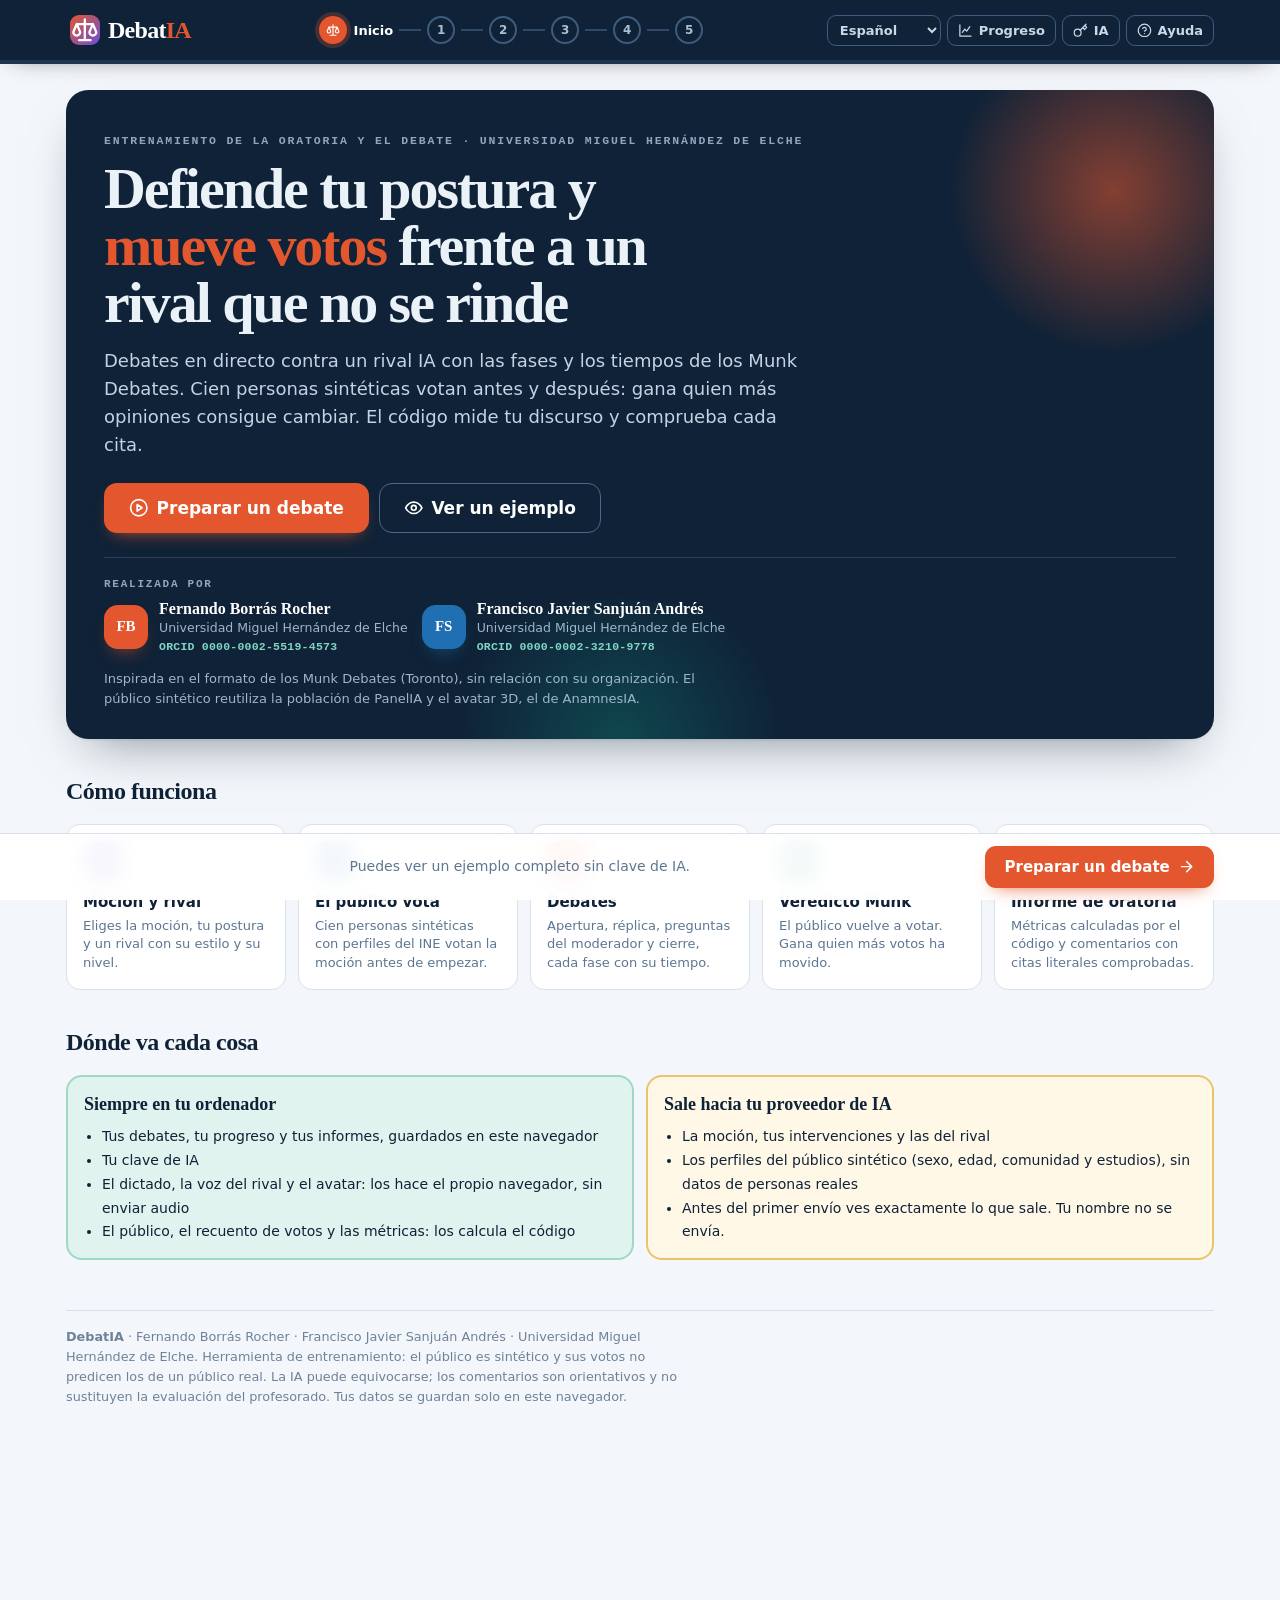
<file: index.html>
<!DOCTYPE html>
<html lang="es"><head><meta charset="utf-8"><meta name="viewport" content="width=device-width,initial-scale=1"><meta name="theme-color" content="#0F2237">
<meta http-equiv="Content-Security-Policy" content="default-src 'none'; script-src 'unsafe-inline'; style-src 'unsafe-inline' https://fonts.googleapis.com; font-src https://fonts.gstatic.com; img-src data: blob:; media-src blob: data:; connect-src https://api.openai.com https://generativelanguage.googleapis.com https://api.anthropic.com 'self' blob:; base-uri 'none'; form-action 'none'">
<meta name="author" content="Fernando Borrás Rocher; Francisco Javier Sanjuán Andrés">
<meta name="description" content="Debate en directo contra un rival IA sobre una moción, con fases y tiempos al estilo de los Munk Debates. Un panel de 100 personas sintéticas vota antes y después: gana quien más votos mueve. El código mide tu discurso y comprueba cada cita.">
<title>DebatIA · Entrenador de oratoria con debates al estilo Munk</title><link rel="preconnect" href="https://fonts.googleapis.com">
<link rel="preconnect" href="https://fonts.gstatic.com" crossorigin>
<link href="https://fonts.googleapis.com/css2?family=Bricolage+Grotesque:opsz,wght@12..96,500;12..96,700;12..96,800&family=Instrument+Sans:ital,wght@0,400;0,500;0,600;0,700;1,400&family=JetBrains+Mono:wght@400;600&display=swap" rel="stylesheet">

<style>
:root{
  --tinta:#0F2237; --acero:#2E4B6B; --acero-claro:#7C93AC; --gris:#5D7691;
  --papel:#F3F6FA; --blanco:#FFFFFF; --linea:#D8E0E9; --linea-2:#E8EEF4;
  --brasa:#E4572E; --brasa-osc:#C9441F; --brasa-suave:#FDEBE4;
  --forjado:#0E7C6B; --forjado-suave:#E0F3EE; --aviso:#8A3617;
  --c-ctx:#1F6FB2; --c-comp:#6B4FD8; --c-rda:#0E8C7A; --c-tema:#C98200; --c-eval:#E4572E; --c-final:#2E4B6B;
  --sombra:0 1px 0 rgba(15,34,55,.05), 0 14px 34px -22px rgba(15,34,55,.45);
  --sombra-alta:0 2px 0 rgba(15,34,55,.04), 0 22px 50px -24px rgba(15,34,55,.55);
  --r:14px;
  --display:"Bricolage Grotesque",Georgia,serif;
  --texto:"Instrument Sans",system-ui,-apple-system,"Segoe UI",sans-serif;
  --mono:"JetBrains Mono",ui-monospace,monospace;
}
*{box-sizing:border-box}
html,body{margin:0;padding:0}
body{background:var(--papel);color:var(--tinta);font-family:var(--texto);font-size:16px;line-height:1.55;-webkit-font-smoothing:antialiased;padding-bottom:84px}
a{color:var(--acero)}
:focus-visible{outline:3px solid var(--brasa);outline-offset:2px;border-radius:6px}
.hidden{display:none!important}
svg.i{width:1.15em;height:1.15em;vertical-align:-.2em;fill:none;stroke:currentColor;stroke-width:2;stroke-linecap:round;stroke-linejoin:round;flex:none}
code{font-family:var(--mono);font-size:.85em;background:var(--linea-2);padding:1px 5px;border-radius:5px}

/* Barra superior */
.topbar{position:sticky;top:0;z-index:40;background:var(--tinta);color:#EAF1F7;box-shadow:0 6px 24px -14px rgba(0,0,0,.6)}
.tb-in{max-width:1180px;margin:0 auto;padding:10px 16px;display:flex;align-items:center;gap:14px}
.logo{background:none;border:0;color:#fff;font-family:var(--display);font-weight:800;font-size:24px;letter-spacing:-.03em;cursor:pointer;padding:2px 4px;display:flex;align-items:center;gap:8px}
.logo em{font-style:normal;color:var(--brasa)}
.logo .anv{width:30px;height:30px;border-radius:9px;background:var(--brasa);display:grid;place-items:center;color:#fff}
.stepper{flex:1;display:flex;align-items:center;justify-content:center;min-width:0}
.sdot{display:flex;align-items:center;gap:7px;background:none;border:0;color:#8FA7BE;font:600 13px var(--texto);padding:6px;cursor:pointer;border-radius:10px;white-space:nowrap}
.sdot:disabled{cursor:not-allowed;opacity:.45}
.sdot .n{width:28px;height:28px;border-radius:50%;display:grid;place-items:center;border:2px solid #3E5C7D;font-size:12px;color:#A9C0D4;transition:all .2s}
.sdot .n svg{width:14px;height:14px}
.sdot[data-state="done"] .n{background:var(--forjado);border-color:var(--forjado);color:#fff}
.sdot[data-state="now"]{color:#fff}
.sdot[data-state="now"] .n{background:var(--brasa);border-color:var(--brasa);color:#fff;box-shadow:0 0 0 4px rgba(228,87,46,.25)}
.sdot:not(:disabled):hover{background:rgba(255,255,255,.06)}
.sline{flex:0 1 26px;height:2px;background:#2F4A68;min-width:6px}
.sline.on{background:var(--forjado)}
.tb-tools{display:flex;gap:6px}
.tb-btn{background:transparent;border:1px solid #3E5C7D;color:#C9D8E6;border-radius:9px;padding:6px 10px;font:600 13px var(--texto);cursor:pointer;display:flex;align-items:center;gap:6px}
.tb-btn:hover{border-color:var(--brasa);color:#fff}
.progress{height:4px;background:#1E3550}
.progress span{display:block;height:100%;width:0;background:linear-gradient(90deg,var(--brasa),#F59E0B);transition:width .4s}
@media(max-width:960px){.sdot .lbl{display:none}.sdot[data-state="now"] .lbl{display:inline}}
@media(max-width:720px){
  .tb-in{flex-wrap:wrap;gap:8px}
  .stepper{order:3;flex-basis:100%;justify-content:space-between}
  .sdot[data-state="now"] .lbl{display:none}
  .tb-btn .lbl{display:none}
}

/* Pantallas */
main{max-width:1180px;margin:0 auto;padding:26px 16px 40px}
.screen{display:none}
.screen.on{display:block}
@media(prefers-reduced-motion:no-preference){.screen.on{animation:rise .35s cubic-bezier(.2,.7,.3,1) both}@keyframes rise{from{opacity:0;transform:translateY(10px)}to{opacity:1;transform:none}}}
.sh{display:flex;gap:18px;align-items:flex-start;margin:4px 0 22px}
.sh-ico{width:64px;height:64px;border-radius:18px;background:var(--c,var(--brasa));color:#fff;display:grid;place-items:center;flex:none;box-shadow:0 12px 24px -14px var(--c,var(--brasa))}
.sh-ico svg{width:32px;height:32px}
.sh-step{font:600 12px var(--mono);letter-spacing:.12em;text-transform:uppercase;color:var(--acero-claro);margin:4px 0}
.sh h2{font-family:var(--display);font-weight:800;font-size:clamp(26px,3.6vw,38px);letter-spacing:-.025em;line-height:1.05;margin:0 0 6px}
.sh-lede{margin:0;color:var(--gris);font-size:16.5px;max-width:70ch}
@media(max-width:600px){.sh-ico{width:48px;height:48px;border-radius:14px}.sh-ico svg{width:24px;height:24px}}

.card{background:var(--blanco);border:1px solid var(--linea);border-radius:var(--r);box-shadow:var(--sombra);padding:20px;margin-bottom:18px}
.card h3{font-family:var(--display);font-weight:700;font-size:19px;letter-spacing:-.01em;margin:0 0 4px;display:flex;align-items:center;gap:9px}
.card h3 .num{width:26px;height:26px;border-radius:8px;background:var(--tinta);color:#fff;font:700 13px var(--mono);display:grid;place-items:center}
.card .sub{margin:0 0 14px;color:var(--gris);font-size:14px}
.grid2{display:grid;grid-template-columns:1fr 1fr;gap:14px}
.cols{display:grid;grid-template-columns:minmax(0,1.45fr) minmax(0,1fr);gap:20px;align-items:start}
.sticky{position:sticky;top:96px}
@media(max-width:900px){.cols{grid-template-columns:1fr}.sticky{position:static}}
@media(max-width:640px){.grid2{grid-template-columns:1fr}}

label,.lab{display:block;font-size:13.5px;font-weight:600;margin:0 0 6px;color:var(--acero)}
label small,.lab small{font-weight:500;color:var(--acero-claro)}
input[type=text],input[type=password],input[type=number],textarea,select{width:100%;padding:11px 13px;border:1.5px solid var(--linea);border-radius:10px;font-family:var(--texto);font-size:15px;color:var(--tinta);background:#fff;transition:border-color .15s,box-shadow .15s}
input:focus,textarea:focus,select:focus{outline:none;border-color:var(--acero-claro);box-shadow:0 0 0 4px rgba(124,147,172,.18)}
input.bad{border-color:var(--brasa);box-shadow:0 0 0 4px rgba(228,87,46,.15)}
textarea{resize:vertical;min-height:96px;line-height:1.5}
input::placeholder,textarea::placeholder{color:#9DB0C2}
.field{margin-bottom:16px}
.help{font-size:12.8px;color:var(--gris);margin:6px 0 0}
.help b{color:var(--acero)}

button{font-family:var(--texto);cursor:pointer}
.btn{display:inline-flex;align-items:center;gap:8px;border-radius:11px;font-weight:600;font-size:15px;border:1.5px solid transparent;padding:11px 18px;transition:transform .08s,background .15s,border-color .15s;text-decoration:none;line-height:1.2}
.btn:active{transform:translateY(1px)}
.btn-primary{background:var(--brasa);color:#fff;box-shadow:0 8px 18px -10px var(--brasa)}
.btn-primary:hover{background:var(--brasa-osc)}
.btn-big{font-size:17px;padding:14px 24px;border-radius:13px}
.btn-dark{background:var(--tinta);color:#fff}
.btn-dark:hover{background:#1c3656}
.btn-ghost{background:#fff;border-color:var(--linea);color:var(--acero)}
.btn-ghost:hover{border-color:var(--acero-claro);background:#F7FAFC}
.btn-ok{background:var(--forjado);color:#fff}
.btn-ok:hover{background:#0b6457}
.btn-word{background:#2B579A;color:#fff}
.btn-word:hover{background:#1e3f7a}
.btn-sm{padding:7px 12px;font-size:13.5px;border-radius:9px}
.btn:disabled{opacity:.55;cursor:not-allowed}
.actions{display:flex;gap:10px;flex-wrap:wrap;align-items:center}

.chips{display:flex;gap:8px;flex-wrap:wrap}
.chip{background:#fff;border:1.5px solid var(--linea);border-radius:999px;padding:7px 13px;font-size:13.5px;color:var(--acero);cursor:pointer;display:inline-flex;align-items:center;gap:6px;line-height:1.25;text-align:left}
.chip:hover{border-color:var(--brasa);color:var(--brasa)}
.chip[aria-pressed="true"]{background:var(--tinta);border-color:var(--tinta);color:#fff}
.chip.mini-ex{font-size:12.5px;padding:4px 10px;border-style:dashed}
.seg{display:flex;flex-wrap:wrap;gap:6px}
.seg button{border:1.5px solid var(--linea);background:#fff;border-radius:9px;padding:7px 11px;font-size:13.5px;font-weight:600;color:var(--acero)}
.seg button:hover{border-color:var(--acero-claro)}
.seg button[aria-pressed="true"]{background:var(--tinta);border-color:var(--tinta);color:#fff}

.meto{display:grid;grid-template-columns:repeat(auto-fill,minmax(180px,1fr));gap:8px}
.meto button{text-align:left;background:#fff;border:1.5px solid var(--linea);border-radius:12px;padding:10px 12px;color:var(--tinta)}
.meto button b{display:block;font-size:14px}
.meto button span{display:block;font-size:12.3px;color:var(--gris);line-height:1.35;margin-top:2px}
.meto button:hover{border-color:var(--acero-claro)}
.meto button[aria-pressed="true"]{border-color:var(--tinta);box-shadow:0 0 0 2px var(--tinta);background:var(--papel)}

.tip{display:flex;gap:12px;background:#FFF8E6;border:1px solid #F3DDA0;border-radius:12px;padding:13px 15px;font-size:14px;color:#6B4E00;margin-bottom:18px}
.tip svg{width:22px;height:22px;color:#C98200;flex:none;margin-top:1px}
.tip strong{color:#523B00}
.aviso{background:var(--brasa-suave);border:1px solid #F3C7B5;border-radius:12px;padding:13px 15px;font-size:14px;color:var(--aviso);margin-bottom:16px}
.okbox{background:var(--forjado-suave);border:1px solid #A9DCCF;border-radius:12px;padding:13px 15px;font-size:14px;color:#0B5A4E;margin-bottom:16px;display:flex;gap:12px;align-items:center;flex-wrap:wrap}

/* Inicio */
.hero{background:var(--tinta);color:#EAF1F7;border-radius:22px;padding:40px 36px;position:relative;overflow:hidden;margin-bottom:26px;box-shadow:var(--sombra-alta)}
.hero::before{content:"";position:absolute;right:-80px;top:-80px;width:360px;height:360px;border-radius:50%;background:radial-gradient(circle,rgba(228,87,46,.55),transparent 65%)}
.hero::after{content:"";position:absolute;left:30%;bottom:-140px;width:420px;height:280px;border-radius:50%;background:radial-gradient(circle,rgba(14,140,122,.35),transparent 65%)}
.hero>*{position:relative;z-index:1}
@media(max-width:600px){.hero{padding:28px 20px;border-radius:18px}}
.eyebrow{font:600 11.5px var(--mono);letter-spacing:.16em;text-transform:uppercase;color:#8FA7BE;margin:0 0 14px}
.hero h1{font-family:var(--display);font-weight:800;font-size:clamp(34px,5.4vw,58px);line-height:.98;letter-spacing:-.035em;margin:0 0 16px;max-width:17ch}
.hero h1 em{font-style:normal;color:var(--brasa)}
.hero p.lede{max-width:62ch;font-size:18px;color:#C3D3E2;margin:0 0 24px}
.hero .actions .btn-ghost{background:transparent;color:#fff;border-color:#4A6787}
.hero .actions .btn-ghost:hover{border-color:#fff}
.draft{margin-top:18px;background:rgba(255,255,255,.07);border:1px solid rgba(255,255,255,.18);border-radius:12px;padding:12px 14px;display:flex;gap:12px;align-items:center;flex-wrap:wrap;font-size:14.5px}
.sec-title{font-family:var(--display);font-weight:800;font-size:24px;letter-spacing:-.02em;margin:34px 0 6px}
.sec-sub{color:var(--gris);margin:0 0 16px}
.journey{display:grid;grid-template-columns:repeat(4,1fr);gap:12px}
.jstop{background:#fff;border:1px solid var(--linea);border-radius:14px;padding:16px;position:relative}
.jstop .ji{width:40px;height:40px;border-radius:12px;display:grid;place-items:center;color:#fff;background:var(--c);margin-bottom:10px}
.jstop .ji svg{width:20px;height:20px}
.jstop b{display:block;font-size:15px;margin-bottom:2px}
.jstop span{display:block;font-size:13px;color:var(--gris);line-height:1.45}
.jstop .jn{position:absolute;top:12px;right:14px;font:700 12px var(--mono);color:var(--acero-claro)}
@media(max-width:900px){.journey{grid-template-columns:1fr 1fr}}
@media(max-width:480px){.journey{grid-template-columns:1fr}}

.parts{display:grid;grid-template-columns:repeat(auto-fill,minmax(250px,1fr));gap:10px}
.part{display:flex;gap:12px;align-items:flex-start;background:#fff;border:1px solid var(--linea);border-radius:12px;padding:12px 14px}
.part .pi{width:34px;height:34px;border-radius:10px;background:color-mix(in srgb,var(--c) 14%,#fff);color:var(--c);display:grid;place-items:center;flex:none}
.part b{display:block;font-size:14.5px}
.part span{display:block;font-size:12.8px;color:var(--gris);line-height:1.4}

.examples{display:grid;grid-template-columns:repeat(auto-fill,minmax(230px,1fr));gap:14px}
.excard{background:#fff;border:1px solid var(--linea);border-radius:16px;padding:16px;display:flex;flex-direction:column;gap:8px;box-shadow:var(--sombra);position:relative;overflow:hidden;text-align:left;font:inherit;color:inherit;cursor:pointer;transition:transform .15s,box-shadow .15s}
.excard:hover{transform:translateY(-3px);box-shadow:var(--sombra-alta)}
.excard::before{content:"";position:absolute;left:0;top:0;right:0;height:5px;background:var(--c)}
.excard .emo{font-size:32px;line-height:1}
.excard .area{font:700 11px var(--mono);letter-spacing:.1em;text-transform:uppercase;color:var(--acero-claro)}
.excard b{font-family:var(--display);font-size:18px;letter-spacing:-.01em;line-height:1.15}
.excard p{margin:0;font-size:13.5px;color:var(--gris);flex:1}
.badge{display:inline-flex;align-items:center;gap:5px;font-size:12px;font-weight:700;color:var(--c);background:color-mix(in srgb,var(--c) 12%,#fff);border-radius:999px;padding:3px 9px;align-self:flex-start}

/* Clave */
.keyrow{display:flex;gap:8px}
.keyrow input{flex:1;font-family:var(--mono);font-size:14px}
.eye{width:46px;flex:none;border:1.5px solid var(--linea);background:#fff;border-radius:10px;color:var(--acero);display:grid;place-items:center}
.light{display:flex;align-items:center;gap:10px;padding:12px 14px;border-radius:12px;background:var(--papel);margin-top:14px;font-size:14.5px;font-weight:600}
.light .bulbo{width:14px;height:14px;border-radius:50%;background:#B8C5D3;box-shadow:0 0 0 4px rgba(184,197,211,.3);flex:none}
.light[data-s="ok"] .bulbo{background:#16A34A;box-shadow:0 0 0 4px rgba(22,163,74,.22)}
.light[data-s="err"] .bulbo{background:var(--brasa);box-shadow:0 0 0 4px rgba(228,87,46,.22)}
.light[data-s="wait"] .bulbo{background:#F59E0B;box-shadow:0 0 0 4px rgba(245,158,11,.25)}
.olsteps{list-style:none;padding:0;margin:0;counter-reset:o;display:flex;flex-direction:column;gap:12px}
.olsteps li{counter-increment:o;display:flex;gap:12px;font-size:14.5px;align-items:flex-start}
.olsteps li::before{content:counter(o);width:28px;height:28px;border-radius:50%;background:var(--brasa-suave);color:var(--brasa);font:700 13px var(--mono);display:grid;place-items:center;flex:none}

/* Acordeones */
.acc{background:#fff;border:1px solid var(--linea);border-radius:var(--r);margin-bottom:12px;box-shadow:var(--sombra);overflow:hidden}
.acc>summary{list-style:none;cursor:pointer;padding:15px 18px;display:flex;align-items:center;gap:12px}
.acc>summary::-webkit-details-marker{display:none}
.acc>summary .ai{width:36px;height:36px;border-radius:10px;background:var(--papel);color:var(--acero);display:grid;place-items:center;flex:none}
.acc[open]>summary .ai{background:var(--tinta);color:#fff}
.acc>summary b{font-family:var(--display);font-size:17px;display:block}
.acc>summary small{display:block;color:var(--gris);font-size:13px}
.acc>summary .chev{margin-left:auto;transition:transform .2s;color:var(--acero-claro)}
.acc[open]>summary .chev{transform:rotate(180deg)}
.acc .inner{padding:4px 18px 18px;border-top:1px solid var(--linea-2)}
.acc .inner>*:first-child{margin-top:14px}
.prompt-ta{font-family:var(--mono);font-size:12.3px;min-height:130px;background:#FBFDFE}

/* Resumen lateral */
.sum h3{margin-bottom:10px}
.stats{display:grid;grid-template-columns:1fr 1fr;gap:8px;margin-bottom:14px}
.stat{background:var(--papel);border-radius:12px;padding:10px 12px}
.stat b{display:block;font:800 24px var(--display);letter-spacing:-.02em;line-height:1.1}
.stat span{font-size:12.3px;color:var(--gris)}
.checks{list-style:none;margin:0;padding:0;display:flex;flex-direction:column;gap:6px;font-size:14px}
.checks li{display:flex;gap:9px;align-items:center;color:var(--gris)}
.checks li .ck{width:20px;height:20px;border-radius:50%;border:2px solid var(--linea);display:grid;place-items:center;flex:none}
.checks li.on{color:var(--tinta)}
.checks li.on .ck{background:var(--forjado);border-color:var(--forjado);color:#fff}
.checks li .ck svg{width:12px;height:12px}
.docname{margin-top:14px;padding:11px 13px;border-radius:11px;background:var(--tinta);color:#C3D3E2;font-size:13.5px}
.docname b{color:#fff}

/* Generación */
.agents{display:flex;flex-direction:column;gap:10px}
.agent{background:#fff;border:1px solid var(--linea);border-radius:var(--r);box-shadow:var(--sombra);overflow:hidden;transition:border-color .2s}
.agent-h{display:flex;align-items:center;gap:14px;padding:14px 16px;cursor:pointer}
.agent .ai{width:42px;height:42px;border-radius:12px;background:color-mix(in srgb,var(--c) 14%,#fff);color:var(--c);display:grid;place-items:center;flex:none;transition:all .2s}
.agent .ai svg{width:20px;height:20px}
.agent-t{flex:1;min-width:0}
.agent-t b{display:block;font-family:var(--display);font-size:16.5px}
.agent-t span{display:block;font-size:13px;color:var(--gris)}
.pill{font-size:12.5px;font-weight:700;border-radius:999px;padding:4px 10px;background:var(--linea-2);color:var(--gris);white-space:nowrap}
.agent[data-s="run"]{border-color:#F59E0B}
.agent[data-s="run"] .ai{background:var(--c);color:#fff;animation:pulse 1s infinite alternate}
.agent[data-s="run"] .pill{background:#FFF1D6;color:#8A5A00}
.agent[data-s="ok"] .ai{background:var(--c);color:#fff}
.agent[data-s="ok"] .pill{background:var(--forjado-suave);color:var(--forjado)}
.agent[data-s="err"]{border-color:var(--brasa)}
.agent[data-s="err"] .pill{background:var(--brasa-suave);color:var(--brasa)}
.agent-b{display:none;padding:4px 18px 16px 72px;font-size:14px;border-top:1px solid var(--linea-2);background:#FBFDFE}
.agent.open .agent-b{display:block}
@media(max-width:600px){.agent-b{padding-left:18px}}
@keyframes pulse{from{transform:scale(1);box-shadow:0 0 0 0 rgba(228,87,46,.5)}to{transform:scale(1.06);box-shadow:0 0 0 10px rgba(228,87,46,0)}}
.forging{display:flex;align-items:center;gap:14px;padding:16px 18px;border-radius:14px;background:var(--tinta);color:#fff;margin-bottom:16px}
.forging .spark{width:44px;height:44px;border-radius:12px;background:var(--brasa);display:grid;place-items:center;flex:none;animation:pulse 1s infinite alternate}
.forging.done .spark{background:var(--forjado);animation:none}
.forging.err .spark{animation:none}
.forging b{font-family:var(--display);font-size:18px;display:block}
.forging span{font-size:14px;color:#C3D3E2}
.mini-list{margin:10px 0 0;padding:0;list-style:none}
.mini-list li{padding:5px 0;border-bottom:1px solid var(--linea-2)}
.mini-list li:last-child{border-bottom:0}
.code{display:inline-block;font:700 11px var(--mono);border-radius:5px;padding:1px 6px;margin-right:6px;background:var(--linea-2);color:var(--acero)}

/* Guía */
.res-head{display:flex;gap:14px;align-items:center;flex-wrap:wrap;margin-bottom:16px}
.res-head h2{font-family:var(--display);font-weight:800;font-size:clamp(24px,3vw,32px);letter-spacing:-.02em;margin:0;flex:1;min-width:240px;line-height:1.1}
.doc{background:#fff;border:1px solid var(--linea);border-radius:18px;box-shadow:var(--sombra-alta);padding:40px 44px;max-width:900px;margin:0 auto}
@media(max-width:700px){.doc{padding:22px 16px}}
.doc-h{border-bottom:3px solid var(--tinta);padding-bottom:18px;margin-bottom:26px}
.doc-kind{font:600 12px var(--mono);letter-spacing:.12em;text-transform:uppercase;color:var(--brasa);margin:0 0 6px}
.doc-h h1{font-family:var(--display);font-weight:800;font-size:clamp(26px,3.4vw,36px);letter-spacing:-.025em;line-height:1.05;margin:0 0 12px}
.meta{display:flex;flex-wrap:wrap;gap:6px}
.meta span{font-size:12.8px;font-weight:600;background:var(--papel);color:var(--acero);border-radius:999px;padding:4px 11px}
.dsec{margin-bottom:28px}
.dsec h2{font-family:var(--display);font-weight:700;font-size:20px;letter-spacing:-.01em;margin:0 0 10px;display:flex;align-items:center;gap:10px}
.dsec h2 .num{width:28px;height:28px;border-radius:8px;background:var(--tinta);color:#fff;font:700 13px var(--mono);display:grid;place-items:center;flex:none}
.dsec p{margin:0 0 10px;max-width:75ch}
.sublab{font-size:13px;font-weight:700;color:var(--acero-claro);margin:14px 0 6px}
.row{display:flex;gap:10px;padding:8px 0;border-bottom:1px solid var(--linea-2);font-size:14.5px;align-items:flex-start}
.row:last-child{border-bottom:0}
.row .code{margin-top:2px;flex:none}
.code.cg{background:#E6F0FA;color:var(--c-ctx)}
.code.ce{background:#EEEAFB;color:var(--c-comp)}
.code.bl{background:var(--forjado-suave);color:var(--forjado)}
.code.tm{background:var(--tinta);color:#fff}
.row .hrs{margin-left:auto;font-size:12.5px;color:var(--gris);white-space:nowrap}
.blk{font-weight:700;margin:16px 0 4px;display:flex;gap:8px;align-items:baseline}
.blk small{font-weight:500;color:var(--gris)}
.tbl-wrap{overflow-x:auto}
table.t{width:100%;border-collapse:collapse;font-size:14px}
table.t th{background:var(--tinta);color:#fff;text-align:left;padding:9px 11px;font-size:12.5px;font-weight:700}
table.t td{padding:9px 11px;border-bottom:1px solid var(--linea-2);vertical-align:top}
table.t tr:nth-child(even) td{background:#FAFCFE}
.peso{font-weight:800;color:var(--brasa);white-space:nowrap}
.note{margin-top:12px;padding:11px 14px;background:var(--papel);border-left:4px solid var(--forjado);border-radius:8px;font-size:14px}
.demo-flag{background:#FFF8E6;border:1px solid #F3DDA0;color:#6B4E00;border-radius:12px;padding:11px 15px;font-size:14px;margin:0 auto 16px;max-width:900px;display:flex;gap:10px;align-items:center;flex-wrap:wrap}
.demo-flag svg{color:#C98200}

/* Navegación inferior */
.bottomnav{position:fixed;left:0;right:0;bottom:0;z-index:35;background:rgba(255,255,255,.94);backdrop-filter:blur(10px);-webkit-backdrop-filter:blur(10px);border-top:1px solid var(--linea)}
.bn-in{max-width:1180px;margin:0 auto;padding:12px 16px;display:flex;align-items:center;gap:12px}
.bn-hint{flex:1;text-align:center;font-size:14px;color:var(--gris)}
.bn-hint b{color:var(--tinta)}
@media(max-width:600px){.bn-hint{display:none}.bn-in{justify-content:space-between}}

/* Modal */
.modal{position:fixed;inset:0;z-index:60;background:rgba(15,34,55,.55);display:none;align-items:flex-start;justify-content:center;padding:6vh 16px;overflow:auto}
.modal.on{display:flex}
.modal-box{background:#fff;border-radius:18px;max-width:760px;width:100%;box-shadow:var(--sombra-alta);overflow:hidden}
.modal-head{display:flex;align-items:center;gap:12px;padding:16px 20px;background:var(--tinta);color:#fff}
.modal-head h2{font-family:var(--display);font-size:22px;margin:0;flex:1}
.modal-head button{background:transparent;border:1px solid #4A6787;color:#fff;border-radius:9px;padding:6px 10px}
.modal-body{padding:18px 20px 22px}
.glos{display:grid;grid-template-columns:1fr 1fr;gap:10px}
@media(max-width:600px){.glos{grid-template-columns:1fr}}
.glos div{background:var(--papel);border-radius:12px;padding:12px 14px}
.glos b{display:block;font-family:var(--display);font-size:16px;margin-bottom:2px}
.glos span{font-size:13.8px;color:var(--acero)}
.hist{display:flex;align-items:center;gap:12px;padding:12px 14px;border:1px solid var(--linea);border-radius:12px;margin-bottom:8px}
.hist-t{flex:1;min-width:0;cursor:pointer}
.hist-t b{display:block;font-size:15px}
.hist-t span{font-size:12.8px;color:var(--gris)}
.hist:hover{border-color:var(--acero-claro)}
.iconbtn{width:34px;height:34px;border-radius:9px;border:1.5px solid var(--linea);background:#fff;color:var(--acero);display:grid;place-items:center;padding:0}
.iconbtn:hover{border-color:var(--brasa);color:var(--brasa)}
.empty{text-align:center;color:var(--gris);padding:30px 10px}

.toast{position:fixed;left:50%;bottom:96px;transform:translateX(-50%) translateY(20px);background:var(--tinta);color:#fff;padding:11px 18px;border-radius:12px;font-size:14.5px;font-weight:600;opacity:0;pointer-events:none;transition:all .25s;z-index:70;max-width:90vw;text-align:center;box-shadow:var(--sombra-alta)}
.toast.on{opacity:1;transform:translateX(-50%)}
footer{max-width:1180px;margin:0 auto;padding:0 16px 30px;font-size:13px;color:#6E8299}
footer hr{border:0;border-top:1px solid var(--linea);margin:0 0 14px}

@media print{
  body{background:#fff;padding:0}
  .topbar,.bottomnav,.res-head,.demo-flag,.okbox,footer,.toast,.modal{display:none!important}
  main{padding:0;max-width:none}
  .screen{display:none!important}
  
  .doc{box-shadow:none;border:0;padding:0;max-width:none}
  .dsec{break-inside:avoid-page}
  table.t th{-webkit-print-color-adjust:exact;print-color-adjust:exact}
}
/* ══ v2 ══ */
.grid3{display:grid;grid-template-columns:repeat(3,1fr);gap:12px}
@media(max-width:640px){.grid3{grid-template-columns:1fr}}
.feats{display:grid;grid-template-columns:repeat(4,1fr);gap:12px}
@media(max-width:960px){.feats{grid-template-columns:1fr 1fr}}
@media(max-width:520px){.feats{grid-template-columns:1fr}}
.feat{background:#fff;border:1px solid var(--linea);border-radius:14px;padding:16px;border-top:4px solid var(--c)}
.feat .pi{width:38px;height:38px;border-radius:11px;background:color-mix(in srgb,var(--c) 14%,#fff);color:var(--c);display:grid;place-items:center;margin-bottom:10px}
.feat b{display:block;font-family:var(--display);font-size:17px;margin-bottom:3px}
.feat span{display:block;font-size:13.5px;color:var(--gris);line-height:1.45}
.importbar{display:flex;gap:14px;align-items:center;flex-wrap:wrap;background:var(--tinta);color:#EAF1F7;border-radius:var(--r);padding:14px 16px;margin-bottom:18px}
.importbar .pi{width:40px;height:40px;border-radius:11px;background:var(--brasa);display:grid;place-items:center;flex:none}
.importbar b{display:block;font-size:15px}
.importbar span{display:block;font-size:13.3px;color:#A9C0D4}
.importbar .btn-dark{background:#fff;color:var(--tinta)}
.importbar .btn-dark:hover{background:#EAF1F7}
.inacc{border-top:1px solid var(--linea-2);margin-top:4px;padding-top:12px}
.inacc>summary{list-style:none;cursor:pointer;display:flex;align-items:center;gap:8px;font-size:14px;font-weight:600;color:var(--acero)}
.inacc>summary::-webkit-details-marker{display:none}
.inacc>summary .chev{margin-left:auto;transition:transform .2s;color:var(--acero-claro)}
.inacc[open]>summary .chev{transform:rotate(180deg)}
.rec{display:inline-block;font:700 11px var(--texto);background:var(--forjado-suave);color:var(--forjado);border-radius:999px;padding:2px 8px;vertical-align:2px;margin-left:4px}
.checkgrid{display:grid;grid-template-columns:1fr 1fr;gap:8px}
@media(max-width:560px){.checkgrid{grid-template-columns:1fr}}
.checkgrid label{display:flex;gap:9px;align-items:center;margin:0;padding:9px 11px;border-radius:10px;background:var(--papel);font-weight:500;color:var(--tinta);cursor:pointer;font-size:14px}
.checkgrid input{width:18px;height:18px;accent-color:var(--forjado);margin:0}
.checkgrid label:has(input:checked){background:var(--forjado-suave)}
.drop{display:flex;flex-direction:column;align-items:center;gap:4px;text-align:center;border:2px dashed var(--linea);border-radius:14px;padding:24px;cursor:pointer;color:var(--acero);margin:0;font-weight:500}
.drop svg{width:30px;height:30px;color:var(--brasa)}
.drop b{font-size:15px;color:var(--tinta)}
.drop span{font-size:13px;color:var(--gris)}
.drop.over,.drop:hover{border-color:var(--brasa);background:var(--brasa-suave)}



/* selector de idioma (65-i18n) */
.tb-lang{display:flex;align-items:center}.tb-sel{background:transparent;border:1px solid #3E5C7D;color:#C9D8E6;border-radius:9px;padding:6px 8px;font:600 13px var(--texto);cursor:pointer;max-width:120px}.tb-sel:hover{border-color:var(--brasa);color:#fff}.tb-sel:focus-visible{outline:2px solid var(--brasa);outline-offset:2px}.tb-sel option{color:#0F2237;background:#fff}
/* ══ Estilos propios de la app (se añaden a forja-base.css). Prefijo fa- para no chocar con clases de Forja ══ */
.logo .anv{background:linear-gradient(135deg,var(--brasa),#C98200)}
.hero{padding:44px 38px 30px}.hero h1{max-width:20ch}.fa-inicio{margin:14px 0 0;font-size:14px;color:#C3D3E2}.fa-inicio:empty{display:none}.fa-inicio b{color:#fff}
/* autores con ORCID */
.fa-autores{display:flex;gap:14px;align-items:center;flex-wrap:wrap;margin-top:24px;padding-top:20px;border-top:1px solid rgba(255,255,255,.14)}.fa-autores-cap{font:600 11px var(--mono);letter-spacing:.16em;text-transform:uppercase;color:#8FA7BE;width:100%;margin-bottom:-4px}
.fa-autor{display:flex;gap:11px;align-items:center}.fa-autor b{display:block;color:#fff;font:700 16px var(--display)}.fa-autor small{display:block;color:#9DB6CD;font-size:12.5px;max-width:34ch}.fa-av{width:44px;height:44px;border-radius:14px;background:var(--c);color:#fff;display:grid;place-items:center;font:800 15px var(--display);flex:none;box-shadow:0 10px 20px -12px var(--c)}.fa-x{font:300 26px var(--display);color:#5D7C9B}
.fa-orcid{display:block;margin-top:2px;font:600 11.5px var(--mono);letter-spacing:.02em;color:#7FD6C4!important;text-decoration:none}.fa-orcid:hover{text-decoration:underline}.fa-idea{width:100%;margin:2px 0 0;font-size:13px;color:#9DB6CD;max-width:72ch}
/* zonas «dónde va cada cosa» */
.zonas{display:grid;grid-template-columns:1fr 1fr;gap:12px}@media(max-width:760px){.zonas{grid-template-columns:1fr}}.zona{border-radius:16px;padding:14px 16px;border:2px solid}.zona.l{border-color:#9FD9C4;background:var(--forjado-suave)}.zona.n{border-color:#E9C46A;background:#FFF8E6}.zona h4{margin:0 0 6px;font-family:var(--display);font-size:18px}.zona ul{margin:0;padding-left:18px;font-size:14px;line-height:1.7}
.sec-title+.zonas,.sec-title+.journey{margin-top:14px}
/* formularios y utilidades */
.field input[type=text],.field input[type=number],.field select,.field textarea{width:100%;padding:10px 12px;border:1.5px solid var(--linea);border-radius:10px;font:15px var(--texto);background:#fff;color:var(--tinta)}.field textarea{line-height:1.55;resize:vertical}.field label{display:block;font:700 13px var(--texto);color:var(--acero);margin-bottom:5px}
.field input:focus,.field select:focus,.field textarea:focus{outline:none;border-color:var(--brasa);box-shadow:0 0 0 3px rgba(228,87,46,.18)}
.grid3{display:grid;grid-template-columns:repeat(3,1fr);gap:12px}.grid2{display:grid;grid-template-columns:1fr 1fr;gap:14px}@media(max-width:760px){.grid3,.grid2{grid-template-columns:1fr}}
.card .actions{margin-top:12px}.card h3{margin-top:0}.fa-chk{display:flex;gap:8px;align-items:center;font:500 14.5px var(--texto);cursor:pointer}
.fa-chip{display:inline-block;font:700 11.5px var(--texto);border-radius:999px;padding:3px 10px;background:var(--linea-2);color:var(--acero)}.fa-chip.ok{background:var(--forjado-suave);color:#0B5A4E}.fa-chip.aviso{background:#FFF1D6;color:#7A4B00}.fa-chip.error{background:var(--brasa-suave);color:var(--aviso)}
.fa-pre{white-space:pre-wrap;font:12.5px/1.5 var(--mono);background:#0B1C2E;color:#D6E4F0;border-radius:12px;padding:12px;max-height:300px;overflow:auto}
.spin{display:inline-block;width:14px;height:14px;border:2px solid var(--linea);border-top-color:var(--brasa);border-radius:50%;animation:fa-s .8s linear infinite;vertical-align:-2px}@keyframes fa-s{to{transform:rotate(360deg)}}
.fa-foot{max-width:1180px;margin:10px auto 0;padding:0 16px 110px}.fa-foot hr{border:0;border-top:1px solid var(--linea);margin:0 0 16px}.fa-foot p{margin:0;font-size:12.8px;color:#6E8299;max-width:76ch;line-height:1.55}
.glos div{display:block;margin-bottom:12px}.glos b{display:block}
table{border-collapse:collapse;width:100%;font-size:13.8px}th{background:var(--papel);color:var(--acero);font:700 11px var(--mono);letter-spacing:.07em;text-transform:uppercase;text-align:left}td,th{padding:10px 12px;border-bottom:1px solid var(--linea-2);vertical-align:top}.table-wrap{overflow-x:auto}
/* barra superior con muchos pasos: solo el actual lleva nombre (evita desbordes) */
.tb-in{gap:10px}.stepper{min-width:0;flex:1 1 auto;justify-content:center;gap:2px}.sdot:not([data-state="now"]) .lbl{display:none}.sdot{padding-left:4px;padding-right:4px}.sline{min-width:8px;flex:0 1 22px}.logo,.tb-tools{flex:none}
@media(max-width:900px){.tb-btn .lbl{display:none}}@media(max-width:720px){.hero{padding:28px 20px 24px}}
@media (prefers-reduced-motion:reduce){*{transition:none!important;animation:none!important}}

/* ══ AnamnesIA: estilos propios. Prefijo an- (las clases de Forja no se reutilizan). ══ */
/* opciones de dificultad y modo */
.an-opts{display:grid;grid-template-columns:repeat(3,minmax(0,1fr));gap:10px}
@media(max-width:620px){.an-opts{grid-template-columns:1fr}}
.an-opt{display:flex;gap:10px;align-items:flex-start;text-align:left;padding:12px 13px;border:1.5px solid var(--linea);border-radius:12px;background:#fff;cursor:pointer;font:inherit;color:inherit}
.an-opt:hover{border-color:var(--acero-claro)}
.an-opt[aria-pressed="true"]{border-color:var(--brasa);background:var(--brasa-suave);box-shadow:0 0 0 3px rgba(228,87,46,.12)}
.an-opt b{display:block;font:700 15px var(--display)}.an-opt small{display:block;color:var(--gris);font-size:12.5px;line-height:1.45}
.an-opt .an-emoji{font-size:20px;line-height:1.1;flex:none}
.an-modo{margin:12px 0 0;padding:11px 13px;border-radius:11px;background:var(--papel);border-left:4px solid var(--acero-claro);font-size:14px;line-height:1.55}
.an-modo:empty{display:none}
/* sala: chat + panel */
.an-sala{display:grid;grid-template-columns:minmax(0,1fr) minmax(0,320px);gap:14px;align-items:start}
@media(max-width:900px){.an-sala{grid-template-columns:minmax(0,1fr)}.an-panel{order:-1}}
.an-chatcard{display:flex;flex-direction:column;min-height:460px}
.an-paciente{display:flex;gap:11px;align-items:center;padding-bottom:12px;border-bottom:1px solid var(--linea-2);margin-bottom:12px}
.an-paciente .an-cara{width:46px;height:46px;border-radius:14px;background:var(--papel);display:grid;place-items:center;font-size:25px;flex:none}
.an-paciente b{display:block;font:700 17px var(--display)}.an-paciente small{display:block;color:var(--gris);font-size:12.8px}
.an-msgs{flex:1 1 auto;overflow-y:auto;max-height:46vh;min-height:220px;display:flex;flex-direction:column;gap:11px;padding-right:4px}
.an-msg{display:flex;gap:9px;align-items:flex-start;max-width:88%}
.an-msg.yo{flex-direction:row-reverse;align-self:flex-end}
.an-msg.sistema,.an-msg.tutor{max-width:100%;align-self:stretch}
.an-av{width:32px;height:32px;border-radius:10px;display:grid;place-items:center;font-size:17px;flex:none;background:var(--papel)}
.an-msg.yo .an-av{background:var(--brasa-suave)}
.an-burbuja{background:var(--papel);border-radius:14px;padding:9px 13px;font-size:14.6px;line-height:1.6}
.an-msg.yo .an-burbuja{background:var(--tinta);color:#EAF1F8}
.an-msg.sistema .an-burbuja{background:#FFF8E6;border:1px solid #E9C46A;font-size:13.6px;width:100%}
.an-msg.tutor .an-burbuja{background:var(--forjado-suave);border:1px solid #9FD9C4;width:100%}
.an-rol{display:block;font:700 11px var(--mono);letter-spacing:.06em;text-transform:uppercase;color:var(--gris);margin-bottom:3px}
.an-msg.yo .an-rol{color:#9DB6CD}
.an-tts{background:none;border:0;cursor:pointer;font-size:13px;padding:2px 4px;opacity:.65;color:inherit}.an-tts:hover{opacity:1}
.an-puntos span{display:inline-block;width:6px;height:6px;margin-right:3px;border-radius:50%;background:var(--acero-claro);animation:an-p 1.2s infinite}
.an-puntos span:nth-child(2){animation-delay:.2s}.an-puntos span:nth-child(3){animation-delay:.4s}
@keyframes an-p{0%,60%,100%{opacity:.3}30%{opacity:1}}
.an-entrada{display:flex;gap:8px;align-items:flex-end;margin-top:12px;border-top:1px solid var(--linea-2);padding-top:12px}
.an-entrada textarea{flex:1 1 auto;min-height:42px;max-height:120px;padding:10px 12px;border:1.5px solid var(--linea);border-radius:12px;font:15px var(--texto);line-height:1.5;resize:none;color:var(--tinta)}
.an-entrada textarea:focus{outline:none;border-color:var(--brasa);box-shadow:0 0 0 3px rgba(228,87,46,.18)}
.an-mic.escuchando{background:var(--brasa);color:#fff;border-color:var(--brasa)}
/* marcador */
.an-marcador{display:grid;grid-template-columns:repeat(3,1fr);gap:8px;text-align:center}
.an-m small{display:block;font:600 10.5px var(--mono);letter-spacing:.05em;text-transform:uppercase;color:var(--gris);margin-top:2px}
.an-mn{font:800 21px var(--display);color:var(--tinta)}
.an-mn.alerta{color:var(--aviso)}.an-mn.bien{color:var(--forjado)}
/* checklist */
.an-h3{display:block;margin:0 0 10px;font:700 17px var(--display)}
.an-check{list-style:none;margin:0;padding:0;display:flex;flex-direction:column;gap:6px}
.an-check li{display:flex;gap:8px;align-items:center;font-size:13.8px;padding:6px 9px;border-radius:9px;background:var(--papel);color:var(--gris)}
.an-check li.hecho{background:var(--forjado-suave);color:#0B5A4E;font-weight:600}
.an-check .an-emoji{font-size:15px;flex:none}
.an-check .an-tic{margin-left:auto;font-weight:700}
/* pasos de generación */
.an-gen{margin:0;padding-left:20px;font-size:14.5px;line-height:1.9;color:var(--gris)}
.an-gen li.ahora{color:var(--tinta);font-weight:700}.an-gen li.listo{color:var(--forjado)}
/* evaluación */
.an-nota{display:flex;gap:18px;align-items:center;flex-wrap:wrap}
.an-cifra{font:800 54px/1 var(--display);color:var(--c,var(--tinta))}
.an-cal{font:700 18px var(--display);color:var(--c,var(--tinta))}
.an-nota small{display:block;color:var(--gris);font-size:13px}
.an-barra{height:9px;border-radius:999px;background:var(--linea-2);overflow:hidden;margin-top:7px;max-width:320px}
.an-barra i{display:block;height:100%;background:var(--c,var(--brasa))}
.an-dos{display:grid;grid-template-columns:340px minmax(0,1fr);gap:18px;align-items:start}
@media(max-width:760px){.an-dos{grid-template-columns:minmax(0,1fr)}}
.an-comp{list-style:none;margin:0;padding:0;display:flex;flex-direction:column;gap:9px}
.an-comp li{font-size:14px}.an-comp b{display:flex;justify-content:space-between;gap:8px;font:700 14px var(--texto)}
.an-comp small{color:var(--gris);font-size:12.8px;line-height:1.5}
.an-comp .an-barra{max-width:none;height:7px}
.an-rub{border:1px solid var(--linea);border-radius:12px;overflow:hidden;margin-bottom:11px}
.an-rub-h{display:flex;gap:9px;align-items:center;padding:9px 13px;background:var(--papel);font:700 15px var(--display)}
.an-niveles{display:grid;grid-template-columns:repeat(4,minmax(0,1fr));gap:6px;padding:10px 13px}
@media(max-width:700px){.an-niveles{grid-template-columns:1fr 1fr}}
.an-nivel{font-size:12.2px;line-height:1.45;padding:8px;border-radius:9px;background:var(--papel);color:var(--gris);border:1.5px solid transparent}
.an-nivel.aqui{background:var(--brasa-suave);border-color:var(--brasa);color:var(--tinta);font-weight:600}
.an-rub p{margin:0;padding:0 13px 11px;font-size:13.6px;color:var(--acero)}
.an-ck{list-style:none;margin:0;padding:0;display:flex;flex-direction:column;gap:7px}
.an-ck li{display:flex;gap:10px;align-items:flex-start;padding:9px 11px;border-radius:10px;background:var(--papel);font-size:14px}
.an-ck .an-est{font-weight:800;flex:none;width:20px;text-align:center}
.an-ck li.completo{background:var(--forjado-suave)}.an-ck li.completo .an-est{color:#0B5A4E}
.an-ck li.parcial{background:#FFF8E6}.an-ck li.parcial .an-est{color:#7A4B00}
.an-ck li.no_explorado{background:var(--brasa-suave)}.an-ck li.no_explorado .an-est{color:var(--aviso)}
.an-ck small{display:block;color:var(--gris);font-size:12.6px;line-height:1.5}
.an-ck .an-pts{margin-left:auto;font:700 12.5px var(--mono);color:var(--acero);flex:none}
.an-tr{display:flex;flex-direction:column;gap:9px;max-height:420px;overflow-y:auto}
.an-tr-m{padding:9px 12px;border-radius:11px;font-size:14px;line-height:1.55;background:var(--papel)}
.an-tr-m.yo{background:#EAF2FA;border-left:3px solid #1F6FB2}
.an-tag{display:inline-block;font:700 10.5px var(--mono);letter-spacing:.04em;text-transform:uppercase;border-radius:999px;padding:2px 8px;margin-top:5px}
.an-tag.abierta{background:#E0F3EE;color:#0B5A4E}
.an-tag.cerrada{background:var(--linea-2);color:var(--acero)}
.an-tag.compuesta{background:#FFF1D6;color:#7A4B00}
.an-tag.directiva{background:#EAE2FB;color:#4A2FA8}
.an-tag.buena_practica{background:#D7F0E8;color:#0B5A4E}
.an-tag.oportunidad_perdida{background:var(--brasa-suave);color:var(--aviso)}
.an-tag-c{display:block;font:400 12.4px var(--texto);text-transform:none;letter-spacing:0;color:var(--gris);margin-top:3px}
.an-hip{display:grid;grid-template-columns:120px minmax(0,1fr);gap:10px 14px;font-size:14px}
.an-hip dt{font:700 11px var(--mono);letter-spacing:.06em;text-transform:uppercase;color:var(--gris)}
.an-hip dd{margin:0}
.an-vd{font-weight:700}.an-vd.correcto{color:var(--forjado)}.an-vd.parcial{color:#7A4B00}.an-vd.incorrecto{color:var(--aviso)}
.an-listas{display:grid;grid-template-columns:repeat(auto-fit,minmax(230px,1fr));gap:14px}
.an-listas ul{margin:6px 0 0;padding-left:18px;font-size:14px;line-height:1.65}
/* progreso */
.an-stats{display:grid;grid-template-columns:repeat(4,1fr);gap:10px;text-align:center}
@media(max-width:620px){.an-stats{grid-template-columns:1fr 1fr}}
.an-sesiones{list-style:none;margin:0;padding:0;display:flex;flex-direction:column;gap:7px}
.an-sesiones li{display:flex;gap:10px;align-items:center;padding:9px 12px;border-radius:11px;background:var(--papel);font-size:14px}
.an-sesiones .an-emoji{font-size:19px;flex:none}
.an-sesiones b{font:700 14.5px var(--texto)}.an-sesiones small{display:block;color:var(--gris);font-size:12.4px}
.an-sesiones .an-pts{margin-left:auto;font:800 17px var(--display);flex:none}
.an-avatar{margin-bottom:12px}.an-avatar-lienzo{height:280px;border-radius:14px;background:linear-gradient(#EEF2F6,#DCE3EA);overflow:hidden}.an-avatar .help{margin:4px 0 0}

/* ══ DebatIA: estilos propios. Prefijo db- (las clases de Forja no se reutilizan). ══ */
.logo .anv{background:linear-gradient(135deg,var(--brasa),#6B4FD8)}
.grid4{display:grid;grid-template-columns:repeat(4,minmax(0,1fr));gap:12px}@media(max-width:760px){.grid4{grid-template-columns:1fr 1fr}}
.field input[type=number]{width:100%}
.db-h4{margin:16px 0 8px;font:700 14px var(--display);color:var(--acero)}
.db-opts{display:grid;grid-template-columns:repeat(3,minmax(0,1fr));gap:10px}.db-opts.db-4{grid-template-columns:repeat(4,minmax(0,1fr))}.db-opts.db-2{grid-template-columns:repeat(2,minmax(0,1fr))}
@media(max-width:820px){.db-opts.db-4{grid-template-columns:1fr 1fr}}@media(max-width:620px){.db-opts,.db-opts.db-4,.db-opts.db-2{grid-template-columns:minmax(0,1fr)}}
.db-opt{display:flex;gap:10px;align-items:flex-start;text-align:left;padding:12px 13px;border:1.5px solid var(--linea);border-radius:12px;background:#fff;cursor:pointer;font:inherit;color:inherit;min-height:48px}
.db-opt:hover{border-color:var(--acero-claro)}.db-opt[aria-checked="true"]{border-color:var(--brasa);background:var(--brasa-suave);box-shadow:0 0 0 3px rgba(228,87,46,.12)}
.db-opt b{display:block;font:700 15px var(--display)}.db-opt small{display:block;color:var(--gris);font-size:12.5px;line-height:1.45}.db-opt .db-emo{font-size:20px;line-height:1.1;flex:none}
.db-rivales{display:grid;grid-template-columns:repeat(8,minmax(0,1fr));gap:8px}@media(max-width:900px){.db-rivales{grid-template-columns:repeat(4,minmax(0,1fr))}}
.db-rival{display:flex;flex-direction:column;align-items:center;gap:2px;padding:10px 4px;border:1.5px solid var(--linea);border-radius:12px;background:#fff;cursor:pointer;font:inherit;color:inherit}
.db-rival .db-emo{font-size:28px}.db-rival b{font:700 14px var(--display)}.db-rival small{color:var(--gris);font-size:12px}
.db-rival[aria-checked="true"]{border-color:var(--brasa);background:var(--brasa-suave);box-shadow:0 0 0 3px rgba(228,87,46,.12)}
/* barras de votos */
.db-votos{display:flex;flex-direction:column;gap:9px;margin-top:10px}
.db-vfila{display:grid;grid-template-columns:110px minmax(0,1fr) 64px;gap:10px;align-items:center;font-size:14px}
.db-vfila b{font:700 13.5px var(--texto)}.db-vfila span.db-pct{font:800 16px var(--display);text-align:right}
.db-vbar{height:14px;border-radius:999px;background:var(--linea-2);overflow:hidden}.db-vbar i{display:block;height:100%;border-radius:999px;background:var(--c)}
.db-comp{display:grid;grid-template-columns:repeat(auto-fit,minmax(210px,1fr));gap:14px;margin-top:12px}
.db-comp h4{margin:0 0 6px;font:700 12px var(--mono);letter-spacing:.06em;text-transform:uppercase;color:var(--gris)}
.db-comp ul{list-style:none;margin:0;padding:0;font-size:13.5px;line-height:1.75}.db-comp li{display:flex;justify-content:space-between;gap:8px;border-bottom:1px dashed var(--linea-2)}
.db-motivos{list-style:none;margin:12px 0 0;padding:0;display:flex;flex-direction:column;gap:7px}
.db-motivos li{padding:8px 11px;border-radius:10px;background:var(--papel);font-size:13.8px;line-height:1.5}.db-motivos small{display:block;color:var(--gris);font:600 11px var(--mono);letter-spacing:.03em}
/* sala del debate */
.db-sala{display:grid;grid-template-columns:minmax(0,1fr) minmax(0,300px);gap:14px;align-items:start}
@media(max-width:900px){.db-sala{grid-template-columns:minmax(0,1fr)}.db-panel{display:contents}.db-panel>.card{order:1}.db-panel>.db-reloj{order:-1}}
.db-chatcard{display:flex;flex-direction:column}
.db-rivalcab{display:flex;gap:11px;align-items:center;padding-bottom:12px;border-bottom:1px solid var(--linea-2);margin-bottom:12px}
.db-rivalcab .db-cara{width:46px;height:46px;border-radius:14px;background:var(--papel);display:grid;place-items:center;font-size:25px;flex:none}
.db-rivalcab b{display:block;font:700 17px var(--display)}.db-rivalcab small{display:block;color:var(--gris);font-size:12.8px}
.db-msgs{overflow-y:auto;max-height:52vh;min-height:200px;display:flex;flex-direction:column;gap:11px;padding-right:4px}
.db-msg{display:flex;gap:9px;align-items:flex-start;max-width:90%}.db-msg.estudiante{flex-direction:row-reverse;align-self:flex-end}
.db-msg.moderador{max-width:100%;align-self:stretch}
.db-av{width:32px;height:32px;border-radius:10px;display:grid;place-items:center;font-size:17px;flex:none;background:var(--papel)}
.db-burbuja{background:var(--papel);border-radius:14px;padding:9px 13px;font-size:14.6px;line-height:1.6}
.db-msg.estudiante .db-burbuja{background:var(--tinta);color:#EAF1F8}.db-msg.estudiante .db-av{background:var(--brasa-suave)}
.db-msg.moderador .db-burbuja{background:#FFF8E6;border:1px solid #E9C46A;width:100%}
.db-rol{display:block;font:700 11px var(--mono);letter-spacing:.06em;text-transform:uppercase;color:var(--gris);margin-bottom:3px}.db-msg.estudiante .db-rol{color:#9DB6CD}
.db-tts{background:none;border:0;cursor:pointer;font-size:13px;padding:2px 4px;opacity:.7;color:inherit}.db-tts:hover{opacity:1}
.db-nota{display:block;margin-top:6px;font-size:12px;color:var(--aviso)}.db-msg.estudiante .db-nota{color:#F6C9B8}
.db-entrada{margin-top:12px;border-top:1px solid var(--linea-2);padding-top:12px}
.db-entrada textarea{width:100%;min-height:110px;padding:10px 12px;border:1.5px solid var(--linea);border-radius:12px;font:15px var(--texto);line-height:1.55;resize:vertical;color:var(--tinta)}
.db-entrada textarea:focus{outline:none;border-color:var(--brasa);box-shadow:0 0 0 3px rgba(228,87,46,.18)}
.db-entrada textarea:disabled{background:var(--papel);color:var(--gris)}
.db-entrada-pie{display:flex;gap:10px;align-items:center;flex-wrap:wrap;margin-top:8px}.db-cuenta{flex:1 1 140px;font-size:12.8px;color:var(--gris)}
.db-turno{margin:0 0 8px;font:700 13.5px var(--texto);color:var(--acero)}.db-turno:empty{display:none}
.db-mic.escuchando{background:var(--brasa);color:#fff;border-color:var(--brasa)}
.db-reloj{text-align:center}.db-fase{display:block;font:700 11px var(--mono);letter-spacing:.08em;text-transform:uppercase;color:var(--gris)}
.db-tiempo{display:block;font:800 44px/1.1 var(--display);color:var(--tinta);margin:4px 0}.db-tiempo.pasado{color:var(--aviso)}
.db-reloj small{display:block;color:var(--gris);font-size:12.5px}.db-barra{max-width:none;margin-top:10px}
.db-plan{margin:0;padding:0;list-style:none;display:flex;flex-direction:column;gap:5px;font-size:13.2px}
.db-plan li{display:flex;gap:8px;align-items:center;padding:6px 9px;border-radius:9px;background:var(--papel);color:var(--gris)}
.db-plan li.hecho{background:var(--forjado-suave);color:#0B5A4E}.db-plan li.ahora{background:var(--brasa-suave);color:var(--tinta);font-weight:700;box-shadow:inset 3px 0 0 var(--brasa)}
.db-plan .db-quien{margin-left:auto;font:600 11px var(--mono)}
/* veredicto */
.db-ganador{display:flex;gap:16px;align-items:center;flex-wrap:wrap}.db-ganador .db-emo{font-size:44px}
.db-ganador b{display:block;font:800 24px var(--display);color:var(--c,var(--tinta))}.db-ganador small{display:block;color:var(--gris);font-size:13.5px}
.db-duelo{display:grid;grid-template-columns:1fr 1fr;gap:14px}@media(max-width:700px){.db-duelo{grid-template-columns:minmax(0,1fr)}}
.db-lado{border:1.5px solid var(--linea);border-radius:14px;padding:12px 14px}.db-lado.gana{border-color:var(--forjado);background:var(--forjado-suave)}
.db-lado h4{margin:0 0 4px;font:700 15px var(--display)}.db-lado .db-gan{font:800 30px var(--display)}
.db-tr{border-collapse:collapse;width:100%;font-size:13.5px}.db-tr td,.db-tr th{text-align:center;padding:7px}.db-tr td.db-diag{background:var(--papel)}
.db-cita{margin:8px 0;padding:9px 12px;border-left:3px solid var(--c,var(--acero-claro));background:var(--papel);border-radius:0 10px 10px 0;font-size:14px;line-height:1.55}
.db-cita small{display:block;color:var(--gris);font:600 11px var(--mono);margin-top:3px}
.db-tabla{max-height:420px;overflow:auto}.db-tabla th{position:sticky;top:0;z-index:1}
/* informe */
.db-metricas{display:grid;grid-template-columns:repeat(auto-fit,minmax(150px,1fr));gap:10px}
.db-met{background:var(--papel);border-radius:12px;padding:10px 12px}.db-met b{display:block;font:800 22px var(--display)}.db-met small{display:block;color:var(--gris);font-size:12.2px;line-height:1.4}
.db-met.alerta b{color:var(--aviso)}.db-met.bien b{color:var(--forjado)}
.db-ok{color:var(--forjado);font-weight:700}.db-ko{color:var(--aviso);font-weight:700}

[hidden]{display:none!important}
</style></head>
<body>
<svg style="display:none" aria-hidden="true">
  <symbol id="i-key" viewBox="0 0 24 24"><circle cx="7.5" cy="15.5" r="5.5"/><path d="m21 2-9.6 9.6"/><path d="m15.5 7.5 3 3L22 7l-3-3"/></symbol>
  <symbol id="i-grid" viewBox="0 0 24 24"><rect x="3" y="3" width="7" height="7" rx="1.5"/><rect x="14" y="3" width="7" height="7" rx="1.5"/><rect x="3" y="14" width="7" height="7" rx="1.5"/><rect x="14" y="14" width="7" height="7" rx="1.5"/></symbol>
  <symbol id="i-pencil" viewBox="0 0 24 24"><path d="M17 3a2.85 2.83 0 1 1 4 4L7.5 20.5 2 22l1.5-5.5Z"/></symbol>
  <symbol id="i-sliders" viewBox="0 0 24 24"><path d="M4 21v-7M4 10V3M12 21v-9M12 8V3M20 21v-5M20 12V3M1 14h6M9 8h6M17 16h6"/></symbol>
  <symbol id="i-play" viewBox="0 0 24 24"><circle cx="12" cy="12" r="10"/><path d="m10 8 6 4-6 4z"/></symbol>
  <symbol id="i-rocket" viewBox="0 0 24 24"><path d="M4.5 16.5c-1.5 1.26-2 5-2 5s3.74-.5 5-2c.71-.84.7-2.13-.09-2.91a2.18 2.18 0 0 0-2.91-.09z"/><path d="m12 15-3-3a22 22 0 0 1 2-3.95A12.88 12.88 0 0 1 22 2c0 2.72-.78 7.5-6 11a22.35 22.35 0 0 1-4 2z"/><path d="M9 12H4s.55-3.03 2-4c1.62-1.08 5 0 5 0"/><path d="M12 15v5s3.03-.55 4-2c1.08-1.62 0-5 0-5"/></symbol>
  <symbol id="i-chat" viewBox="0 0 24 24"><path d="M21 15a2 2 0 0 1-2 2H7l-4 4V5a2 2 0 0 1 2-2h14a2 2 0 0 1 2 2z"/><path d="M8 9h8M8 13h5"/></symbol>
  <symbol id="i-quiz" viewBox="0 0 24 24"><path d="m3 17 2 2 4-4"/><path d="m3 7 2 2 4-4"/><path d="M13 6h8M13 12h8M13 18h8"/></symbol>
  <symbol id="i-cards" viewBox="0 0 24 24"><rect x="8" y="8" width="14" height="14" rx="2"/><path d="M4 16c-1.1 0-2-.9-2-2V4c0-1.1.9-2 2-2h10c1.1 0 2 .9 2 2"/></symbol>
  <symbol id="i-doc" viewBox="0 0 24 24"><path d="M14 2H6a2 2 0 0 0-2 2v16a2 2 0 0 0 2 2h12a2 2 0 0 0 2-2V8z"/><path d="M14 2v6h6M16 13H8M16 17H8M10 9H8"/></symbol>
  <symbol id="i-bulb" viewBox="0 0 24 24"><path d="M15 14c.2-1 .7-1.7 1.5-2.5 1-.9 1.5-2.2 1.5-3.5A6 6 0 0 0 6 8c0 1 .2 2.2 1.5 3.5.7.7 1.3 1.5 1.5 2.5"/><path d="M9 18h6M10 22h4"/></symbol>
  <symbol id="i-help" viewBox="0 0 24 24"><circle cx="12" cy="12" r="10"/><path d="M9.1 9a3 3 0 0 1 5.8 1c0 2-3 3-3 3M12 17h.01"/></symbol>
  <symbol id="i-right" viewBox="0 0 24 24"><path d="M5 12h14M12 5l7 7-7 7"/></symbol>
  <symbol id="i-left" viewBox="0 0 24 24"><path d="M19 12H5M12 19l-7-7 7-7"/></symbol>
  <symbol id="i-check" viewBox="0 0 24 24"><path d="M20 6 9 17l-5-5"/></symbol>
  <symbol id="i-download" viewBox="0 0 24 24"><path d="M21 15v4a2 2 0 0 1-2 2H5a2 2 0 0 1-2-2v-4M7 10l5 5 5-5M12 15V3"/></symbol>
  <symbol id="i-upload" viewBox="0 0 24 24"><path d="M21 15v4a2 2 0 0 1-2 2H5a2 2 0 0 1-2-2v-4M17 8l-5-5-5 5M12 3v12"/></symbol>
  <symbol id="i-save" viewBox="0 0 24 24"><path d="M19 21H5a2 2 0 0 1-2-2V5a2 2 0 0 1 2-2h11l5 5v11a2 2 0 0 1-2 2z"/><path d="M17 21v-8H7v8M7 3v5h8"/></symbol>
  <symbol id="i-github" viewBox="0 0 24 24"><path d="M9 19c-5 1.5-5-2.5-7-3m14 6v-3.87a3.37 3.37 0 0 0-.94-2.61c3.14-.35 6.44-1.54 6.44-7A5.44 5.44 0 0 0 20 4.77 5.07 5.07 0 0 0 19.91 1S18.73.65 16 2.48a13.38 13.38 0 0 0-7 0C6.27.65 5.09 1 5.09 1A5.07 5.07 0 0 0 5 4.77a5.44 5.44 0 0 0-1.5 3.78c0 5.42 3.3 6.61 6.44 7A3.37 3.37 0 0 0 9 18.13V22"/></symbol>
  <symbol id="i-archive" viewBox="0 0 24 24"><rect x="2" y="3" width="20" height="5" rx="1"/><path d="M4 8v11a2 2 0 0 0 2 2h12a2 2 0 0 0 2-2V8M10 12h4"/></symbol>
  <symbol id="i-bookmark" viewBox="0 0 24 24"><path d="m19 21-7-4-7 4V5a2 2 0 0 1 2-2h10a2 2 0 0 1 2 2z"/></symbol>
  <symbol id="i-globe" viewBox="0 0 24 24"><circle cx="12" cy="12" r="10"/><path d="M2 12h20M12 2a15.3 15.3 0 0 1 4 10 15.3 15.3 0 0 1-4 10 15.3 15.3 0 0 1-4-10 15.3 15.3 0 0 1 4-10z"/></symbol>
  <symbol id="i-sparkles" viewBox="0 0 24 24"><path d="M12 3l1.9 5.1L19 10l-5.1 1.9L12 17l-1.9-5.1L5 10l5.1-1.9z"/><path d="M19 3v4M17 5h4M5 17v4M3 19h4"/></symbol>
  <symbol id="i-eye" viewBox="0 0 24 24"><path d="M2 12s3.5-7 10-7 10 7 10 7-3.5 7-10 7S2 12 2 12z"/><circle cx="12" cy="12" r="3"/></symbol>
  <symbol id="i-trash" viewBox="0 0 24 24"><path d="M3 6h18M19 6v14a2 2 0 0 1-2 2H7a2 2 0 0 1-2-2V6M8 6V4a2 2 0 0 1 2-2h4a2 2 0 0 1 2 2v2"/></symbol>
  <symbol id="i-up" viewBox="0 0 24 24"><path d="m18 15-6-6-6 6"/></symbol>
  <symbol id="i-down" viewBox="0 0 24 24"><path d="m6 9 6 6 6-6"/></symbol>
  <symbol id="i-plus" viewBox="0 0 24 24"><path d="M12 5v14M5 12h14"/></symbol>
  <symbol id="i-user" viewBox="0 0 24 24"><circle cx="12" cy="8" r="4"/><path d="M4 21v-1a6 6 0 0 1 6-6h4a6 6 0 0 1 6 6v1"/></symbol>
  <symbol id="i-cpu" viewBox="0 0 24 24"><rect x="4" y="4" width="16" height="16" rx="2"/><rect x="9" y="9" width="6" height="6"/><path d="M9 1v3M15 1v3M9 20v3M15 20v3M20 9h3M20 14h3M1 9h3M1 14h3"/></symbol>
  <symbol id="i-form" viewBox="0 0 24 24"><path d="M8 6h13M8 12h13M8 18h13M3 6h.01M3 12h.01M3 18h.01"/></symbol>
  <symbol id="i-monitor" viewBox="0 0 24 24"><rect x="2" y="3" width="20" height="14" rx="2"/><path d="M8 21h8M12 17v4"/></symbol>
  <symbol id="i-tablet" viewBox="0 0 24 24"><rect x="4" y="2" width="16" height="20" rx="2"/><path d="M12 18h.01"/></symbol>
  <symbol id="i-phone" viewBox="0 0 24 24"><rect x="7" y="2" width="10" height="20" rx="2"/><path d="M12 18h.01"/></symbol>
  <symbol id="i-refresh" viewBox="0 0 24 24"><path d="M21 12a9 9 0 1 1-3-6.7L21 8"/><path d="M21 3v5h-5"/></symbol>
  <symbol id="i-flame" viewBox="0 0 24 24"><path d="M8.5 14.5A2.5 2.5 0 0 0 11 12c0-1.38-.5-2-1-3-1.07-2.14-.22-4.05 2-6 .5 2.5 2 4.9 4 6.5 2 1.6 3 3.5 3 5.5a7 7 0 1 1-14 0c0-1.15.43-2.29 1-3a2.5 2.5 0 0 0 2.5 2.5z"/></symbol>
  <symbol id="i-folder" viewBox="0 0 24 24"><path d="M6 14l1.5-2.9A2 2 0 0 1 9.24 10H20a2 2 0 0 1 1.94 2.5l-1.54 6a2 2 0 0 1-1.95 1.5H4a2 2 0 0 1-2-2V5a2 2 0 0 1 2-2h3.9a2 2 0 0 1 1.69.9l.81 1.2a2 2 0 0 0 1.67.9H18a2 2 0 0 1 2 2v2"/></symbol>
  <symbol id="i-shield" viewBox="0 0 24 24"><path d="M12 22s8-4 8-10V5l-8-3-8 3v7c0 6 8 10 8 10z"/></symbol>
  <symbol id="i-users" viewBox="0 0 24 24"><path d="M16 21v-2a4 4 0 0 0-4-4H6a4 4 0 0 0-4 4v2"/><circle cx="9" cy="7" r="4"/><path d="M22 21v-2a4 4 0 0 0-3-3.87M16 3.13a4 4 0 0 1 0 7.75"/></symbol>
  <symbol id="i-ext" viewBox="0 0 24 24"><path d="M15 3h6v6M10 14 21 3M18 13v6a2 2 0 0 1-2 2H5a2 2 0 0 1-2-2V8a2 2 0 0 1 2-2h6"/></symbol>
  <symbol id="i-x" viewBox="0 0 24 24"><path d="M18 6 6 18M6 6l12 12"/></symbol>
  <symbol id="i-book" viewBox="0 0 24 24"><path d="M4 19.5A2.5 2.5 0 0 1 6.5 17H20"/><path d="M6.5 2H20v20H6.5A2.5 2.5 0 0 1 4 19.5v-15A2.5 2.5 0 0 1 6.5 2z"/><path d="M9 7h7M9 11h5"/></symbol>
  <symbol id="i-copy" viewBox="0 0 24 24"><rect x="9" y="9" width="13" height="13" rx="2"/><path d="M5 15H4a2 2 0 0 1-2-2V4a2 2 0 0 1 2-2h9a2 2 0 0 1 2 2v1"/></symbol>
  <symbol id="i-print" viewBox="0 0 24 24"><path d="M6 9V2h12v7M6 18H4a2 2 0 0 1-2-2v-5a2 2 0 0 1 2-2h16a2 2 0 0 1 2 2v5a2 2 0 0 1-2 2h-2"/><rect x="6" y="14" width="12" height="8"/></symbol>
  <symbol id="i-clock" viewBox="0 0 24 24"><circle cx="12" cy="12" r="10"/><path d="M12 6v6l4 2"/></symbol>
  <symbol id="i-target" viewBox="0 0 24 24"><circle cx="12" cy="12" r="10"/><circle cx="12" cy="12" r="6"/><circle cx="12" cy="12" r="2"/></symbol>
  <symbol id="i-scale" viewBox="0 0 24 24"><path d="M12 3v18M7 21h10M5 7h14M5 7l-3 7a3 3 0 0 0 6 0zM19 7l-3 7a3 3 0 0 0 6 0z"/></symbol>
  <symbol id="i-calendar" viewBox="0 0 24 24"><rect x="3" y="4" width="18" height="18" rx="2"/><path d="M16 2v4M8 2v4M3 10h18"/></symbol>
  <symbol id="i-leaf" viewBox="0 0 24 24"><path d="M11 20A7 7 0 0 1 9.8 6.1C15.5 5 17 4.48 19 2c1 2 2 4.18 2 8 0 5.5-4.78 10-10 10Z"/><path d="M2 21c0-3 1.85-5.36 5.08-6"/></symbol>
<symbol id="i-pulse" viewBox="0 0 24 24"><path d="M2 12h4l3-8 4 16 3-8h6"/></symbol>
<symbol id="i-chart" viewBox="0 0 24 24"><path d="M3 3v18h18"/><path d="M7 15l4-5 3 3 5-7"/></symbol>
<symbol id="i-mic" viewBox="0 0 24 24"><rect x="9" y="2" width="6" height="11" rx="3"/><path d="M5 11a7 7 0 0 0 14 0"/><path d="M12 18v4"/></symbol>
<symbol id="i-sound" viewBox="0 0 24 24"><path d="M4 9v6h4l5 4V5L8 9H4z"/><path d="M17 8a5 5 0 0 1 0 8"/></symbol>
<symbol id="i-send" viewBox="0 0 24 24"><path d="M4 12l16-8-6 16-3-6-7-2z"/></symbol>
</svg>
<script type="importmap">{"imports":{"three":"https://cdn.jsdelivr.net/npm/three@0.186.0/build/three.module.js","three/addons/":"https://cdn.jsdelivr.net/npm/three@0.186.0/examples/jsm/"}}</script>
<div class="topbar">
  <div class="tb-in">
    <button class="logo" id="goHome" type="button" aria-label="Inicio" data-i18n-attr="aria-label:Inicio"><span class="anv"><svg class="i"><use href="#i-scale"/></svg></span><span>Debat<em>IA</em></span></button>
    <nav class="stepper" id="stepper" aria-label="Pasos" data-i18n-attr="aria-label:Pasos"></nav>
    <div class="tb-tools"><div class="tb-lang" id="langBox"><select id="selLang" class="tb-sel" aria-label="Idioma" data-i18n-attr="aria-label:Idioma"></select></div><button class="tb-btn" id="btnProg" type="button"><svg class="i"><use href="#i-chart"/></svg><span class="lbl" data-i18n="Progreso">Progreso</span></button><button class="tb-btn" id="btnIA" type="button"><svg class="i"><use href="#i-key"/></svg><span class="lbl" data-i18n="IA">IA</span></button><button class="tb-btn" id="btnHelp" type="button"><svg class="i"><use href="#i-help"/></svg><span class="lbl" data-i18n="Ayuda">Ayuda</span></button></div>
  </div>
  <div class="progress"><span id="progBar"></span></div>
</div>

<main id="app">
<!-- 0 · INICIO -->
<section class="screen" data-step="0">
  <div class="hero">
    <p class="eyebrow" data-i18n="hero.eyebrow">Entrenamiento de la oratoria y el debate · Universidad Miguel Hernández de Elche</p>
    <h1 data-i18n="hero.h1">Defiende tu postura y <em>mueve votos</em> frente a un rival que no se rinde</h1>
    <p class="lede" data-i18n="hero.lede">Debates en directo contra un rival IA con las fases y los tiempos de los Munk Debates. Cien personas sintéticas votan antes y después: gana quien más opiniones consigue cambiar. El código mide tu discurso y comprueba cada cita.</p>
    <div class="actions"><button class="btn btn-primary btn-big" id="btnStart" type="button"><svg class="i"><use href="#i-play"/></svg><span data-i18n="s.empezar">Preparar un debate</span></button><button class="btn btn-ghost btn-big" id="btnEjemplo" type="button"><svg class="i"><use href="#i-eye"/></svg><span data-i18n="s.ejemplo">Ver un ejemplo</span></button></div>
    <p class="fa-inicio" id="inicioProj"></p>
    <div class="fa-autores"><span class="fa-autores-cap" data-i18n="Realizada por">Realizada por</span>
      <div class="fa-autor"><span class="fa-av" style="--c:#E4572E">FB</span><div><b>Fernando Borrás Rocher</b><small>Universidad Miguel Hernández de Elche</small><a class="fa-orcid" href="https://orcid.org/0000-0002-5519-4573" target="_blank" rel="noopener">ORCID 0000-0002-5519-4573</a></div></div>
      <div class="fa-autor"><span class="fa-av" style="--c:#1F6FB2">FS</span><div><b>Francisco Javier Sanjuán Andrés</b><small>Universidad Miguel Hernández de Elche</small><a class="fa-orcid" href="https://orcid.org/0000-0002-3210-9778" target="_blank" rel="noopener">ORCID 0000-0002-3210-9778</a></div></div>
      <p class="fa-idea" data-i18n="s.idea">Inspirada en el formato de los Munk Debates (Toronto), sin relación con su organización. El público sintético reutiliza la población de PanelIA y el avatar 3D, el de AnamnesIA.</p>
    </div>
  </div>
  <h2 class="sec-title" data-i18n="Cómo funciona">Cómo funciona</h2>
  <div class="journey" style="grid-template-columns:repeat(auto-fit,minmax(180px,1fr))">
    <div class="jstop" style="--c:#6B4FD8"><span class="jn">1</span><div class="ji"><svg class="i"><use href="#i-sliders"/></svg></div><b data-i18n="s.j1b">Moción y rival</b><span data-i18n="s.j1s">Eliges la moción, tu postura y un rival con su estilo y su nivel.</span></div>
    <div class="jstop" style="--c:#1F6FB2"><span class="jn">2</span><div class="ji"><svg class="i"><use href="#i-users"/></svg></div><b data-i18n="s.j2b">El público vota</b><span data-i18n="s.j2s">Cien personas sintéticas con perfiles del INE votan la moción antes de empezar.</span></div>
    <div class="jstop" style="--c:#E4572E"><span class="jn">3</span><div class="ji"><svg class="i"><use href="#i-mic"/></svg></div><b data-i18n="s.j3b">Debates</b><span data-i18n="s.j3s">Apertura, réplica, preguntas del moderador y cierre, cada fase con su tiempo.</span></div>
    <div class="jstop" style="--c:#0E8C7A"><span class="jn">4</span><div class="ji"><svg class="i"><use href="#i-scale"/></svg></div><b data-i18n="s.j4b">Veredicto Munk</b><span data-i18n="s.j4s">El público vuelve a votar. Gana quien más votos ha movido.</span></div>
    <div class="jstop" style="--c:#C98200"><span class="jn">5</span><div class="ji"><svg class="i"><use href="#i-doc"/></svg></div><b data-i18n="s.j5b">Informe de oratoria</b><span data-i18n="s.j5s">Métricas calculadas por el código y comentarios con citas literales comprobadas.</span></div>
  </div>
  <h2 class="sec-title" data-i18n="Dónde va cada cosa">Dónde va cada cosa</h2>
  <div class="zonas"><div class="zona l"><h4 data-i18n="Siempre en tu ordenador">Siempre en tu ordenador</h4><ul data-i18n="s.zl">
<li>Tus debates, tu progreso y tus informes, guardados en este navegador</li><li>Tu clave de IA</li><li>El dictado, la voz del rival y el avatar: los hace el propio navegador, sin enviar audio</li><li>El público, el recuento de votos y las métricas: los calcula el código</li></ul></div>
    <div class="zona n"><h4 data-i18n="Sale hacia tu proveedor de IA">Sale hacia tu proveedor de IA</h4><ul data-i18n="s.zn">
<li>La moción, tus intervenciones y las del rival</li><li>Los perfiles del público sintético (sexo, edad, comunidad y estudios), sin datos de personas reales</li><li>Antes del primer envío ves exactamente lo que sale. Tu nombre no se envía.</li></ul></div></div>
</section>

<!-- 1 · MOCIÓN Y RIVAL -->
<section class="screen" data-step="1">
  <header class="sh" style="--c:#6B4FD8"><div class="sh-ico"><svg class="i"><use href="#i-sliders"/></svg></div><div><p class="sh-step" data-i18n="s.paso1">Paso 1 de 5</p><h2 data-i18n="s.prep">La moción y tu rival</h2><p class="sh-lede" data-i18n="s.prep.lede">En un debate Munk se vota una afirmación: un lado la defiende y el otro la rechaza.</p></div></header>
  <p class="aviso" id="avisoReinicio" hidden></p>
  <div class="card">
    <div class="grid2">
      <div class="field"><label for="sname" data-i18n="s.nombre">Tu nombre</label><input type="text" id="sname" autocomplete="name" placeholder="Ej. Ana García" data-i18n-attr="placeholder:s.nombre.ph"><p class="help" data-i18n="s.nombre.help">Solo encabeza tus informes. No se envía a la IA.</p></div>
      <div class="field"><label for="selMocion" data-i18n="s.mocion">Moción</label><select id="selMocion"></select><p class="help" data-i18n="s.mocion.help">Elige una del banco o escribe la tuya.</p></div>
    </div>
    <div class="field" style="margin-top:12px"><label for="mocionTxt" data-i18n="s.mocion.txt">Texto de la moción</label><textarea id="mocionTxt" rows="2" placeholder="Una afirmación que se pueda defender o rechazar…" data-i18n-attr="placeholder:s.mocion.ph"></textarea><p class="help" data-i18n="s.mocion.tip">Una sola afirmación, discutible y sin «y» que la parta en dos. Ej.: «La semana laboral de cuatro días debería ser la norma».</p></div>
  </div>
  <div class="card"><h3 data-i18n="s.lado">Tu postura</h3><div class="db-opts" id="lados" role="radiogroup" aria-label="Tu postura" data-i18n-attr="aria-label:s.lado"></div><p class="help" data-i18n="s.lado.help">En los Munk la postura no siempre es la que uno piensa: defender la contraria es un buen entrenamiento.</p></div>
  <div class="card"><h3 data-i18n="s.rival">Tu rival</h3><div class="db-rivales" id="rivales" role="radiogroup" aria-label="Tu rival" data-i18n-attr="aria-label:s.rival"></div>
    <h4 class="db-h4" data-i18n="s.estilo">Estilo</h4><div class="db-opts db-4" id="estilos" role="radiogroup" aria-label="Estilo" data-i18n-attr="aria-label:s.estilo"></div>
    <h4 class="db-h4" data-i18n="s.nivel">Nivel</h4><div class="db-opts" id="niveles" role="radiogroup" aria-label="Nivel" data-i18n-attr="aria-label:s.nivel"></div></div>
  <div class="card"><h3 data-i18n="s.formato">Formato y tiempos</h3><div class="db-opts db-2" id="formatos" role="radiogroup" aria-label="Formato y tiempos" data-i18n-attr="aria-label:s.formato"></div><p class="help" data-i18n="s.formato.help">Munk adaptado a 1 contra 1: abre quien defiende la moción y cierra en último lugar; entre medias hay réplicas y dos preguntas del moderador.</p></div>
  <div class="card">
    <h3 data-i18n="s.voz">Voz</h3>
    <label class="fa-chk"><input type="checkbox" id="tSTT"> <span><b data-i18n="s.stt">Dictado</b> — <span data-i18n="s.stt.s">hablas en vez de escribir y el código mide tu ritmo real</span></span></label>
    <label class="fa-chk" style="margin-top:8px"><input type="checkbox" id="tTTS"> <span><b data-i18n="s.tts">Voz del rival y del moderador</b> — <span data-i18n="s.tts.s">sus intervenciones se leen en voz alta</span></span></label>
    <label class="fa-chk" style="margin-top:8px"><input type="checkbox" id="tAVA"> <span><b data-i18n="s.ava">Avatar 3D (prototipo)</b> — <span data-i18n="s.ava.s">tu rival aparece en pantalla y mueve los labios cuando habla en voz alta</span></span></label>
    <p class="help" data-i18n="s.voz.help">Lo hace el propio navegador (Web Speech API): el audio no sale de tu dispositivo. Funciona mejor en Chrome y Edge.</p>
    <p class="help" data-i18n="s.voz.ios">En iPhone y iPad, el navegador solo habla después de que toques la pantalla al menos una vez, y el dictado no está disponible. Si no se oye, usa el botón 🔊 de cada intervención.</p>
    <p class="aviso" id="vozNo" hidden data-i18n="s.voz.no">Este navegador no admite dictado. El debate funciona igual escribiendo.</p>
  </div>
</section>

<!-- 2 · PÚBLICO Y VOTACIÓN PREVIA -->
<section class="screen" data-step="2">
  <header class="sh" style="--c:#1F6FB2"><div class="sh-ico"><svg class="i"><use href="#i-users"/></svg></div><div><p class="sh-step" data-i18n="s.paso2">Paso 2 de 5</p><h2 data-i18n="s.publico">El público y la votación previa</h2><p class="sh-lede" data-i18n="s.publico.lede">Personas sintéticas con perfiles proporcionales a la población adulta de España (INE 2025). Votan la moción antes de oír el debate.</p></div></header>
  <div class="card">
    <h3 data-i18n="s.pob">Composición del público</h3>
    <div class="grid4">
      <div class="field"><label for="pobN" data-i18n="s.pob.n">Personas</label><input type="number" id="pobN" min="10" max="200" step="10"></div>
      <div class="field"><label for="pobMin" data-i18n="s.pob.min">Edad mínima</label><input type="number" id="pobMin" min="18" max="105"></div>
      <div class="field"><label for="pobMax" data-i18n="s.pob.max">Edad máxima</label><input type="number" id="pobMax" min="18" max="105"></div>
      <div class="field"><label for="pobSem" data-i18n="s.pob.sem">Semilla</label><input type="number" id="pobSem" min="1"></div>
    </div>
    <p class="help" data-i18n="s.pob.help">Misma semilla, mismo público. Sexo, edad y comunidad se reparten por cuotas exactas; los estudios dependen de la edad (EPA 2025).</p>
    <div id="pobResumen"></div>
  </div>
  <div class="card">
    <h3 data-i18n="s.prevoto">Votación previa</h3>
    <p class="help" id="preCoste"></p>
    <div class="actions" style="margin-top:6px"><button class="btn btn-primary" id="btnPre" type="button"><svg class="i"><use href="#i-users"/></svg><span data-i18n="s.prevoto.btn">Que vote el público</span></button><button class="btn btn-ghost" id="btnPreStop" type="button" hidden><svg class="i"><use href="#i-x"/></svg><span data-i18n="Detener">Detener</span></button></div>
    <p class="help" id="preEstado" role="status"></p>
    <div id="preZona"></div>
  </div>
</section>

<!-- 3 · EL DEBATE -->
<section class="screen" data-step="3">
  <header class="sh" style="--c:#E4572E"><div class="sh-ico"><svg class="i"><use href="#i-mic"/></svg></div><div><p class="sh-step" data-i18n="s.paso3">Paso 3 de 5</p><h2 data-i18n="s.debate">El debate</h2><p class="sh-lede" id="debMocion"></p></div></header>
  <div class="db-sala">
    <div class="card db-chatcard">
      <div class="db-rivalcab" id="rivalCab"></div>
      <div class="an-avatar" id="avatarZona" hidden><div class="an-avatar-lienzo" id="avatarLienzo"></div><p class="help" id="avatarEstado" role="status"></p></div>
      <div class="db-msgs" id="msgs" role="log" aria-live="polite"></div>
      <div class="db-entrada" id="entrada">
        <p class="db-turno" id="turnoTxt"></p>
        <textarea id="cin" rows="5" placeholder="Escribe o dicta tu intervención…" aria-label="Tu intervención" data-i18n-attr="placeholder:s.escribe;aria-label:s.tuinterv"></textarea>
        <div class="db-entrada-pie">
          <button class="btn btn-ghost btn-sm db-mic" id="btnMic" type="button" hidden><svg class="i"><use href="#i-mic"/></svg><span id="micTxt">Dictar</span></button>
          <span class="db-cuenta" id="cuentaTxt"></span>
          <button class="btn btn-primary btn-sm" id="btnSend" type="button"><svg class="i"><use href="#i-send"/></svg><span data-i18n="s.terminar.int">Terminar mi intervención</span></button>
        </div>
      </div>
      <p class="help" id="estadoChat" role="status"></p>
    </div>
    <aside class="db-panel">
      <div class="card db-reloj" id="reloj"><span class="db-fase" id="relojFase"></span><span class="db-tiempo" id="relojT">0:00</span><small id="relojS"></small><div class="an-barra db-barra"><i id="relojBar"></i></div></div>
      <div class="card"><h3 class="an-h3" data-i18n="s.orden">Orden del debate</h3><ol class="db-plan" id="plan"></ol></div>
      <div class="card"><div class="actions" style="margin-top:0"><button class="btn btn-ghost btn-sm" id="btnReinicia" type="button"><svg class="i"><use href="#i-refresh"/></svg><span data-i18n="s.reinicia">Reiniciar el debate</span></button></div></div>
    </aside>
  </div>
</section>

<!-- 4 · VEREDICTO -->
<section class="screen" data-step="4">
  <header class="sh" style="--c:#0E8C7A"><div class="sh-ico"><svg class="i"><use href="#i-scale"/></svg></div><div><p class="sh-step" data-i18n="s.paso4">Paso 4 de 5</p><h2 data-i18n="s.veredicto">El veredicto del público</h2><p class="sh-lede" data-i18n="s.veredicto.lede">Regla de los Munk: gana quien más puntos porcentuales gana entre la votación previa y la final. El recuento lo hace el código.</p></div></header>
  <div class="card" id="postCard">
    <p class="help" id="postCoste"></p>
    <div class="actions" style="margin-top:6px"><button class="btn btn-primary" id="btnPost" type="button"><svg class="i"><use href="#i-users"/></svg><span data-i18n="s.postvoto.btn">Votación final del público</span></button><button class="btn btn-ghost" id="btnPostStop" type="button" hidden><svg class="i"><use href="#i-x"/></svg><span data-i18n="Detener">Detener</span></button></div>
    <p class="help" id="postEstado" role="status"></p>
  </div>
  <div id="verZona"></div>
</section>

<!-- 5 · INFORME DE ORATORIA -->
<section class="screen" data-step="5">
  <header class="sh" style="--c:#C98200"><div class="sh-ico"><svg class="i"><use href="#i-doc"/></svg></div><div><p class="sh-step" data-i18n="s.paso5">Paso 5 de 5</p><h2 data-i18n="s.informe">Tu informe de oratoria</h2><p class="sh-lede" data-i18n="s.informe.lede">Las métricas las calcula el código sobre tus palabras. Los comentarios los redacta la IA y cada cita se comprueba contra lo que dijiste. No hay nota: es para mejorar.</p></div></header>
  <div id="infZona"></div>
</section>

<!-- 6 · PROGRESO (sección fuera del recorrido) -->
<section class="screen" data-step="6">
  <header class="sh" style="--c:#1F6FB2"><div class="sh-ico"><svg class="i"><use href="#i-chart"/></svg></div><div><p class="sh-step" data-i18n="Progreso">Progreso</p><h2 data-i18n="s.progreso">Tus debates</h2><p class="sh-lede" data-i18n="s.progreso.lede">Todos tus debates terminados, guardados solo en este navegador.</p></div></header>
  <div id="progZona"></div>
</section>
</main>

<footer class="fa-foot"><hr><p><b>DebatIA</b> · Fernando Borrás Rocher · Francisco Javier Sanjuán Andrés · Universidad Miguel Hernández de Elche. <span data-i18n="f.pie">Herramienta de entrenamiento: el público es sintético y sus votos no predicen los de un público real. La IA puede equivocarse; los comentarios son orientativos y no sustituyen la evaluación del profesorado. Tus datos se guardan solo en este navegador.</span></p></footer>
<div class="bottomnav"><div class="bn-in"><button class="btn btn-ghost" id="navBack" type="button"><svg class="i"><use href="#i-left"/></svg><span data-i18n="Atrás">Atrás</span></button><div class="bn-hint" id="navHint"></div><button class="btn btn-primary" id="navNext" type="button"><span id="navNextTxt">Siguiente</span><svg class="i"><use href="#i-right"/></svg></button></div></div>

<div class="modal" id="mIA" role="dialog" aria-modal="true" aria-labelledby="mIAT"><div class="modal-box"><div class="modal-head"><h2 id="mIAT" data-i18n="Inteligencia artificial">Inteligencia artificial</h2><button type="button" data-close data-i18n="Cerrar">Cerrar</button></div><div class="modal-body">
  <div class="field"><label for="selProv" data-i18n="Proveedor">Proveedor</label><select id="selProv"><option value="openai">OpenAI</option><option value="gemini">Google Gemini</option><option value="anthropic">Anthropic Claude</option></select></div>
  <div class="field"><label for="apiKey" data-i18n="Tu clave de API">Tu clave de API</label><div class="keyrow"><input type="password" id="apiKey" autocomplete="off"><button class="eye" id="btnEye" type="button" aria-label="Ver" data-i18n-attr="aria-label:Ver"><svg class="i"><use href="#i-eye"/></svg></button></div></div>
  <div class="field"><label for="selModelo" data-i18n="Modelo">Modelo</label><select id="selModelo"></select><input type="text" id="modelo" hidden autocomplete="off" placeholder="Escribe el nombre exacto del modelo" data-i18n-attr="placeholder:Escribe el nombre exacto del modelo" style="margin-top:8px"></div>
  <div class="actions"><button class="btn btn-ghost btn-sm" id="btnModelos" type="button" data-i18n="Ver los modelos de mi clave">Ver los modelos de mi clave</button></div>
  <p class="help" id="iaEstado" data-i18n="f.ia.ayuda">La clave se guarda solo en este navegador y se envía únicamente a tu proveedor. Cada persona usa la suya y paga su propio uso. Elige un modelo económico: este uso no necesita el más potente.</p></div></div></div>

<div class="modal" id="mEnvio" role="dialog" aria-modal="true" aria-labelledby="mEnT"><div class="modal-box"><div class="modal-head"><h2 id="mEnT" data-i18n="Esto es lo que saldría hacia tu proveedor de IA">Esto es lo que saldría hacia tu proveedor de IA</h2><button type="button" data-close data-i18n="Cerrar">Cerrar</button></div><div class="modal-body"><div id="envioInfo"></div><pre class="fa-pre" id="envioTxt"></pre><label class="fa-chk" style="margin:12px 0"><input type="checkbox" id="envioOk"> <span data-i18n="f.envio.chk">He revisado la muestra y confirmo que puede salir de mi ordenador.</span></label><div class="actions"><button class="btn btn-primary" id="envioSi" type="button" disabled data-i18n="s.enviar.ok">Enviar</button><button class="btn btn-ghost" id="envioNo" type="button" data-i18n="Cancelar">Cancelar</button></div></div></div></div>

<div class="modal" id="mHelp" role="dialog" aria-modal="true" aria-labelledby="mHelpT"><div class="modal-box"><div class="modal-head"><h2 id="mHelpT" data-i18n="Ayuda">Ayuda</h2><button type="button" data-close data-i18n="Cerrar">Cerrar</button></div><div class="modal-body"><div class="glos" id="glos"></div><p class="help" id="fuentesTxt"></p></div></div></div>
<div class="toast" id="toast" role="status" aria-live="polite"></div>

<script>const APP="debatia";const APP_NAME="DebatIA";const LOGO_ICON="scale";const LANGS_ON=["es", "en", "pt"];
"use strict";
/* ── utilidades comunes (todas las apps Forja) ──────────────────────────────
   Requiere que la app defina antes:  const APP = 'miapp';  (prefijo de almacenamiento)  */
const $ = id => document.getElementById(id), $$ = s => [...document.querySelectorAll(s)];
const esc = s => String(s ?? '').replace(/[&<>"]/g, c => ({'&':'&amp;','<':'&lt;','>':'&gt;','"':'&quot;'}[c]));
const ico = n => `<svg class="i"><use href="#i-${n}"/></svg>`;
const sleep = ms => new Promise(r => setTimeout(r, ms));
const uid = (p = '') => p + Math.random().toString(36).slice(2, 8);
const norm = s => String(s || '').toLowerCase().normalize('NFD').replace(/[\u0300-\u036f]/g, '').replace(/[^\p{L}\p{N}]+/gu, ' ').trim();
const wc = s => (String(s || '').trim().match(/[\p{L}\p{N}]+/gu) || []).length;
const chunk = (a, n) => { const o = []; for (let i = 0; i < a.length; i += n) o.push(a.slice(i, i + n)); return o; };
const nf = n => Math.round(n).toLocaleString(typeof locale === 'function' ? locale() : 'es-ES');
const mmss = s => `${Math.floor(s / 60)}:${String(Math.round(s % 60)).padStart(2, '0')}`;
const slug = s => norm(s).replace(/ /g, '_').slice(0, 40) || 'x';
function toast(m, ms = 4200) { const t = $('toast'); t.textContent = m; t.classList.add('on'); clearTimeout(toast._t); toast._t = setTimeout(() => t.classList.remove('on'), ms); }
function dl(nombre, contenido, tipo) { const b = contenido instanceof Blob ? contenido : new Blob([contenido], {type: tipo}); const u = URL.createObjectURL(b); const a = document.createElement('a'); a.href = u; a.download = nombre; document.body.appendChild(a); a.click(); a.remove(); setTimeout(() => URL.revokeObjectURL(u), 2500); }

/* librerías externas (solo para LEER ficheros: Word, PDF, PowerPoint). Escribir Word/ZIP no necesita ninguna (70-report).
   Cada librería tiene un espejo: si cdnjs falla (URL retirada, bloqueador, proxy), se prueba jsDelivr con la misma versión.
   La CSP de build.py admite los dos orígenes. Las URLs están comprobadas contra el paquete npm de esa versión. */
const LIB = {
  mammoth: 'https://cdnjs.cloudflare.com/ajax/libs/mammoth/1.6.0/mammoth.browser.min.js',
  jszip: 'https://cdnjs.cloudflare.com/ajax/libs/jszip/3.10.1/jszip.min.js',
  pdf: 'https://cdnjs.cloudflare.com/ajax/libs/pdf.js/3.11.174/pdf.min.js',
  pdfw: 'https://cdnjs.cloudflare.com/ajax/libs/pdf.js/3.11.174/pdf.worker.min.js',
  docx: 'https://cdn.jsdelivr.net/npm/docx@8.5.0/build/index.umd.js'   // obsoleto: usa wordDeMarkdown / wordDeXml (sin red)
};
const LIB_ESPEJO = {
  [LIB.mammoth]: 'https://cdn.jsdelivr.net/npm/mammoth@1.6.0/mammoth.browser.min.js',
  [LIB.jszip]: 'https://cdn.jsdelivr.net/npm/jszip@3.10.1/dist/jszip.min.js',
  [LIB.pdf]: 'https://cdn.jsdelivr.net/npm/pdfjs-dist@3.11.174/build/pdf.min.js',
  [LIB.pdfw]: 'https://cdn.jsdelivr.net/npm/pdfjs-dist@3.11.174/build/pdf.worker.min.js'
};
const LIB_GLOBAL = {[LIB.mammoth]: 'mammoth', [LIB.jszip]: 'JSZip', [LIB.pdf]: 'pdfjsLib', [LIB.docx]: 'docx'};
const _libNombre = u => (u.match(/\/(?:libs|npm)\/([^/@]+)/) || [, 'externa'])[1];
const _cargaScript = u => new Promise((ok, ko) => { const s = document.createElement('script'); s.src = u; const tm = setTimeout(() => { s.remove(); ko(); }, 20000); s.onload = () => { clearTimeout(tm); ok(); }; s.onerror = () => { clearTimeout(tm); s.remove(); ko(); }; document.head.appendChild(s); });
const _libCargadas = {};
/* cargaLib([LIB.x, …]) carga en orden; cada una prueba cdnjs y luego su espejo; no recarga lo ya cargado */
async function cargaLib(urls) {
  for (const u of urls) {
    const g = LIB_GLOBAL[u]; if ((g && window[g]) || _libCargadas[u]) continue;
    let hecho = false, v_ok = u;
    for (const v of [u, LIB_ESPEJO[u]].filter(Boolean)) { try { await _cargaScript(v); hecho = true; v_ok = v; break; } catch {} }
    if (!hecho) throw new Error(navigator.onLine === false ? t('Sin conexión: hace falta internet para abrir este tipo de fichero la primera vez.') : t('No se pudo cargar la librería {0}. Puede que un bloqueador o la red de tu institución la impida; prueba otra red o desactiva el bloqueador en esta página.', _libNombre(u)));
    _libCargadas[u] = v_ok;
  }
}

/* huella SHA-256 (con alternativa para file:// sin contexto seguro) y canonización estable */
const canon = v => v === null || typeof v !== 'object' ? JSON.stringify(v) : Array.isArray(v) ? '[' + v.map(canon).join(',') + ']' : '{' + Object.keys(v).filter(k => v[k] !== undefined).sort().map(k => JSON.stringify(k) + ':' + canon(v[k])).join(',') + '}';
function sha256js(bytes) {
  const pr = []; for (let n = 2; pr.length < 64; n++) if (pr.every(p => n % p)) pr.push(n);
  const fr = x => Math.floor((x - Math.floor(x)) * 4294967296), K = pr.map(p => fr(Math.cbrt(p))), H = pr.slice(0, 8).map(p => fr(Math.sqrt(p)));
  const l = bytes.length, pad = new Uint8Array(((l + 9 + 63) >> 6) << 6); pad.set(bytes); pad[l] = 0x80;
  const dv = new DataView(pad.buffer); dv.setUint32(pad.length - 8, Math.floor(l * 8 / 4294967296)); dv.setUint32(pad.length - 4, (l * 8) >>> 0);
  const rr = (x, n) => (x >>> n) | (x << (32 - n)), W = new Uint32Array(64);
  for (let i = 0; i < pad.length; i += 64) {
    for (let t = 0; t < 16; t++) W[t] = dv.getUint32(i + t * 4);
    for (let t = 16; t < 64; t++) { const s0 = rr(W[t - 15], 7) ^ rr(W[t - 15], 18) ^ (W[t - 15] >>> 3), s1 = rr(W[t - 2], 17) ^ rr(W[t - 2], 19) ^ (W[t - 2] >>> 10); W[t] = (W[t - 16] + s0 + W[t - 7] + s1) >>> 0; }
    let [a, b, c, d, e, f, g, hh] = H;
    for (let t = 0; t < 64; t++) { const S1 = rr(e, 6) ^ rr(e, 11) ^ rr(e, 25), ch = (e & f) ^ (~e & g), t1 = (hh + S1 + ch + K[t] + W[t]) >>> 0, S0 = rr(a, 2) ^ rr(a, 13) ^ rr(a, 22), mj = (a & b) ^ (a & c) ^ (b & c), t2 = (S0 + mj) >>> 0; hh = g; g = f; f = e; e = (d + t1) >>> 0; d = c; c = b; b = a; a = (t1 + t2) >>> 0; }
    [a, b, c, d, e, f, g, hh].forEach((v, j) => H[j] = (H[j] + v) >>> 0);
  }
  return H.map(v => v.toString(16).padStart(8, '0')).join('');
}
async function sha256(str) {
  const b = new TextEncoder().encode(str);
  if (window.crypto?.subtle) { try { return [...new Uint8Array(await crypto.subtle.digest('SHA-256', b))].map(x => x.toString(16).padStart(2, '0')).join(''); } catch {} }
  return sha256js(b);
}

/* ── persistencia local (IndexedDB). La app define:  let S = {...};  y opcionalmente  const KEYP = () => 'main';  ── */
const dbP = new Promise((ok, ko) => { const r = indexedDB.open(APP, 1); r.onupgradeneeded = () => r.result.createObjectStore('kv'); r.onsuccess = () => ok(r.result); r.onerror = () => ko(r.error); });
const kv = async (mode, fn) => { const d = await dbP; return new Promise((ok, ko) => { const tx = d.transaction('kv', mode), q = fn(tx.objectStore('kv')); tx.oncomplete = () => ok(q && q.result); tx.onerror = () => ko(tx.error); }); };
const _key = () => (typeof KEYP === 'function' ? KEYP() : 'main');
let _g;
function guarda() { clearTimeout(_g); _g = setTimeout(() => kv('readwrite', s => s.put(S, _key())).catch(() => toast(t('No se pudo guardar en el navegador (¿demasiado material?)'))), 500); }
/* guardado inmediato: úsalo justo después de pagar una llamada a la IA, para no perder el resultado si se cierra la pestaña */
const guardaYa = () => { clearTimeout(_g); return kv('readwrite', s => s.put(S, _key())).catch(() => toast(t('No se pudo guardar en el navegador'))); };
window.addEventListener('pagehide', () => { clearTimeout(_g); try { kv('readwrite', s => s.put(S, _key())); } catch {} });
async function cargaEstado(key = _key()) { try { const p = await kv('readonly', s => s.get(key)); return p || null; } catch { return null; } }

/* ── proveedores de IA con la clave de cada persona: OpenAI, Google Gemini, Anthropic Claude ──────────────
   Mensajes: [{role:'system'|'user'|'assistant', content: string | [{t:'text',v}, {t:'img',mime,data:'data:...'}]}]
   Uso:   const texto = await llm(msgs, {max: 2800});      const obj = await llmJSON(msgs, {max: 3500});
   Las claves viven solo en localStorage de este navegador. La clave de OpenAI es compartida por todo el catálogo ('ia_openai_key'). */
const PROV = {
  openai: {n: 'OpenAI', m: 'gpt-6-luna', k: 'ia_openai_key'},
  gemini: {n: 'Google Gemini', m: 'gemini-2.5-flash', k: APP + '_key_gemini'},
  anthropic: {n: 'Anthropic Claude', m: 'claude-haiku-4-5-20251001', k: APP + '_key_anthropic'}
};
const getProv = () => PROV[localStorage.getItem(APP + '_prov')] ? localStorage.getItem(APP + '_prov') : 'openai';
const getKey = (p = getProv()) => localStorage.getItem(PROV[p].k) || '';
const getMod = (p = getProv()) => localStorage.getItem(APP + '_model_' + p) || PROV[p].m;
const parseJ = tx => { tx = String(tx || '').trim().replace(/^```(?:json)?|```$/g, '').trim(); try { return JSON.parse(tx); } catch { const m = tx.match(/\{[\s\S]*\}/); if (m) try { return JSON.parse(m[0]); } catch {} } return null; };
const partes = c => typeof c === 'string' ? [{t: 'text', v: c}] : c;
function agrupa(msgs, rolA) { const o = []; for (const m of msgs.filter(m => m.role !== 'system')) { const r = m.role === 'assistant' ? rolA : 'user'; if (o.length && o.at(-1).role === r) o.at(-1).parts.push({t: 'text', v: '\n\n'}, ...partes(m.content)); else o.push({role: r, parts: [...partes(m.content)]}); } if (o.length && o[0].role !== 'user') o.unshift({role: 'user', parts: [{t: 'text', v: '.'}]}); return o; }
const sysDe = msgs => msgs.filter(m => m.role === 'system').map(m => typeof m.content === 'string' ? m.content : m.content.map(p => p.v || '').join('')).join('\n\n');
function httpErr(st, tx, pv, mod) {
  if (st === 401 || st === 403 || (pv === 'gemini' && st === 400 && /API key|API_KEY/i.test(tx))) return new Error(t('{0} no reconoce tu clave. Revísala en el botón «IA».', PROV[pv].n));
  if (st === 404 || /model_not_found|not found|does not exist/i.test(tx)) return new Error(t('Tu clave no tiene acceso al modelo «{0}». Elige otro en el botón «IA».', mod));
  if (st === 429 && /quota|billing|credit|RESOURCE_EXHAUSTED/i.test(tx)) return new Error(t('Tu cuenta de {0} no tiene saldo o ha alcanzado su límite.', PROV[pv].n));
  if (st === 400 && /image|vision|multimodal|modalit/i.test(tx)) return new Error(t('El modelo «{0}» no admite imágenes. Elige uno con visión.', mod));
  return new Error(`${PROV[pv].n} ${st}: ${String(tx).slice(0, 180)}`);
}
async function conReintentos(fn, pv) {
  for (let k = 0; k < 5; k++) {
    let r; try { r = await fn(); } catch { if (k >= 2) throw new Error(t('No hay conexión con {0}.', PROV[pv].n)); await sleep(1500); continue; }
    if (r.ok) return r;
    if (r.status === 429 || r.status >= 500) { const tx = await r.clone().text(); if (r.status === 429 && /quota|billing|credit/i.test(tx)) return r; await sleep(2 ** (k + 1) * 1000); continue; }
    return r;
  }
  throw new Error(t('{0} no responde ahora mismo. Inténtalo de nuevo en un momento.', PROV[pv].n));
}
async function llm(msgs, {json = false, max = 2800} = {}) {
  const pv = getProv(), key = getKey(pv), mod = getMod(pv);
  if (!key) throw new Error(t('Falta tu clave de IA. Pulsa el botón «IA», arriba.'));
  if (pv === 'openai') {
    /* los modelos nuevos rechazan max_tokens/temperature: se prueban variantes según el error */
    const razona = /^(gpt-[56]|o\d)/.test(mod), o = {json, reasoning: razona, comp: razona, temp: !razona};
    const mm = msgs.map(m => ({role: m.role, content: typeof m.content === 'string' ? m.content : m.content.map(p => p.t === 'text' ? {type: 'text', text: p.v} : {type: 'image_url', image_url: {url: p.data}})}));
    for (let k = 0; k < 6; k++) {
      const body = {model: mod, messages: mm};
      if (o.json) body.response_format = {type: 'json_object'};
      if (o.comp) body.max_completion_tokens = max * (o.reasoning ? 2 : 1); else body.max_tokens = max;
      if (o.reasoning) body.reasoning_effort = 'low';
      if (o.temp) body.temperature = 0.4;
      const r = await conReintentos(() => fetch('https://api.openai.com/v1/chat/completions', {method: 'POST', headers: {'Content-Type': 'application/json', Authorization: 'Bearer ' + key}, body: JSON.stringify(body)}), pv);
      if (r.ok) return (await r.json()).choices?.[0]?.message?.content || '';
      const tx = await r.text();
      if (r.status === 400) {
        if (/reasoning_effort/i.test(tx) && o.reasoning) { o.reasoning = false; continue; }
        if (/max_completion_tokens/i.test(tx) && o.comp) { o.comp = false; continue; }
        if (/max_tokens/i.test(tx) && !o.comp) { o.comp = true; continue; }
        if (/temperature/i.test(tx) && o.temp) { o.temp = false; continue; }
        if (/response_format|json/i.test(tx) && o.json) { o.json = false; const u = mm.at(-1); if (typeof u.content === 'string') u.content += '\nResponde SOLO con JSON válido.'; else u.content.push({type: 'text', text: 'Responde SOLO con JSON válido.'}); continue; }
      }
      throw httpErr(r.status, tx, pv, mod);
    }
    throw new Error(t('OpenAI no responde ahora mismo.'));
  }
  if (pv === 'gemini') {
    const sys = sysDe(msgs), cont = agrupa(msgs, 'model').map(m => ({role: m.role, parts: m.parts.map(p => p.t === 'text' ? {text: p.v} : {inline_data: {mime_type: p.mime, data: p.data.split(',')[1]}})}));
    const body = {contents: cont, generationConfig: {maxOutputTokens: max, temperature: 0.4}};
    if (sys) body.systemInstruction = {parts: [{text: sys}]};
    if (json) body.generationConfig.responseMimeType = 'application/json';
    const r = await conReintentos(() => fetch(`https://generativelanguage.googleapis.com/v1beta/models/${encodeURIComponent(mod)}:generateContent`, {method: 'POST', headers: {'Content-Type': 'application/json', 'x-goog-api-key': key}, body: JSON.stringify(body)}), pv);
    const tx = await r.text(); if (!r.ok) throw httpErr(r.status, tx, pv, mod);
    const j = JSON.parse(tx), txt = (j.candidates?.[0]?.content?.parts || []).map(p => p.text || '').join('');
    if (!txt && j.promptFeedback?.blockReason) throw new Error(t('El proveedor ha bloqueado la respuesta ({0}).', j.promptFeedback.blockReason));
    return txt;
  }
  const sys = sysDe(msgs), mm = agrupa(msgs, 'assistant').map(m => ({role: m.role, content: m.parts.map(p => p.t === 'text' ? {type: 'text', text: p.v} : {type: 'image', source: {type: 'base64', media_type: p.mime, data: p.data.split(',')[1]}})}));
  if (json) mm.at(-1).content.push({type: 'text', text: '\n\nResponde SOLO con un objeto JSON válido, sin texto alrededor.'});
  const r = await conReintentos(() => fetch('https://api.anthropic.com/v1/messages', {method: 'POST', headers: {'Content-Type': 'application/json', 'x-api-key': key, 'anthropic-version': '2023-06-01', 'anthropic-dangerous-direct-browser-access': 'true'}, body: JSON.stringify({model: mod, max_tokens: max, system: sys, messages: mm})}), pv);
  const tx = await r.text(); if (!r.ok) throw httpErr(r.status, tx, pv, mod);
  return (JSON.parse(tx).content || []).filter(b => b.type === 'text').map(b => b.text).join('');
}
async function llmJSON(msgs, o = {}) { for (let k = 0; k < 2; k++) { const j = parseJ(await llm(msgs, {...o, json: true})); if (j && typeof j === 'object') return j; } throw new Error(t('La IA no devolvió una respuesta con el formato esperado. Inténtalo de nuevo.')); }
async function listaModelos(pv = getProv()) {
  const key = getKey(pv); if (!key) throw new Error(t('Primero pega tu clave.')); let r;
  try {
    if (pv === 'openai') r = await fetch('https://api.openai.com/v1/models', {headers: {Authorization: 'Bearer ' + key}});
    else if (pv === 'gemini') r = await fetch('https://generativelanguage.googleapis.com/v1beta/models?pageSize=100', {headers: {'x-goog-api-key': key}});
    else r = await fetch('https://api.anthropic.com/v1/models?limit=100', {headers: {'x-api-key': key, 'anthropic-version': '2023-06-01', 'anthropic-dangerous-direct-browser-access': 'true'}});
  } catch { throw new Error(t('No hay conexión con {0}.', PROV[pv].n)); }
  const tx = await r.text(); if (!r.ok) throw httpErr(r.status, tx, pv, ''); const j = JSON.parse(tx);
  if (pv === 'openai') return (j.data || []).map(m => m.id).filter(id => /^(gpt-|o\d|chatgpt-)/.test(id) && !/(audio|realtime|transcribe|tts|image|embedding|moderation|search|instruct|whisper|dall|davinci|babbage|codex|computer-use)/i.test(id)).sort();
  if (pv === 'gemini') return (j.models || []).filter(m => (m.supportedGenerationMethods || []).includes('generateContent')).map(m => m.name.replace(/^models\//, '')).sort();
  return (j.data || []).map(m => m.id).sort();
}

/* ── verificación por código de lo que dice la IA, anonimización y Markdown seguro ──────────────────────────
   Principio: la IA propone, el código comprueba. Nunca muestres como hecho una cita, una cifra o un recuento
   que la IA afirme sin haberlo contrastado con el texto de origen. */

/* texto normalizado con mapa a las posiciones originales */
function normMap(s) {
  let n = ''; const map = []; let sp = true;
  for (let i = 0; i < s.length; i++) {
    const c = s[i].toLowerCase().normalize('NFD').replace(/[\u0300-\u036f]/g, '');
    if (/[\p{L}\p{N}]/u.test(c)) { for (const ch of c) { n += ch; map.push(i); } sp = false; }
    else if (!sp) { n += ' '; map.push(i); sp = true; }
  }
  return {n, map};
}
let _nm = null;
const nmat = mat => { if (!_nm || _nm.src !== mat) _nm = {src: mat, ...normMap(mat)}; return _nm; };
/* ¿aparece la cita (literal, ignorando mayúsculas, tildes y puntuación) en el material? */
function localiza(mat, cita, minLen = 12) { const q = norm(cita); if (q.length < minLen) return null; const m = nmat(mat), i = m.n.indexOf(q); return i < 0 ? null : [m.map[i], m.map[Math.min(i + q.length - 1, m.map.length - 1)]]; }
const esFiel = (mat, cita) => !!localiza(mat, cita);
/* extractos del material alrededor de las citas (para dar contexto sin enviar todo) */
function ventanas(mat, citas, rad = 700, tope = 4200) {
  const r = citas.map(c => localiza(mat, c)).filter(Boolean).map(([a, b]) => [Math.max(0, a - rad), Math.min(mat.length, b + rad)]).sort((x, y) => x[0] - y[0]), m = [];
  for (const v of r) { const l = m.at(-1); if (l && v[0] <= l[1]) l[1] = Math.max(l[1], v[1]); else m.push([...v]); }
  const t = m.map(([a, b]) => mat.slice(a, b).trim()).join('\n[…]\n'); return t.length > tope ? t.slice(0, tope) : t;
}
/* cifras que la IA menciona y no están en el material (ignora números pequeños) */
const numsDe = t => new Set((String(t).match(/\d+(?:[.,]\d+)?/g) || []).map(x => x.replace(',', '.')));
function numerosNuevos(texto, mat) { const m = numsDe(mat); return [...numsDe(texto)].filter(x => !m.has(x) && parseFloat(x) > 12); }

/* datos personales: se enmascaran antes de enviar nada a un proveedor externo */
const PII = [['CORREO', /[\w.+-]+@[\w-]+\.[\w.-]+/g], ['ID', /\b\d{8}[A-HJ-NP-TV-Z]\b|\b[XYZ]\d{7}[A-Z]\b/gi], ['TELÉFONO', /(?:\+\d{2}\s?)?\b[6-9]\d{2}[\s.-]?\d{3}[\s.-]?\d{3}\b/g]];
function scrub(txt, nombre = '') {
  let n = 0, t = String(txt ?? ''); PII.forEach(([tag, rx]) => { t = t.replace(rx, () => { n++; return `[${tag}]`; }); });
  const nm = new Set(norm(nombre).split(' ').filter(w => w.length >= 3));
  t = t.replace(/[\p{L}][\p{L}'’-]*/gu, w => nm.has(norm(w)) ? (n++, '[PERSONA]') : w);
  return {t, n};
}
const cuentaPII = txt => PII.reduce((n, [, rx]) => n + ((String(txt).match(rx) || []).length), 0);

/* Markdown mínimo y seguro (escapa antes de formatear) */
function md(s) {
  const inl = x => esc(x).replace(/\*\*([^*]+)\*\*/g, '<b>$1</b>').replace(/(^|[\s(])\*([^*\n]+)\*/g, '$1<i>$2</i>').replace(/`([^`]+)`/g, '<code>$1</code>');
  const out = []; let lst = null; const cierra = () => { if (lst) { out.push(`</${lst}>`); lst = null; } };
  for (const raw of String(s || '').split('\n')) {
    const l = raw.trimEnd(); let m; if (!l.trim()) { cierra(); continue; }
    if (m = l.match(/^#{1,4}\s+(.*)/)) { cierra(); out.push(`<h4>${inl(m[1])}</h4>`); continue; }
    if (m = l.match(/^\s*[-*•]\s+(.*)/)) { if (lst !== 'ul') { cierra(); out.push('<ul>'); lst = 'ul'; } out.push(`<li>${inl(m[1])}</li>`); continue; }
    if (m = l.match(/^\s*\d+[.)]\s+(.*)/)) { if (lst !== 'ol') { cierra(); out.push('<ol>'); lst = 'ol'; } out.push(`<li>${inl(m[1])}</li>`); continue; }
    cierra(); out.push(`<p>${inl(l)}</p>`);
  }
  cierra(); return out.join('');
}

/* ── navegación Forja: barra superior, stepper, barra inferior, ventanas, ayuda y ajustes de IA ─────────────
   La app define (en app.js; se leen al ejecutar, no al cargar el módulo) y llama a iniciaUI() al arrancar:
     const STEPS  = ['Inicio', 'Paso 1', ...];                   // etiquetas del stepper (la actual se muestra con nombre)
     const NAV    = [['Empezar',''], ['Siguiente: …','pista'], …]; // [texto del botón «siguiente», pista de la barra inferior] por pantalla
     const RENDER = {0: pintaInicio, 1: pintaX, …};               // funciones que pintan cada pantalla al entrar
     const GLOS   = [['Título','Texto'], …];                       // ayuda
   Idiomas: STEPS, NAV, GLOS y HUBS se escriben en español y se traducen con t() (módulo 65-i18n; diccionario I18N en src/i18n.js).
   Opcionales:  const CAN_NEXT = i => true|'mensaje';  // validación antes de avanzar
                const HUBS = ['Glosario', 'Progreso'];  // secciones fuera del recorrido lineal: pantallas con data-step = STEPS.length + k.
                // Al entrar en una sección el stepper muestra solo su nombre, la barra de progreso se vacía y «Atrás»/«Siguiente» vuelven al inicio. */
let step = 0;
const esHub = i => i >= STEPS.length;
function buildStepper() {
  if (esHub(step)) {
    const nombre = (typeof HUBS !== 'undefined' && HUBS[step - STEPS.length]) || '';
    $('stepper').innerHTML = `<button class="sdot" type="button" data-go="0" data-state="done"><span class="n">${ico('left')}</span><span class="lbl">${esc(t('Inicio'))}</span></button><span class="sline on"></span><button class="sdot" type="button" data-state="now" aria-current="page"><span class="n">${ico(typeof LOGO_ICON === 'string' ? LOGO_ICON : 'bulb')}</span><span class="lbl">${esc(t(nombre))}</span></button>`;
    $$('#stepper [data-go]').forEach(b => b.onclick = () => go(+b.dataset.go)); return;
  }
  $('stepper').innerHTML = STEPS.map((s, i) => `${i ? `<span class="sline${i <= step ? ' on' : ''}"></span>` : ''}<button class="sdot" type="button" data-go="${i}" data-state="${i < step ? 'done' : i === step ? 'now' : ''}" ${i === step ? 'aria-current="step"' : ''}><span class="n">${i < step ? ico('check') : i === 0 ? ico(typeof LOGO_ICON === 'string' ? LOGO_ICON : 'bulb') : i}</span><span class="lbl">${esc(t(s))}</span></button>`).join('');
  $$('#stepper [data-go]').forEach(b => b.onclick = () => go(+b.dataset.go));
}
function updateNav() { const N = NAV[step] || ['Volver al inicio', '']; $('navBack').classList.toggle('hidden', step === 0 || esHub(step)); $('navNextTxt').textContent = t(N[0]); $('navHint').textContent = N[1] ? t(N[1]) : ''; }
function go(i) {
  step = i; $$('.screen').forEach(s => s.classList.toggle('on', +s.dataset.step === i)); $('progBar').style.width = esHub(i) ? '0%' : (i / (STEPS.length - 1) * 100) + '%';
  (RENDER[i] || (() => {}))(); buildStepper(); updateNav(); window.scrollTo({top: 0, behavior: 'instant'});
}
$('goHome').onclick = () => go(0);
$('navBack').onclick = () => { if (step > 0) go(step - 1); };
$('navNext').onclick = () => { if (esHub(step)) return go(0); const ok = typeof CAN_NEXT === 'function' ? CAN_NEXT(step) : true; if (ok !== true && ok) return toast(ok); go(step === STEPS.length - 1 ? 0 : step + 1); };

/* ventanas modales (Escape y clic fuera cierran; data-close en el botón) */
const _cierres = {};   // id de modal → función a ejecutar al cerrar
$$('.modal').forEach(m => m.addEventListener('click', ev => { if (ev.target === m || ev.target.hasAttribute('data-close')) { m.classList.remove('on'); _cierres[m.id]?.(); } }));
document.addEventListener('keydown', e => { if (e.key === 'Escape') $$('.modal.on').forEach(m => { m.classList.remove('on'); _cierres[m.id]?.(); }); });
/* Ajustes de IA. El modelo se elige en un <select> (no en <input list>: un <datalist> con el campo ya relleno solo muestra
   las opciones que coinciden con lo escrito, y la lista «no se carga» a ojos de la persona). «Otro modelo…» abre un campo libre. */
const OTRO_MODELO = '__otro';
function pintaModelos(pv = getProv()) {
  const sel = $('selModelo'); if (!sel) return;
  let ml = []; try { ml = JSON.parse(localStorage.getItem(APP + '_models_' + pv) || '[]'); } catch {}
  const act = getMod(pv), lista = [...new Set([act, ...ml, PROV[pv].m])].filter(Boolean);
  sel.innerHTML = lista.map(m => `<option value="${esc(m)}">${esc(m)}${m === act ? ' · ' + esc(t('actual')) : ''}${ml.length && !ml.includes(m) ? ' · ' + esc(t('no aparece en tu clave')) : ''}</option>`).join('')
    + `<option value="${OTRO_MODELO}">${esc(t('Otro modelo (escribirlo)…'))}</option>`;
  sel.value = act; $('modelo').value = act; $('modelo').hidden = true;
}
function cargaIA() { const pv = getProv(); $('selProv').value = pv; $('apiKey').value = getKey(pv); $('apiKey').placeholder = KPH[pv]; pintaModelos(pv); }
/* pide a la API del proveedor los modelos de ESA clave y los pone en el desplegable (silencio: sin mensaje si falta la clave) */
async function cargaModelos(silencio = false) {
  const st = $('iaEstado'), pv = getProv();
  if (!getKey(pv)) { if (!silencio) st.textContent = t('Primero pega tu clave.'); return []; }
  st.textContent = t('Cargando los modelos de tu clave…');
  try {
    const l = await listaModelos(pv); if (pv !== getProv()) return l;
    localStorage.setItem(APP + '_models_' + pv, JSON.stringify(l)); pintaModelos(pv);
    st.textContent = l.length ? t('{0} modelos disponibles en tu clave: elígelo en el desplegable.', l.length) : t('Tu clave no devolvió ningún modelo de texto. Escribe el nombre con «Otro modelo».');
    return l;
  } catch (e) { st.textContent = e.message; return []; }
}
const KPH = {openai: 'sk-proj-…', gemini: 'AIza…', anthropic: 'sk-ant-…'};
/* iniciaUI(): llámala UNA vez desde app.js, al final, justo antes de go(0). Enlaza la ayuda y los ajustes de IA.
   (No se hace al cargar el módulo porque GLOS y el resto de constantes de la app aún no existen en ese momento.) */
function iniciaUI() {
  if (typeof initI18n === 'function') initI18n();
  window.addEventListener('langchange', () => { if ($('btnHelp')) $('glos').innerHTML = (typeof GLOS !== 'undefined' ? GLOS : []).map(g => `<div><b>${esc(t(g[0]))}</b><span>${esc(t(g[1]))}</span></div>`).join(''); (RENDER[step] || (() => {}))(); buildStepper(); updateNav(); if ($('mIA') && $('mIA').classList.contains('on')) cargaIA(); });
  if ($('btnHelp')) { $('glos').innerHTML = (typeof GLOS !== 'undefined' ? GLOS : []).map(g => `<div><b>${esc(t(g[0]))}</b><span>${esc(t(g[1]))}</span></div>`).join(''); $('btnHelp').onclick = () => $('mHelp').classList.add('on'); }
  if ($('btnIA')) {
    const sinLista = () => { try { return !JSON.parse(localStorage.getItem(APP + '_models_' + getProv()) || '[]').length; } catch { return true; } };
    $('selProv').onchange = () => { localStorage.setItem(APP + '_prov', $('selProv').value); cargaIA(); if (getKey() && sinLista()) cargaModelos(true); };
    let _kt; $('apiKey').oninput = () => { const pv = getProv(); localStorage.setItem(PROV[pv].k, $('apiKey').value.trim()); localStorage.removeItem(APP + '_models_' + pv); clearTimeout(_kt); _kt = setTimeout(() => { if ($('apiKey').value.trim().length >= 20) cargaModelos(true); }, 900); };
    $('selModelo').onchange = () => { const v = $('selModelo').value; if (v === OTRO_MODELO) { $('modelo').hidden = false; $('modelo').value = ''; $('modelo').focus(); return; } $('modelo').hidden = true; localStorage.setItem(APP + '_model_' + getProv(), v); };
    $('modelo').oninput = () => localStorage.setItem(APP + '_model_' + getProv(), $('modelo').value.trim() || PROV[getProv()].m);
    $('modelo').onchange = () => pintaModelos();
    $('btnEye').onclick = () => { const k = $('apiKey'); k.type = k.type === 'password' ? 'text' : 'password'; };
    $('btnModelos').onclick = () => cargaModelos(false);
    $('btnIA').onclick = () => { cargaIA(); $('mIA').classList.add('on'); if (getKey() && sinLista()) cargaModelos(true); };
  }
}
/* ¿hay clave? si no, abre los ajustes de IA y avisa */
function pideClave() { if (getKey()) return true; if ($('mIA')) { cargaIA(); $('mIA').classList.add('on'); } toast(t('Pega tu clave de IA para continuar')); return false; }

/* ── idiomas: español (por defecto), inglés y portugués; opcionales: català, euskara y galego (app.json → langs) ─────────────────────────────────────────────────
   El español es el idioma de origen: está escrito en el HTML y en el JS. Las demás lenguas se traducen con diccionarios.
   Dos formas de marcar texto traducible (una sola función, t(), y un diccionario por idioma):
     · HTML estático:   <span data-i18n="clave">Texto en español</span>
                        <input data-i18n-attr="placeholder:clave;aria-label:otra" placeholder="…">
       En español se conserva el texto del HTML; en los demás idiomas se sustituye por I18N[lang][clave] (HTML de confianza: nunca metas
       datos de la persona en el diccionario). Envuelve en <span> solo el texto, no los iconos ni los botones enteros.
     · JavaScript:      t('Texto en español con {0} huecos', valor)   → la propia frase en español es la clave (estilo gettext)
                        t('msg.clave')                                → clave corta; su texto en español va en I18N.es['msg.clave']
   La app define (en src/i18n.js, se lee al ejecutar):   const I18N = {en: {…}, pt: {…}, es: {…solo claves cortas…}};
   Este módulo trae I18N_BASE con todo lo que ponen los módulos de Forja (errores de IA, ajustes, avisos); la app puede sobrescribirlo.
   build.py inyecta  const LANGS_ON = ["es","en","pt"]  desde app.json → langs  (con un solo idioma el selector no se muestra).
   Reglas que evitan fallos reales:
     · Guarda DATOS en el estado, no frases ya traducidas; traduce al pintar (si no, al cambiar de idioma quedan frases viejas).
     · Cada pantalla se repinta al cambiar de idioma (evento «langchange» → RENDER[step]).
     · A la IA se le pide el idioma con INSTR_IDIOMA(); las citas literales del material se copian en su idioma original. */
const LANGS = {es: 'Español', ca: 'Català', eu: 'Euskara', gl: 'Galego', en: 'English', pt: 'Português'};   // ca, eu y gl: opcionales (lenguas cooficiales de España)
const IA_LANG = {es: 'español', ca: 'català', eu: 'euskara (vasco)', gl: 'galego (gallego)', en: 'English', pt: 'português'};   // cómo se le nombra el idioma a la IA
const LOCALE = {es: 'es-ES', ca: 'ca-ES', eu: 'eu-ES', gl: 'gl-ES', en: 'en-GB', pt: 'pt-PT'};            // formatos de número y fecha
const langsOn = () => (typeof LANGS_ON !== 'undefined' ? LANGS_ON : ['es', 'en', 'pt']).filter(l => LANGS[l]);
let LANG = 'es', _D = null;
const locale = () => LOCALE[LANG] || 'es-ES';
const langIA = () => IA_LANG[LANG] || 'español';
/* frase para añadir a CADA prompt cuya respuesta ve la persona: la IA escribe en su idioma, pero ids, claves JSON y citas literales no se tocan */
const INSTR_IDIOMA = () => `Escribe todos los textos de tu respuesta (los valores de los campos JSON) en ${langIA()}. No traduzcas los nombres de las claves JSON, los identificadores ni las citas literales del material: cópialas en su idioma original, sin cambiar nada.`;

const I18N_BASE = {
  en: {
    'Inicio': 'Home', 'Ayuda': 'Help', 'IA': 'AI', 'Pasos': 'Steps', 'Atrás': 'Back', 'Siguiente': 'Next', 'Cerrar': 'Close', 'Cancelar': 'Cancel', 'Idioma': 'Language',
    'Volver al inicio': 'Back to the start', 'Inteligencia artificial': 'Artificial intelligence', 'Proveedor': 'Provider', 'Tu clave de API': 'Your API key', 'Ver': 'Show', 'Modelo': 'Model',
    'Ver los modelos de mi clave': 'Show the models available for my key',
    'f.ia.ayuda': 'The key is stored only in this browser and sent only to your provider. Each person uses their own key and pays for their own use. Choose an inexpensive model: this use does not need the most powerful one.',
    'Esto es lo que saldría hacia tu proveedor de IA': 'This is what would be sent to your AI provider',
    'f.envio.chk': 'I have reviewed the sample and confirm that it may leave my computer.',
    'Muestra del envío:': 'Sample of what is sent:', 'Realizada entre': 'Created by', 'Realizada por': 'Created by',
    'Cómo funciona': 'How it works', 'Dónde va cada cosa': 'Where everything goes',
    'Siempre en tu ordenador': 'Always on your computer', 'Sale hacia tu proveedor de IA': 'Sent to your AI provider',
    'No se pudo cargar la librería {0}. Puede que un bloqueador o la red de tu institución la impida; prueba otra red o desactiva el bloqueador en esta página.': "Could not load the {0} library. A content blocker or your institution's network may be preventing it; try another network or disable the blocker on this page.",
    'Sin conexión: hace falta internet para abrir este tipo de fichero la primera vez.': "Offline: an internet connection is needed to open this type of file the first time.",
    'No se pudo guardar en el navegador (¿demasiado material?)': 'Could not save in the browser (too much material?)', 'No se pudo guardar en el navegador': 'Could not save in the browser',
    '{0} no reconoce tu clave. Revísala en el botón «IA».': '{0} does not recognise your key. Check it with the “AI” button.',
    'Tu clave no tiene acceso al modelo «{0}». Elige otro en el botón «IA».': 'Your key has no access to the model “{0}”. Choose another one with the “AI” button.',
    'Tu cuenta de {0} no tiene saldo o ha alcanzado su límite.': 'Your {0} account has no balance or has reached its limit.',
    'El modelo «{0}» no admite imágenes. Elige uno con visión.': 'The model “{0}” does not accept images. Choose one with vision.',
    'No hay conexión con {0}.': 'No connection to {0}.', '{0} no responde ahora mismo. Inténtalo de nuevo en un momento.': '{0} is not responding right now. Please try again in a moment.',
    'Falta tu clave de IA. Pulsa el botón «IA», arriba.': 'Your AI key is missing. Press the “AI” button at the top.', 'OpenAI no responde ahora mismo.': 'OpenAI is not responding right now.',
    'El proveedor ha bloqueado la respuesta ({0}).': 'The provider blocked the response ({0}).',
    'La IA no devolvió una respuesta con el formato esperado. Inténtalo de nuevo.': 'The AI did not return a response in the expected format. Please try again.',
    'Primero pega tu clave.': 'Paste your key first.', '{0} modelos disponibles en tu clave; escribe o elige uno.': '{0} models available for your key; type or choose one.',
    'Pega tu clave de IA para continuar': 'Paste your AI key to continue',
    'El PowerPoint no tiene diapositivas': 'The PowerPoint has no slides', 'Formato no admitido (usa Word, PDF, PowerPoint, texto, imágenes, audio o vídeo)': 'Unsupported format (use Word, PDF, PowerPoint, text, images, audio or video)',
    '«{0}» pesa más de 600 MB: exporta solo el audio (MP3 o WAV) y súbelo en su lugar.': '“{0}” is larger than 600 MB: export only the audio (MP3 or WAV) and upload that instead.',
    'No se pudo leer el audio de «{0}». Prueba a exportarlo como MP3 o WAV.': 'Could not read the audio of “{0}”. Try exporting it as MP3 or WAV.',
    'Para transcribir necesitas una clave de OpenAI o de Gemini (Claude no transcribe audio). Añádela en el botón «IA».': 'To transcribe you need an OpenAI or Gemini key (Claude does not transcribe audio). Add it with the “AI” button.',
    'actual': "current",
    'no aparece en tu clave': "not available for your key",
    'Otro modelo (escribirlo)…': "Another model (type it)…",
    'Escribe el nombre exacto del modelo': "Type the exact model name",
    'Cargando los modelos de tu clave…': "Loading the models for your key…",
    '{0} modelos disponibles en tu clave: elígelo en el desplegable.': "{0} models available for your key: choose one from the drop-down list.",
    'Tu clave no devolvió ningún modelo de texto. Escribe el nombre con «Otro modelo».': "Your key returned no text models. Type the name with “Another model”."
  },
  pt: {
    'Inicio': 'Início', 'Ayuda': 'Ajuda', 'IA': 'IA', 'Pasos': 'Passos', 'Atrás': 'Voltar', 'Siguiente': 'Seguinte', 'Cerrar': 'Fechar', 'Cancelar': 'Cancelar', 'Idioma': 'Idioma',
    'Volver al inicio': 'Voltar ao início', 'Inteligencia artificial': 'Inteligência artificial', 'Proveedor': 'Fornecedor', 'Tu clave de API': 'A sua chave de API', 'Ver': 'Mostrar', 'Modelo': 'Modelo',
    'Ver los modelos de mi clave': 'Ver os modelos disponíveis na minha chave',
    'f.ia.ayuda': 'A chave é guardada apenas neste navegador e enviada apenas ao seu fornecedor. Cada pessoa usa a sua própria chave e paga a sua utilização. Escolha um modelo económico: esta utilização não precisa do mais potente.',
    'Esto es lo que saldría hacia tu proveedor de IA': 'Isto é o que seria enviado ao seu fornecedor de IA',
    'f.envio.chk': 'Revi a amostra e confirmo que pode sair do meu computador.',
    'Muestra del envío:': 'Amostra do que é enviado:', 'Realizada entre': 'Realizada por', 'Realizada por': 'Realizada por',
    'Cómo funciona': 'Como funciona', 'Dónde va cada cosa': 'Para onde vai cada coisa',
    'Siempre en tu ordenador': 'Sempre no seu computador', 'Sale hacia tu proveedor de IA': 'Enviado ao seu fornecedor de IA',
    'No se pudo cargar la librería {0}. Puede que un bloqueador o la red de tu institución la impida; prueba otra red o desactiva el bloqueador en esta página.': "Não foi possível carregar a biblioteca {0}. Um bloqueador ou a rede da sua instituição pode estar a impedi-la; experimente outra rede ou desative o bloqueador nesta página.",
    'Sin conexión: hace falta internet para abrir este tipo de fichero la primera vez.': "Sem ligação: é preciso internet para abrir este tipo de ficheiro pela primeira vez.",
    'No se pudo guardar en el navegador (¿demasiado material?)': 'Não foi possível guardar no navegador (demasiado material?)', 'No se pudo guardar en el navegador': 'Não foi possível guardar no navegador',
    '{0} no reconoce tu clave. Revísala en el botón «IA».': '{0} não reconhece a sua chave. Verifique-a no botão «IA».',
    'Tu clave no tiene acceso al modelo «{0}». Elige otro en el botón «IA».': 'A sua chave não tem acesso ao modelo «{0}». Escolha outro no botão «IA».',
    'Tu cuenta de {0} no tiene saldo o ha alcanzado su límite.': 'A sua conta {0} não tem saldo ou atingiu o limite.',
    'El modelo «{0}» no admite imágenes. Elige uno con visión.': 'O modelo «{0}» não aceita imagens. Escolha um com visão.',
    'No hay conexión con {0}.': 'Sem ligação a {0}.', '{0} no responde ahora mismo. Inténtalo de nuevo en un momento.': '{0} não está a responder neste momento. Tente novamente daqui a pouco.',
    'Falta tu clave de IA. Pulsa el botón «IA», arriba.': 'Falta a sua chave de IA. Prima o botão «IA», em cima.', 'OpenAI no responde ahora mismo.': 'A OpenAI não está a responder neste momento.',
    'El proveedor ha bloqueado la respuesta ({0}).': 'O fornecedor bloqueou a resposta ({0}).',
    'La IA no devolvió una respuesta con el formato esperado. Inténtalo de nuevo.': 'A IA não devolveu uma resposta no formato esperado. Tente novamente.',
    'Primero pega tu clave.': 'Cole primeiro a sua chave.', '{0} modelos disponibles en tu clave; escribe o elige uno.': '{0} modelos disponíveis na sua chave; escreva ou escolha um.',
    'Pega tu clave de IA para continuar': 'Cole a sua chave de IA para continuar',
    'El PowerPoint no tiene diapositivas': 'O PowerPoint não tem diapositivos', 'Formato no admitido (usa Word, PDF, PowerPoint, texto, imágenes, audio o vídeo)': 'Formato não suportado (use Word, PDF, PowerPoint, texto, imagens, áudio ou vídeo)',
    '«{0}» pesa más de 600 MB: exporta solo el audio (MP3 o WAV) y súbelo en su lugar.': '«{0}» tem mais de 600 MB: exporte apenas o áudio (MP3 ou WAV) e carregue-o em vez disso.',
    'No se pudo leer el audio de «{0}». Prueba a exportarlo como MP3 o WAV.': 'Não foi possível ler o áudio de «{0}». Tente exportá-lo como MP3 ou WAV.',
    'Para transcribir necesitas una clave de OpenAI o de Gemini (Claude no transcribe audio). Añádela en el botón «IA».': 'Para transcrever precisa de uma chave da OpenAI ou do Gemini (o Claude não transcreve áudio). Adicione-a no botão «IA».',
    'actual': "atual",
    'no aparece en tu clave': "não aparece na sua chave",
    'Otro modelo (escribirlo)…': "Outro modelo (escrevê-lo)…",
    'Escribe el nombre exacto del modelo': "Escreva o nome exato do modelo",
    'Cargando los modelos de tu clave…': "A carregar os modelos da sua chave…",
    '{0} modelos disponibles en tu clave: elígelo en el desplegable.': "{0} modelos disponíveis na sua chave: escolha-o na lista pendente.",
    'Tu clave no devolvió ningún modelo de texto. Escribe el nombre con «Otro modelo».': "A sua chave não devolveu nenhum modelo de texto. Escreva o nome com «Outro modelo»."
  },
  ca: {
    'Inicio': "Inici",
    'Ayuda': "Ajuda",
    'IA': "IA",
    'Pasos': "Passos",
    'Atrás': "Enrere",
    'Siguiente': "Següent",
    'Cerrar': "Tancar",
    'Cancelar': "Cancel·lar",
    'Idioma': "Idioma",
    'Volver al inicio': "Tornar a l’inici",
    'Inteligencia artificial': "Intel·ligència artificial",
    'Proveedor': "Proveïdor",
    'Tu clave de API': "La teva clau d’API",
    'Ver': "Veure",
    'Modelo': "Model",
    'Ver los modelos de mi clave': "Veure els models de la meva clau",
    'f.ia.ayuda': "La clau es desa només en aquest navegador i s’envia únicament al teu proveïdor. Cada persona fa servir la seva i paga el seu ús. Tria un model econòmic: aquest ús no necessita el més potent.",
    'Esto es lo que saldría hacia tu proveedor de IA': "Això és el que sortiria cap al teu proveïdor d’IA",
    'f.envio.chk': "He revisat la mostra i confirmo que pot sortir del meu ordinador.",
    'Muestra del envío:': "Mostra de l’enviament:",
    'Realizada entre': "Realitzada per",
    'Realizada por': "Realitzada per",
    'Cómo funciona': "Com funciona",
    'Dónde va cada cosa': "On va cada cosa",
    'Siempre en tu ordenador': "Sempre al teu ordinador",
    'Sale hacia tu proveedor de IA': "Surt cap al teu proveïdor d’IA",
    'No se pudo cargar la librería {0}. Puede que un bloqueador o la red de tu institución la impida; prueba otra red o desactiva el bloqueador en esta página.': "No s’ha pogut carregar la biblioteca {0}. Potser un bloquejador o la xarxa de la teua institució ho impedeix; prova una altra xarxa o desactiva el bloquejador en aquesta pàgina.",
    'Sin conexión: hace falta internet para abrir este tipo de fichero la primera vez.': "Sense connexió: cal internet per a obrir aquest tipus de fitxer la primera vegada.",
    'No se pudo guardar en el navegador (¿demasiado material?)': "No s’ha pogut desar al navegador (massa material?)",
    'No se pudo guardar en el navegador': "No s’ha pogut desar al navegador",
    '{0} no reconoce tu clave. Revísala en el botón «IA».': "{0} no reconeix la teva clau. Revisa-la al botó «IA».",
    'Tu clave no tiene acceso al modelo «{0}». Elige otro en el botón «IA».': "La teva clau no té accés al model «{0}». Tria’n un altre al botó «IA».",
    'Tu cuenta de {0} no tiene saldo o ha alcanzado su límite.': "El teu compte de {0} no té saldo o ha arribat al límit.",
    'El modelo «{0}» no admite imágenes. Elige uno con visión.': "El model «{0}» no admet imatges. Tria’n un amb visió.",
    'No hay conexión con {0}.': "No hi ha connexió amb {0}.",
    '{0} no responde ahora mismo. Inténtalo de nuevo en un momento.': "{0} no respon ara mateix. Torna-ho a provar d’aquí a un moment.",
    'Falta tu clave de IA. Pulsa el botón «IA», arriba.': "Falta la teva clau d’IA. Prem el botó «IA», a dalt.",
    'OpenAI no responde ahora mismo.': "OpenAI no respon ara mateix.",
    'El proveedor ha bloqueado la respuesta ({0}).': "El proveïdor ha bloquejat la resposta ({0}).",
    'La IA no devolvió una respuesta con el formato esperado. Inténtalo de nuevo.': "La IA no ha retornat una resposta amb el format esperat. Torna-ho a provar.",
    'Primero pega tu clave.': "Primer enganxa la teva clau.",
    '{0} modelos disponibles en tu clave; escribe o elige uno.': "{0} models disponibles amb la teva clau; escriu-ne o tria’n un.",
    'Pega tu clave de IA para continuar': "Enganxa la teva clau d’IA per continuar",
    'El PowerPoint no tiene diapositivas': "El PowerPoint no té diapositives",
    'Formato no admitido (usa Word, PDF, PowerPoint, texto, imágenes, audio o vídeo)': "Format no admès (fes servir Word, PDF, PowerPoint, text, imatges, àudio o vídeo)",
    '«{0}» pesa más de 600 MB: exporta solo el audio (MP3 o WAV) y súbelo en su lugar.': "«{0}» pesa més de 600 MB: exporta només l’àudio (MP3 o WAV) i puja’l en lloc seu.",
    'No se pudo leer el audio de «{0}». Prueba a exportarlo como MP3 o WAV.': "No s’ha pogut llegir l’àudio de «{0}». Prova d’exportar-lo com a MP3 o WAV.",
    'Para transcribir necesitas una clave de OpenAI o de Gemini (Claude no transcribe audio). Añádela en el botón «IA».': "Per transcriure necessites una clau d’OpenAI o de Gemini (Claude no transcriu àudio). Afegeix-la al botó «IA».",
    'actual': "actual",
    'no aparece en tu clave': "no apareix a la teva clau",
    'Otro modelo (escribirlo)…': "Un altre model (escriure’l)…",
    'Escribe el nombre exacto del modelo': "Escriu el nom exacte del model",
    'Cargando los modelos de tu clave…': "Carregant els models de la teva clau…",
    '{0} modelos disponibles en tu clave: elígelo en el desplegable.': "{0} models disponibles amb la teva clau: tria’l al desplegable.",
    'Tu clave no devolvió ningún modelo de texto. Escribe el nombre con «Otro modelo».': "La teva clau no ha retornat cap model de text. Escriu el nom amb «Un altre model»."
  },
  eu: {
    'Inicio': "Hasiera",
    'Ayuda': "Laguntza",
    'IA': "AA",
    'Pasos': "Urratsak",
    'Atrás': "Atzera",
    'Siguiente': "Hurrengoa",
    'Cerrar': "Itxi",
    'Cancelar': "Utzi",
    'Idioma': "Hizkuntza",
    'Volver al inicio': "Hasierara itzuli",
    'Inteligencia artificial': "Adimen artifiziala",
    'Proveedor': "Hornitzailea",
    'Tu clave de API': "Zure API gakoa",
    'Ver': "Ikusi",
    'Modelo': "Eredua",
    'Ver los modelos de mi clave': "Nire gakoaren ereduak ikusi",
    'f.ia.ayuda': "Gakoa nabigatzaile honetan bakarrik gordetzen da eta zure hornitzaileari bakarrik bidaltzen zaio. Pertsona bakoitzak berea erabiltzen du eta bere erabilera ordaintzen du. Aukeratu eredu merke bat: erabilera honek ez du ahaltsuena behar.",
    'Esto es lo que saldría hacia tu proveedor de IA': "Hau bidaliko litzateke zure AA hornitzailera",
    'f.envio.chk': "Lagina berrikusi dut eta baieztatzen dut nire ordenagailutik atera daitekeela.",
    'Muestra del envío:': "Bidalketaren lagina:",
    'Realizada entre': "Egileak",
    'Realizada por': "Egilea",
    'Cómo funciona': "Nola dabilen",
    'Dónde va cada cosa': "Non dagoen bakoitza",
    'Siempre en tu ordenador': "Beti zure ordenagailuan",
    'Sale hacia tu proveedor de IA': "Zure AA hornitzailera bidaltzen da",
    'No se pudo cargar la librería {0}. Puede que un bloqueador o la red de tu institución la impida; prueba otra red o desactiva el bloqueador en esta página.': "Ezin izan da {0} liburutegia kargatu. Agian blokeatzaile batek edo zure erakundearen sareak eragozten du; probatu beste sare bat edo desaktibatu blokeatzailea orri honetan.",
    'Sin conexión: hace falta internet para abrir este tipo de fichero la primera vez.': "Konexiorik gabe: internet behar da fitxategi mota hau lehen aldiz irekitzeko.",
    'No se pudo guardar en el navegador (¿demasiado material?)': "Ezin izan da nabigatzailean gorde (material gehiegi?)",
    'No se pudo guardar en el navegador': "Ezin izan da nabigatzailean gorde",
    '{0} no reconoce tu clave. Revísala en el botón «IA».': "{0}k ez du zure gakoa ezagutzen. Egiaztatu «AA» botoian.",
    'Tu clave no tiene acceso al modelo «{0}». Elige otro en el botón «IA».': "Zure gakoak ez du «{0}» eredurako sarbiderik. Aukeratu beste bat «AA» botoian.",
    'Tu cuenta de {0} no tiene saldo o ha alcanzado su límite.': "Zure {0} kontuak ez du saldorik edo mugara iritsi da.",
    'El modelo «{0}» no admite imágenes. Elige uno con visión.': "«{0}» ereduak ez du irudirik onartzen. Aukeratu ikusmena duen bat.",
    'No hay conexión con {0}.': "Ez dago konexiorik {0}-rekin.",
    '{0} no responde ahora mismo. Inténtalo de nuevo en un momento.': "{0}k ez du erantzuten oraintxe. Saiatu berriro geroxeago.",
    'Falta tu clave de IA. Pulsa el botón «IA», arriba.': "Zure AA gakoa falta da. Sakatu goiko «AA» botoia.",
    'OpenAI no responde ahora mismo.': "OpenAIk ez du erantzuten oraintxe.",
    'El proveedor ha bloqueado la respuesta ({0}).': "Hornitzaileak erantzuna blokeatu du ({0}).",
    'La IA no devolvió una respuesta con el formato esperado. Inténtalo de nuevo.': "AAk ez du espero zen formatuko erantzunik itzuli. Saiatu berriro.",
    'Primero pega tu clave.': "Lehenik itsatsi zure gakoa.",
    '{0} modelos disponibles en tu clave; escribe o elige uno.': "{0} eredu daude erabilgarri zure gakoarekin; idatzi edo aukeratu bat.",
    'Pega tu clave de IA para continuar': "Itsatsi zure AA gakoa jarraitzeko",
    'El PowerPoint no tiene diapositivas': "PowerPointak ez du diapositibarik",
    'Formato no admitido (usa Word, PDF, PowerPoint, texto, imágenes, audio o vídeo)': "Formatu onartezina (erabili Word, PDF, PowerPoint, testua, irudiak, audioa edo bideoa)",
    '«{0}» pesa más de 600 MB: exporta solo el audio (MP3 o WAV) y súbelo en su lugar.': "«{0}»k 600 MB baino gehiago ditu: esportatu audioa bakarrik (MP3 edo WAV) eta igo hori.",
    'No se pudo leer el audio de «{0}». Prueba a exportarlo como MP3 o WAV.': "Ezin izan da «{0}»ren audioa irakurri. Saiatu MP3 edo WAV gisa esportatzen.",
    'Para transcribir necesitas una clave de OpenAI o de Gemini (Claude no transcribe audio). Añádela en el botón «IA».': "Transkribatzeko OpenAI edo Gemini gako bat behar duzu (Claudek ez du audiorik transkribatzen). Gehitu «AA» botoian.",
    'actual': "oraingoa",
    'no aparece en tu clave': "ez dago zure gakoan",
    'Otro modelo (escribirlo)…': "Beste eredu bat (idatzi)…",
    'Escribe el nombre exacto del modelo': "Idatzi ereduaren izen zehatza",
    'Cargando los modelos de tu clave…': "Zure gakoaren ereduak kargatzen…",
    '{0} modelos disponibles en tu clave: elígelo en el desplegable.': "{0} eredu daude zure gakoarekin: aukeratu zabaltzen den zerrendan.",
    'Tu clave no devolvió ningún modelo de texto. Escribe el nombre con «Otro modelo».': "Zure gakoak ez du testu-eredurik itzuli. Idatzi izena «Beste eredu bat» aukerarekin."
  },
  gl: {
    'Inicio': "Inicio",
    'Ayuda': "Axuda",
    'IA': "IA",
    'Pasos': "Pasos",
    'Atrás': "Atrás",
    'Siguiente': "Seguinte",
    'Cerrar': "Pechar",
    'Cancelar': "Cancelar",
    'Idioma': "Idioma",
    'Volver al inicio': "Volver ao inicio",
    'Inteligencia artificial': "Intelixencia artificial",
    'Proveedor': "Provedor",
    'Tu clave de API': "A túa clave de API",
    'Ver': "Ver",
    'Modelo': "Modelo",
    'Ver los modelos de mi clave': "Ver os modelos da miña clave",
    'f.ia.ayuda': "A clave gárdase só neste navegador e envíase unicamente ao teu provedor. Cada persoa usa a súa e paga o seu uso. Escolle un modelo económico: este uso non precisa o máis potente.",
    'Esto es lo que saldría hacia tu proveedor de IA': "Isto é o que sairía cara ao teu provedor de IA",
    'f.envio.chk': "Revisei a mostra e confirmo que pode saír do meu ordenador.",
    'Muestra del envío:': "Mostra do envío:",
    'Realizada entre': "Realizada por",
    'Realizada por': "Realizada por",
    'Cómo funciona': "Como funciona",
    'Dónde va cada cosa': "Onde vai cada cousa",
    'Siempre en tu ordenador': "Sempre no teu ordenador",
    'Sale hacia tu proveedor de IA': "Sae cara ao teu provedor de IA",
    'No se pudo cargar la librería {0}. Puede que un bloqueador o la red de tu institución la impida; prueba otra red o desactiva el bloqueador en esta página.': "Non se puido cargar a biblioteca {0}. Quizais un bloqueador ou a rede da túa institución o impida; proba outra rede ou desactiva o bloqueador nesta páxina.",
    'Sin conexión: hace falta internet para abrir este tipo de fichero la primera vez.': "Sen conexión: cómpre internet para abrir este tipo de ficheiro a primeira vez.",
    'No se pudo guardar en el navegador (¿demasiado material?)': "Non se puido gardar no navegador (demasiado material?)",
    'No se pudo guardar en el navegador': "Non se puido gardar no navegador",
    '{0} no reconoce tu clave. Revísala en el botón «IA».': "{0} non recoñece a túa clave. Revísaa no botón «IA».",
    'Tu clave no tiene acceso al modelo «{0}». Elige otro en el botón «IA».': "A túa clave non ten acceso ao modelo «{0}». Escolle outro no botón «IA».",
    'Tu cuenta de {0} no tiene saldo o ha alcanzado su límite.': "A túa conta de {0} non ten saldo ou alcanzou o seu límite.",
    'El modelo «{0}» no admite imágenes. Elige uno con visión.': "O modelo «{0}» non admite imaxes. Escolle un con visión.",
    'No hay conexión con {0}.': "Non hai conexión con {0}.",
    '{0} no responde ahora mismo. Inténtalo de nuevo en un momento.': "{0} non responde agora mesmo. Ténteo de novo nun momento.",
    'Falta tu clave de IA. Pulsa el botón «IA», arriba.': "Falta a túa clave de IA. Preme o botón «IA», arriba.",
    'OpenAI no responde ahora mismo.': "OpenAI non responde agora mesmo.",
    'El proveedor ha bloqueado la respuesta ({0}).': "O provedor bloqueou a resposta ({0}).",
    'La IA no devolvió una respuesta con el formato esperado. Inténtalo de nuevo.': "A IA non devolveu unha resposta co formato esperado. Ténteo de novo.",
    'Primero pega tu clave.': "Primeiro pega a túa clave.",
    '{0} modelos disponibles en tu clave; escribe o elige uno.': "{0} modelos dispoñibles na túa clave; escribe ou escolle un.",
    'Pega tu clave de IA para continuar': "Pega a túa clave de IA para continuar",
    'El PowerPoint no tiene diapositivas': "O PowerPoint non ten diapositivas",
    'Formato no admitido (usa Word, PDF, PowerPoint, texto, imágenes, audio o vídeo)': "Formato non admitido (usa Word, PDF, PowerPoint, texto, imaxes, audio ou vídeo)",
    '«{0}» pesa más de 600 MB: exporta solo el audio (MP3 o WAV) y súbelo en su lugar.': "«{0}» pesa máis de 600 MB: exporta só o audio (MP3 ou WAV) e súbeo no seu lugar.",
    'No se pudo leer el audio de «{0}». Prueba a exportarlo como MP3 o WAV.': "Non se puido ler o audio de «{0}». Proba a exportalo como MP3 ou WAV.",
    'Para transcribir necesitas una clave de OpenAI o de Gemini (Claude no transcribe audio). Añádela en el botón «IA».': "Para transcribir precisas unha clave de OpenAI ou de Gemini (Claude non transcribe audio). Engádea no botón «IA».",
    'actual': "actual",
    'no aparece en tu clave': "non aparece na túa clave",
    'Otro modelo (escribirlo)…': "Outro modelo (escribilo)…",
    'Escribe el nombre exacto del modelo': "Escribe o nome exacto do modelo",
    'Cargando los modelos de tu clave…': "Cargando os modelos da túa clave…",
    '{0} modelos disponibles en tu clave: elígelo en el desplegable.': "{0} modelos dispoñibles na túa clave: escólleo no despregable.",
    'Tu clave no devolvió ningún modelo de texto. Escribe el nombre con «Otro modelo».': "A túa clave non devolveu ningún modelo de texto. Escribe o nome con «Outro modelo»."
  }
};

const _dict = l => ({...(I18N_BASE[l] || {}), ...((typeof I18N !== 'undefined' && I18N && I18N[l]) || {})});
const D = () => _D || (_D = _dict(LANG));
/* t(clave, ...args): traduce y rellena {0}, {1}…  Si falta la traducción devuelve el español (la clave o I18N.es[clave]): nunca texto vacío. */
function t(k, ...a) {
  let s = D()[k];
  if (s === undefined && typeof I18N !== 'undefined' && I18N && I18N.es) s = I18N.es[k];
  if (s === undefined) s = k;
  return a.length ? String(s).replace(/\{(\d+)\}/g, (m, i) => a[+i] ?? m) : String(s);
}
function applyI18n(root = document) {
  document.documentElement.lang = LANG;
  root.querySelectorAll('[data-i18n]').forEach(el => {
    if (el._es === undefined) el._es = el.innerHTML;                       // el español original, tal como está en el HTML
    const v = LANG === 'es' ? undefined : D()[el.dataset.i18n];
    el.innerHTML = v !== undefined ? v : el._es;
  });
  root.querySelectorAll('[data-i18n-attr]').forEach(el => {
    el._esA = el._esA || {};
    el.dataset.i18nAttr.split(';').forEach(par => {
      const [at, k] = par.split(':').map(x => x.trim()); if (!at || !k) return;
      if (!(at in el._esA)) el._esA[at] = el.getAttribute(at) ?? '';
      const v = LANG === 'es' ? undefined : D()[k]; el.setAttribute(at, v !== undefined ? v : el._esA[at]);
    });
  });
  if (applyI18n._tit === undefined) applyI18n._tit = document.title;
  const tit = LANG === 'es' ? undefined : D()['title']; document.title = tit !== undefined ? tit : applyI18n._tit;
}
function setLang(l) {
  if (!langsOn().includes(l)) l = langsOn()[0];
  LANG = l; _D = null; try { localStorage.setItem(APP + '_lang', l); } catch {}
  applyI18n(); const s = $('selLang'); if (s) s.value = l;
  window.dispatchEvent(new CustomEvent('langchange', {detail: l}));
}
/* llamada UNA vez desde iniciaUI(). Orden de preferencia: ?lang=xx en la URL (para compartir enlaces) → elección guardada → español. */
function initI18n() {
  let l = 'es'; try { l = localStorage.getItem(APP + '_lang') || 'es'; } catch {}
  const q = new URLSearchParams(location.search).get('lang'); if (q) l = q;
  LANG = langsOn().includes(l) ? l : 'es'; _D = null;
  const sel = $('selLang');
  if (sel) { sel.innerHTML = langsOn().map(x => `<option value="${x}">${LANGS[x]}</option>`).join(''); sel.value = LANG; sel.onchange = () => setLang(sel.value); }
  if (langsOn().length < 2 && $('langBox')) $('langBox').remove();
  applyI18n();
}
/* Para las pruebas: claves del HTML, pasos, botones y glosario que no tienen traducción en algún idioma activo ([] = completo). */
function i18nFaltan() {
  const keys = new Set(), lit = [];
  document.querySelectorAll('[data-i18n]').forEach(el => keys.add(el.dataset.i18n));
  document.querySelectorAll('[data-i18n-attr]').forEach(el => el.dataset.i18nAttr.split(';').forEach(p => { const k = (p.split(':')[1] || '').trim(); if (k) keys.add(k); }));
  if (typeof STEPS !== 'undefined') lit.push(...STEPS);
  if (typeof NAV !== 'undefined') NAV.forEach(n => lit.push(n[0], n[1]));
  if (typeof GLOS !== 'undefined') GLOS.forEach(g => lit.push(g[0], g[1]));
  if (typeof HUBS !== 'undefined') lit.push(...HUBS);
  const out = [];
  langsOn().filter(l => l !== 'es').forEach(l => { const d = _dict(l); [...keys, ...lit.filter(Boolean)].forEach(k => { if (d[k] === undefined) out.push(l + ': ' + String(k).slice(0, 60)); }); });
  return out;
}

/* ══ Diccionarios de DebatIA (español = idioma de origen: ya está en el HTML y en el JS).
   Las claves cortas (fase., lado., formato., aviso.) llevan su español en I18N.es. ══ */
const I18N = {
es: {
  "fase.apertura": "Apertura",
  "fase.replica": "Réplica",
  "fase.pregunta": "Pregunta del moderador",
  "fase.respuesta": "Respuesta",
  "fase.cierre": "Cierre",
  "fase.intro": "Presentación",
  "lado.favor": "A favor",
  "lado.contra": "En contra",
  "lado.indeciso": "Indecisos",
  "lado.azar": "Al azar",
  "formato.corto": "Práctica corta",
  "formato.munk": "Munk adaptado",
  "aviso.id_desconocido": "{0} voto(s) de personas que no son del público",
  "aviso.id_repetido": "{0} voto(s) repetidos",
  "aviso.voto_invalido": "{0} voto(s) con un valor no válido",
  "aviso.ponente_corregido": "{0} cita(s) atribuidas al ponente equivocado (corregidas)",
  "aviso.reintento": "{0} reintento(s) para las personas sin voto"
},
en: {
  "title": "DebatIA · Public speaking trainer with Munk-style debates",
  "hero.eyebrow": "Public speaking and debate training · Miguel Hernández University of Elche",
  "hero.h1": "Defend your position and <em>move votes</em> against an opponent who never gives up",
  "hero.lede": "Debate live against an AI opponent with the phases and timings of the Munk Debates. One hundred synthetic people vote before and after: whoever changes the most minds wins. The code measures your speech and checks every quote.",
  "Estás viendo el ejemplo de demostración.": "You are viewing the demonstration example.",
  "Verlo": "View it",
  "Tienes un debate terminado.": "You have a finished debate.",
  "Ver el veredicto": "See the verdict",
  "Tienes un debate a medias.": "You have a debate in progress.",
  "Seguir": "Continue",
  "{0} debate(s) en este navegador.": "{0} debate(s) in this browser.",
  "Ver progreso": "See progress",
  "Ejemplo de demostración: debate ficticio, sin usar la IA": "Demonstration example: fictitious debate, without using the AI",
  "Debate nuevo: la configuración se conserva": "New debate: your settings are kept",
  "Empezar un debate nuevo": "Start a new debate",
  "✏️ Escribir mi propia moción": "✏️ Write my own motion",
  "A favor": "For",
  "Defiendes la moción: abres y cierras el debate.": "You defend the motion: you open and close the debate.",
  "En contra": "Against",
  "Rechazas la moción: respondes a la apertura y cierras antes.": "You oppose the motion: you answer the opening and close first.",
  "Al azar": "Random",
  "Como en los torneos: la postura te toca.": "As in tournaments: your side is assigned.",
  "{0} años": "{0} years old",
  "Apertura {0} min · réplica {1} · respuestas {2} · cierre {3} · unos {4} min en total": "Opening {0} min · rebuttal {1} · answers {2} · closing {3} · about {4} min in total",
  "Escribe una moción de al menos cuatro palabras.": "Write a motion of at least four words.",
  "Pulsa «Que vote el público» antes de empezar el debate.": "Press “Let the audience vote” before starting the debate.",
  "Completa todas las intervenciones del debate.": "Complete all the speeches of the debate.",
  "Pide la votación final del público.": "Ask for the audience’s final vote.",
  "Durante el debate se enviarán a {0} la moción, los perfiles sintéticos del público y las intervenciones (las tuyas y las del rival). Tu nombre no se envía. Datos personales enmascarados en este envío: {1}.": "During the debate the motion, the synthetic audience profiles and the speeches (yours and your opponent’s) will be sent to {0}. Your name is not sent. Personal data masked in this send: {1}.",
  "Sexo": "Sex",
  "mujeres": "women",
  "hombres": "men",
  "Edad": "Age",
  "Estudios": "Education",
  "Comunidades con más personas": "Regions with most people",
  "Unas {0} llamadas a la IA en todo el debate: {1} para cada votación del público, 7 durante el debate y 1 para el informe. Usa un modelo económico.": "About {0} AI calls for the whole debate: {1} for each audience vote, 7 during the debate and 1 for the report. Use a low-cost model.",
  "Continuar la votación ({0} de {1})": "Continue the vote ({0} of {1})",
  "Han votado {0} de {1} personas.": "{0} of {1} people have voted.",
  "{0} sin voto válido tras reintentarlo: no cuentan.": "{0} without a valid vote after retrying: they do not count.",
  "El código descartó o corrigió respuestas de la IA:": "The code discarded or corrected AI answers:",
  "Votando: {0} de {1} personas…": "Voting: {0} of {1} people…",
  "Votación detenida: {0} de {1} personas han votado. Puedes continuarla.": "Vote stopped: {0} of {1} people have voted. You can continue it.",
  "Deteniendo cuando terminen las llamadas en curso…": "Stopping once the calls in progress finish…",
  "Que vote el público": "Let the audience vote",
  "Votación final del público": "Audience’s final vote",
  "El público ha votado. Ya puedes empezar el debate.": "The audience has voted. You can now start the debate.",
  "Votación final lista": "Final vote ready",
  "Bienvenidos. Se debate la moción «{0}». Antes de empezar, el público ha votado: {1} % a favor, {2} % en contra y {3} % indecisos. Gana quien más votos consiga mover. Abre el debate quien defiende la moción.": "Welcome. The motion being debated is “{0}”. Before we start, the audience has voted: {1} % for, {2} % against and {3} % undecided. Whoever moves the most votes wins. The side defending the motion opens the debate.",
  "Moción: «{0}». Tú defiendes: {1}.": "Motion: “{0}”. Your side: {1}.",
  "Primero, que vote el público.": "First, let the audience vote.",
  "{0} años · {1} · estilo {2} · nivel {3}": "{0} years old · {1} · {2} style · {3} level",
  "Tú": "You",
  "Moderador": "Moderator",
  "Leer en voz alta": "Read aloud",
  "⚠ Cifras que no estaban en la moción ni en tus intervenciones: {0}. No las des por buenas sin comprobarlas.": "⚠ Figures that were not in the motion or in your speeches: {0}. Do not take them as true without checking.",
  "Recortada por el código: se pasaba mucho de su tiempo.": "Cut by the code: it was far over its time.",
  "{0} palabras · unos {1} hablando de {2} disponibles": "{0} words · about {1} speaking out of {2} available",
  "fuera de tiempo": "over time",
  "El debate empieza cuando el público haya votado.": "The debate starts once the audience has voted.",
  "Debate de demostración: puedes leerlo entero y ver el veredicto.": "Demonstration debate: you can read it all and see the verdict.",
  "Debate terminado. Pasa al veredicto del público.": "Debate finished. Go on to the audience’s verdict.",
  "Te toca: {0} ({1} min). El tiempo empieza cuando escribes o dictas.": "Your turn: {0} ({1} min). The clock starts when you type or dictate.",
  "Turno de {0}…": "{0}’s turn…",
  "Reintentar": "Retry",
  "Debate terminado": "Debate finished",
  "Te toca": "Your turn",
  "de {0} disponibles": "of {0} available",
  "Empieza cuando escribas o dictes": "Starts when you type or dictate",
  "{0} palabras ≈ {1} hablando (de {2})": "{0} words ≈ {1} speaking (of {2})",
  "te pasas de tiempo": "you are over time",
  "Tu intervención necesita al menos diez palabras.": "Your speech needs at least ten words.",
  "Se han enmascarado {0} dato(s) personales de tu intervención.": "{0} personal data item(s) in your speech have been masked.",
  "Envío cancelado.": "Send cancelled.",
  "{0} está preparando su intervención…": "{0} is preparing their speech…",
  "El moderador": "The moderator",
  "La IA devolvió una intervención vacía. Pulsa «Reintentar».": "The AI returned an empty speech. Press “Retry”.",
  "El ejemplo no se puede reiniciar: prepara tu propio debate.": "The example cannot be restarted: prepare your own debate.",
  "El debate aún no ha empezado.": "The debate has not started yet.",
  "¿Reiniciar el debate? Se borran las intervenciones; la votación previa se conserva.": "Restart the debate? The speeches are deleted; the opening vote is kept.",
  "Este navegador no admite dictado.": "This browser does not support dictation.",
  "Parar": "Stop",
  "Escuchando…": "Listening…",
  "Dictar": "Dictate",
  "El navegador no tiene permiso para usar el micrófono.": "The browser does not have permission to use the microphone.",
  "El veredicto llega cuando termina el debate.": "The verdict comes when the debate ends.",
  "El público lee la transcripción completa, sin saber quién es el estudiante, y vuelve a votar. Son {0} llamadas a la IA.": "The audience reads the full transcript, without knowing who the student is, and votes again. That is {0} AI calls.",
  "puntos": "points",
  "{0} % antes → {1} % después": "{0} % before → {1} % after",
  "Debate de demostración ficticio: los votos del público los ha generado el código con una semilla fija, no la IA.": "Fictitious demonstration debate: the audience’s votes were generated by the code with a fixed seed, not by the AI.",
  "Empate": "Draw",
  "Ganas el debate": "You win the debate",
  "Gana {0}": "{0} wins",
  "{0} movió {1} puntos y {2}, {3}. Cambiaron de voto {4} de {5} personas.": "{0} moved {1} points and {2}, {3}. {4} of {5} people changed their vote.",
  "{0} persona(s) no tienen voto válido en alguna de las dos rondas y no cuentan en el recuento.": "{0} person(s) have no valid vote in one of the two rounds and are not counted.",
  "Antes y después": "Before and after",
  "Antes del debate": "Before the debate",
  "Después del debate": "After the debate",
  "Cómo se movieron los votos": "How the votes moved",
  "Antes ↓ · Después →": "Before ↓ · After →",
  "Palabras de cada ponente: tú {0}, {1} {2}. Un público sintético puede premiar los discursos más largos: tenlo en cuenta al leer el resultado.": "Words per speaker: you {0}, {1} {2}. A synthetic audience may reward longer speeches: keep it in mind when reading the result.",
  "Lo que más pesó en el público": "What weighed most with the audience",
  "{0} persona(s) citan esta intervención; {1} cambiaron su voto a este lado": "{0} person(s) quote this speech; {1} switched their vote to this side",
  "Ninguna persona dio una cita que aparezca literalmente en el debate.": "Nobody gave a quote that appears literally in the debate.",
  "Solo cuentan las citas que el código ha encontrado literalmente en la transcripción. {0} cita(s) no aparecían y se han descartado.": "Only quotes the code found literally in the transcript count. {0} quote(s) did not appear and were discarded.",
  "Quién cambió de opinión y por qué": "Who changed their mind and why",
  "Ver a todo el público ({0} personas)": "See the whole audience ({0} people)",
  "Perfil": "Profile",
  "Antes": "Before",
  "Después": "After",
  "Motivo": "Reason",
  "Cita": "Quote",
  "Votos del público (CSV)": "Audience votes (CSV)",
  "Preparando los comentarios…": "Preparing the comments…",
  "Comentarios listos": "Comments ready",
  "sin nivel en «{0}»": "no level in “{0}”",
  "nivel {0} fuera de la escala en «{1}» (se recortó)": "level {0} out of scale in “{1}” (clipped)",
  "una cita no aparece en tus intervenciones": "a quote does not appear in your speeches",
  "la intervención {0} era en realidad la {1}": "speech {0} was actually speech {1}",
  "el comentario incluía una nota, que esta herramienta no pone": "the comment included a grade, which this tool does not give",
  "El informe aparece cuando termina el debate.": "The report appears when the debate ends.",
  "Debate de demostración ficticio: los comentarios vienen de serie con la app, no los ha generado la IA. Las métricas sí las calcula el código.": "Fictitious demonstration debate: the comments come built into the app, they were not generated by the AI. The metrics are calculated by the code.",
  "Lo que mide el código": "What the code measures",
  "palabras en {0} intervenciones": "words in {0} speeches",
  "intervenciones fuera de tiempo": "speeches over time",
  "{0} demasiado cortas": "{0} too short",
  "palabras por minuto al dictar": "words per minute when dictating",
  "conversación: unas 130-160": "conversation: about 130-160",
  "solo si usas el dictado": "only if you use dictation",
  "posibles muletillas cada 100 palabras": "possible fillers per 100 words",
  "conectores cada 100 palabras": "connectives per 100 words",
  "diversidad léxica (MATTR, 0-1)": "lexical diversity (MATTR, 0-1)",
  "palabras por frase de media": "words per sentence on average",
  "frases largas: cuesta seguirlas al oído": "long sentences: hard to follow by ear",
  "intervenciones (tras tu apertura) que aluden al rival": "speeches (after your opening) that refer to your opponent",
  "Intervención": "Speech",
  "Palabras": "Words",
  "Duración estimada": "Estimated duration",
  "Muletillas": "Fillers",
  "Conectores": "Connectives",
  "La duración se estima a {0} palabras por minuto. Las listas de muletillas y conectores son orientativas: «vale» o «tipo» pueden ser usos legítimos.": "Duration is estimated at {0} words per minute. The lists of fillers and connectives are indicative: “like” or “actually” can be legitimate uses.",
  "Comentarios de la IA": "AI comments",
  "La IA lee todo el debate y comenta tu argumentación, tus evidencias, tu refutación, tu estructura y tu persuasión con citas de lo que dijiste. Es una llamada.": "The AI reads the whole debate and comments on your argumentation, evidence, rebuttal, structure and persuasion, quoting what you said. It is one call.",
  "Pedir los comentarios": "Ask for the comments",
  "Llévatelo": "Take it with you",
  "Informe (HTML)": "Report (HTML)",
  "Copiar resumen": "Copy summary",
  "Otro debate": "Another debate",
  "El informe es un fichero HTML que se abre en cualquier navegador y se puede imprimir o guardar como PDF.": "The report is an HTML file that opens in any browser and can be printed or saved as PDF.",
  "Cita verificada en tus intervenciones": "Quote verified in your speeches",
  "Esta cita no aparece en tus intervenciones": "This quote does not appear in your speeches",
  "El código corrigió o marcó {0} punto(s) de los comentarios:": "The code corrected or flagged {0} point(s) in the comments:",
  "sin valorar": "not rated",
  "Nivel {0} de 4": "Level {0} of 4",
  "Momentos clave": "Key moments",
  "Acierto": "Strong point",
  "Oportunidad": "Missed opportunity",
  "intervención {0}": "speech {0}",
  "Fortalezas": "Strengths",
  "A mejorar": "To improve",
  "Para el próximo debate": "For your next debate",
  "id": "id",
  "sexo": "sex",
  "edad": "age",
  "comunidad": "region",
  "estudios": "education",
  "antes": "before",
  "después": "after",
  "motivo": "reason",
  "cita": "quote",
  "cita verificada": "quote verified",
  "sí": "yes",
  "no": "no",
  "Tu postura": "Your side",
  "Rival": "Opponent",
  "Resultado": "Result",
  "Resumen copiado": "Summary copied",
  "El navegador no permitió copiar. Descarga el informe en su lugar.": "The browser did not allow copying. Download the report instead.",
  "Debate": "Debate",
  "Informe del debate": "Debate report",
  "Debate sin nombre": "Unnamed debate",
  "Debate de demostración ficticio.": "Fictitious demonstration debate.",
  "Votación del público": "Audience vote",
  "Público sintético de {0} personas con perfiles proporcionales a la población adulta de España (INE 2025). Sus votos no predicen los de un público real.": "Synthetic audience of {0} people with profiles proportional to the adult population of Spain (INE 2025). Their votes do not predict those of a real audience.",
  "Dimensión": "Dimension",
  "Nivel": "Level",
  "Comentario": "Comment",
  "Transcripción": "Transcript",
  "Generado con DebatIA (Fernando Borrás Rocher y Francisco Javier Sanjuán Andrés, Universidad Miguel Hernández de Elche). El público es sintético y la IA puede equivocarse: los comentarios son orientativos y no sustituyen la evaluación del profesorado. Las métricas y el recuento los calcula el código; las citas marcadas con ✓ se han comprobado literalmente.": "Generated with DebatIA (Fernando Borrás Rocher and Francisco Javier Sanjuán Andrés, Miguel Hernández University of Elche). The audience is synthetic and the AI can make mistakes: the comments are indicative and do not replace assessment by teaching staff. The metrics and the count are calculated by the code; quotes marked ✓ have been checked literally.",
  "Todavía no has terminado ningún debate. Cuando el público vote al final, aparecerá aquí.": "You have not finished any debate yet. When the audience casts its final vote, it will appear here.",
  "debates": "debates",
  "victorias": "wins",
  "ventaja media": "average margin",
  "muletillas/100": "fillers/100",
  "Tus debates": "Your debates",
  "{0} palabras": "{0} words",
  "La cifra de la derecha es tu ventaja: los puntos que ganó tu lado menos los que ganó el de tu rival.": "The figure on the right is your margin: the points your side gained minus those your opponent’s side gained.",
  "Descargar mis debates (JSON)": "Download my debates (JSON)",
  "Borrar el histórico": "Delete history",
  "¿Borrar todos tus debates guardados? No se puede deshacer.": "Delete all your saved debates? This cannot be undone.",
  "Histórico borrado": "History deleted",
  "Fuentes de la población": "Population sources",
  "Cargando avatar…": "Loading avatar…",
  "No se pudo cargar el avatar. El debate sigue igual sin él.": "The avatar could not be loaded. The debate works the same without it.",
  "Estás viendo el ejemplo. Para preparar tu propio debate, empieza uno nuevo.": "You are viewing the example. To prepare your own debate, start a new one.",
  "Este debate ya está en marcha: la moción, la postura, el rival y el formato no se pueden cambiar.": "This debate is already under way: the motion, side, opponent and format cannot be changed.",
  "Progreso": "Progress",
  "Detener": "Stop",
  "Moción": "Motion",
  "Público": "Audience",
  "Veredicto": "Verdict",
  "Informe": "Report",
  "Preparar un debate": "Prepare a debate",
  "Puedes ver un ejemplo completo sin clave de IA.": "You can see a full example without an AI key.",
  "Siguiente: el público": "Next: the audience",
  "Elige la moción, tu postura y tu rival.": "Choose the motion, your side and your opponent.",
  "Siguiente: el debate": "Next: the debate",
  "El público tiene que votar antes de empezar.": "The audience has to vote before you start.",
  "Siguiente: el veredicto": "Next: the verdict",
  "Siguiente: tu informe": "Next: your report",
  "Descarga tu informe o prepara otro debate.": "Download your report or prepare another debate.",
  "Al terminar las doce intervenciones, pasa al veredicto.": "After the twelve speeches, go on to the verdict.",
  "Tras la votación final, pasa a tu informe.": "After the final vote, go on to your report.",
  "Tu lado": "Your side",
  "mujer": "woman",
  "hombre": "man",
  "fase.apertura": "Opening",
  "fase.replica": "Rebuttal",
  "fase.pregunta": "Moderator’s question",
  "fase.respuesta": "Answer",
  "fase.cierre": "Closing",
  "fase.intro": "Introduction",
  "lado.favor": "For",
  "lado.contra": "Against",
  "lado.indeciso": "Undecided",
  "lado.azar": "Random",
  "formato.corto": "Short practice",
  "formato.munk": "Adapted Munk",
  "aviso.id_desconocido": "{0} vote(s) from people who are not in the audience",
  "aviso.id_repetido": "{0} repeated vote(s)",
  "aviso.voto_invalido": "{0} vote(s) with an invalid value",
  "aviso.ponente_corregido": "{0} quote(s) attributed to the wrong speaker (corrected)",
  "aviso.reintento": "{0} retry(ies) for people without a vote",
  "s.empezar": "Prepare a debate",
  "s.ejemplo": "See an example",
  "s.idea": "Inspired by the format of the Munk Debates (Toronto), with no connection to their organisation. The synthetic audience reuses the PanelIA population and the 3D avatar is the one from AnamnesIA.",
  "s.j1b": "Motion and opponent",
  "s.j1s": "You choose the motion, your side and an opponent with their style and level.",
  "s.j2b": "The audience votes",
  "s.j2s": "One hundred synthetic people with INE profiles vote on the motion before you start.",
  "s.j3b": "You debate",
  "s.j3s": "Opening, rebuttal, moderator questions and closing, each phase with its time.",
  "s.j4b": "Munk verdict",
  "s.j4s": "The audience votes again. Whoever moved the most votes wins.",
  "s.j5b": "Public speaking report",
  "s.j5s": "Metrics calculated by the code and comments with verified literal quotes.",
  "s.zl": "<li>Your debates, your progress and your reports, stored in this browser</li><li>Your AI key</li><li>Dictation, the opponent’s voice and the avatar: done by the browser itself, without sending audio</li><li>The audience, the vote count and the metrics: calculated by the code</li>",
  "s.zn": "<li>The motion, your speeches and your opponent’s</li><li>The synthetic audience profiles (sex, age, region and education), with no data about real people</li><li>Before the first send you see exactly what goes out. Your name is not sent.</li>",
  "s.paso1": "Step 1 of 5",
  "s.prep": "The motion and your opponent",
  "s.prep.lede": "In a Munk debate a statement is put to the vote: one side defends it and the other opposes it.",
  "s.nombre": "Your name",
  "s.nombre.help": "It only heads your reports. It is not sent to the AI.",
  "s.nombre.ph": "E.g. Ana García",
  "s.mocion": "Motion",
  "s.mocion.help": "Choose one from the bank or write your own.",
  "s.mocion.txt": "Text of the motion",
  "s.mocion.ph": "A statement that can be defended or opposed…",
  "s.mocion.tip": "A single, debatable statement, without an “and” that splits it in two. E.g.: “The four-day working week should be the norm”.",
  "s.lado": "Your side",
  "s.lado.help": "In the Munk debates your side is not always what you think: defending the opposite is good training.",
  "s.rival": "Your opponent",
  "s.estilo": "Style",
  "s.nivel": "Level",
  "s.formato": "Format and timings",
  "s.formato.help": "Munk adapted to 1 against 1: the side defending the motion opens and speaks last; in between there are rebuttals and two questions from the moderator.",
  "s.voz": "Voice",
  "s.stt": "Dictation",
  "s.stt.s": "you speak instead of typing and the code measures your real pace",
  "s.tts": "Opponent and moderator voice",
  "s.tts.s": "their speeches are read aloud",
  "s.ava": "3D avatar (prototype)",
  "s.ava.s": "your opponent appears on screen and moves their lips when speaking aloud",
  "s.voz.help": "It is done by the browser itself (Web Speech API): the audio does not leave your device. It works best in Chrome and Edge.",
  "s.voz.ios": "On iPhone and iPad, the browser only speaks after you tap the screen at least once, and dictation is not available. If you cannot hear it, use the 🔊 button on each speech.",
  "s.voz.no": "This browser does not support dictation. The debate works the same by typing.",
  "s.paso2": "Step 2 of 5",
  "s.publico": "The audience and the opening vote",
  "s.publico.lede": "Synthetic people with profiles proportional to the adult population of Spain (INE 2025). They vote on the motion before hearing the debate.",
  "s.pob": "Audience composition",
  "s.pob.n": "People",
  "s.pob.min": "Minimum age",
  "s.pob.max": "Maximum age",
  "s.pob.sem": "Seed",
  "s.pob.help": "Same seed, same audience. Sex, age and region are assigned by exact quotas; education depends on age (EPA 2025).",
  "s.prevoto": "Opening vote",
  "s.prevoto.btn": "Let the audience vote",
  "s.paso3": "Step 3 of 5",
  "s.debate": "The debate",
  "s.terminar.int": "Finish my speech",
  "s.orden": "Order of the debate",
  "s.reinicia": "Restart the debate",
  "s.escribe": "Type or dictate your speech…",
  "s.tuinterv": "Your speech",
  "s.paso4": "Step 4 of 5",
  "s.veredicto": "The audience’s verdict",
  "s.veredicto.lede": "Munk rule: whoever gains the most percentage points between the opening and the final vote wins. The count is done by the code.",
  "s.postvoto.btn": "Audience’s final vote",
  "s.paso5": "Step 5 of 5",
  "s.informe": "Your public speaking report",
  "s.informe.lede": "The metrics are calculated by the code from your words. The comments are written by the AI and every quote is checked against what you said. There is no grade: it is for improving.",
  "s.progreso": "Your debates",
  "s.progreso.lede": "All your finished debates, stored only in this browser.",
  "f.pie": "Training tool: the audience is synthetic and its votes do not predict those of a real audience. The AI can make mistakes; the comments are indicative and do not replace assessment by teaching staff. Your data is stored only in this browser.",
  "s.enviar.ok": "Send",
  "¿Qué es esto?": "What is this?",
  "Un entrenador de oratoria. Debates contra un rival IA sobre una moción, con las fases y los tiempos de los Munk Debates, y un público de personas sintéticas vota antes y después. Al final recibes las métricas de tu discurso y comentarios con citas literales de lo que dijiste.": "A public speaking trainer. You debate an AI opponent on a motion, with the phases and timings of the Munk Debates, and an audience of synthetic people votes before and after. At the end you get the metrics of your speech and comments with literal quotes of what you said.",
  "El formato": "The format",
  "Munk adaptado a 1 contra 1: apertura de cada lado, réplicas, dos preguntas del moderador que responden los dos y cierres en orden inverso, de modo que quien defiende la moción abre y cierra. Los tiempos son orientativos: el código estima tu duración hablada (unas 140 palabras por minuto) o la mide si dictas.": "Munk adapted to 1 against 1: an opening from each side, rebuttals, two moderator questions that both answer and closings in reverse order, so the side defending the motion opens and closes. Timings are indicative: the code estimates your spoken duration (about 140 words per minute) or measures it if you dictate.",
  "Cómo vota el público": "How the audience votes",
  "Cada persona sintética tiene sexo, edad, comunidad autónoma y nivel de estudios, repartidos según la población adulta de España (INE 2025). La IA decide cómo votaría cada una, en grupos de diez. Antes del debate solo conoce la moción; después lee la transcripción sin saber quién es el estudiante: los ponentes aparecen como A (a favor) y B (en contra).": "Each synthetic person has a sex, age, region and education level, distributed according to the adult population of Spain (INE 2025). The AI decides how each one would vote, in groups of ten. Before the debate it only knows the motion; afterwards it reads the transcript without knowing who the student is: the speakers appear as A (for) and B (against).",
  "La regla Munk": "The Munk rule",
  "No gana el lado con más votos, sino el que más puntos porcentuales gana entre la votación previa y la final. Solo cuentan las personas que votaron en las dos rondas. El recuento y el ganador los calcula el código.": "The winner is not the side with the most votes, but the one that gains the most percentage points between the opening and the final vote. Only people who voted in both rounds count. The count and the winner are calculated by the code.",
  "Qué comprueba el código": "What the code checks",
  "Que cada voto es válido y de una persona del público; que la cita que da cada persona aparece literalmente en el debate y de qué ponente es; que las citas de los comentarios son tuyas; los niveles de la rúbrica (0-3); y todas las métricas: palabras, tiempo, posibles muletillas, conectores, diversidad léxica y referencias al rival. Si la IA se desvía, verás el aviso.": "That each vote is valid and comes from a member of the audience; that the quote each person gives appears literally in the debate and which speaker said it; that the quotes in the comments are yours; the rubric levels (0-3); and all the metrics: words, time, possible fillers, connectives, lexical diversity and references to your opponent. If the AI goes astray, you will see a warning.",
  "Qué hace la IA": "What the AI does",
  "Interpreta al rival y al moderador, simula el voto de cada persona y redacta los comentarios de la rúbrica. Puede equivocarse. El rival tiene instrucciones de no inventar datos, pero puede hacerlo: el código señala las cifras que no estaban en la moción ni en tus intervenciones.": "It plays the opponent and the moderator, simulates each person’s vote and writes the rubric comments. It can make mistakes. The opponent is instructed not to invent data, but it may: the code flags figures that were not in the motion or in your speeches.",
  "Límites del público sintético": "Limits of the synthetic audience",
  "Es una simulación: no predice lo que votaría un público real. Los modelos de IA tienden a respuestas moderadas, pueden apoyarse en estereotipos de edad o de región y pueden premiar los discursos más largos. Úsalo como señal para entrenar, no como medida de tu valía.": "It is a simulation: it does not predict how a real audience would vote. AI models tend towards moderate answers, may rely on age or regional stereotypes and may reward longer speeches. Use it as a training signal, not as a measure of your worth.",
  "Voz y avatar": "Voice and avatar",
  "El dictado, la voz del rival y el avatar 3D los hace el propio navegador: el audio no sale de tu dispositivo. Funcionan mejor en Chrome y Edge. El avatar es un prototipo y se descarga la primera vez (unos 1,3 MB).": "Dictation, the opponent’s voice and the 3D avatar are done by the browser itself: the audio does not leave your device. They work best in Chrome and Edge. The avatar is a prototype and is downloaded the first time (about 1.3 MB).",
  "Privacidad": "Privacy",
  "Tus debates se guardan solo en este navegador. Hacia tu proveedor de IA salen la moción, las intervenciones y los perfiles sintéticos del público; tu nombre no se envía y en tus intervenciones se enmascaran correos, teléfonos y documentos de identidad. Antes del primer envío ves lo que sale.": "Your debates are stored only in this browser. The motion, the speeches and the synthetic audience profiles go to your AI provider; your name is not sent and emails, phone numbers and ID numbers in your speeches are masked. Before the first send you see what goes out.",
  "Tu clave de IA": "Your AI key",
  "Funciona con OpenAI, Google Gemini o Anthropic Claude. La clave se guarda solo en este navegador y cada persona paga su propio uso. Un debate completo con 100 personas son unas 28 llamadas: usa un modelo económico.": "It works with OpenAI, Google Gemini or Anthropic Claude. The key is stored only in this browser and each person pays for their own use. A full debate with 100 people takes about 28 calls: use a low-cost model."
},
pt: {
  "title": "DebatIA · Treinador de oratória com debates ao estilo Munk",
  "hero.eyebrow": "Treino de oratória e debate · Universidade Miguel Hernández de Elche",
  "hero.h1": "Defenda a sua posição e <em>mova votos</em> frente a um rival que não desiste",
  "hero.lede": "Debata em direto contra um rival de IA com as fases e os tempos dos Munk Debates. Cem pessoas sintéticas votam antes e depois: ganha quem mudar mais opiniões. O código mede o seu discurso e verifica cada citação.",
  "Estás viendo el ejemplo de demostración.": "Está a ver o exemplo de demonstração.",
  "Verlo": "Vê-lo",
  "Tienes un debate terminado.": "Tem um debate terminado.",
  "Ver el veredicto": "Ver o veredicto",
  "Tienes un debate a medias.": "Tem um debate a meio.",
  "Seguir": "Continuar",
  "{0} debate(s) en este navegador.": "{0} debate(s) neste navegador.",
  "Ver progreso": "Ver progresso",
  "Ejemplo de demostración: debate ficticio, sin usar la IA": "Exemplo de demonstração: debate fictício, sem usar a IA",
  "Debate nuevo: la configuración se conserva": "Novo debate: a configuração mantém-se",
  "Empezar un debate nuevo": "Começar um novo debate",
  "✏️ Escribir mi propia moción": "✏️ Escrever a minha própria moção",
  "A favor": "A favor",
  "Defiendes la moción: abres y cierras el debate.": "Defende a moção: abre e fecha o debate.",
  "En contra": "Contra",
  "Rechazas la moción: respondes a la apertura y cierras antes.": "Rejeita a moção: responde à abertura e fecha primeiro.",
  "Al azar": "Ao acaso",
  "Como en los torneos: la postura te toca.": "Como nos torneios: a posição calha-lhe.",
  "{0} años": "{0} anos",
  "Apertura {0} min · réplica {1} · respuestas {2} · cierre {3} · unos {4} min en total": "Abertura {0} min · réplica {1} · respostas {2} · fecho {3} · cerca de {4} min no total",
  "Escribe una moción de al menos cuatro palabras.": "Escreva uma moção de pelo menos quatro palavras.",
  "Pulsa «Que vote el público» antes de empezar el debate.": "Carregue em «O público vota» antes de começar o debate.",
  "Completa todas las intervenciones del debate.": "Complete todas as intervenções do debate.",
  "Pide la votación final del público.": "Peça a votação final do público.",
  "Durante el debate se enviarán a {0} la moción, los perfiles sintéticos del público y las intervenciones (las tuyas y las del rival). Tu nombre no se envía. Datos personales enmascarados en este envío: {1}.": "Durante o debate serão enviados a {0} a moção, os perfis sintéticos do público e as intervenções (as suas e as do rival). O seu nome não é enviado. Dados pessoais mascarados neste envio: {1}.",
  "Sexo": "Sexo",
  "mujeres": "mulheres",
  "hombres": "homens",
  "Edad": "Idade",
  "Estudios": "Estudos",
  "Comunidades con más personas": "Comunidades com mais pessoas",
  "Unas {0} llamadas a la IA en todo el debate: {1} para cada votación del público, 7 durante el debate y 1 para el informe. Usa un modelo económico.": "Cerca de {0} chamadas à IA em todo o debate: {1} para cada votação do público, 7 durante o debate e 1 para o relatório. Use um modelo económico.",
  "Continuar la votación ({0} de {1})": "Continuar a votação ({0} de {1})",
  "Han votado {0} de {1} personas.": "Votaram {0} de {1} pessoas.",
  "{0} sin voto válido tras reintentarlo: no cuentan.": "{0} sem voto válido depois de tentar de novo: não contam.",
  "El código descartó o corrigió respuestas de la IA:": "O código descartou ou corrigiu respostas da IA:",
  "Votando: {0} de {1} personas…": "A votar: {0} de {1} pessoas…",
  "Votación detenida: {0} de {1} personas han votado. Puedes continuarla.": "Votação parada: votaram {0} de {1} pessoas. Pode continuá-la.",
  "Deteniendo cuando terminen las llamadas en curso…": "A parar quando terminarem as chamadas em curso…",
  "Que vote el público": "O público vota",
  "Votación final del público": "Votação final do público",
  "El público ha votado. Ya puedes empezar el debate.": "O público votou. Já pode começar o debate.",
  "Votación final lista": "Votação final pronta",
  "Bienvenidos. Se debate la moción «{0}». Antes de empezar, el público ha votado: {1} % a favor, {2} % en contra y {3} % indecisos. Gana quien más votos consiga mover. Abre el debate quien defiende la moción.": "Bem-vindos. Debate-se a moção «{0}». Antes de começar, o público votou: {1} % a favor, {2} % contra e {3} % indecisos. Ganha quem conseguir mover mais votos. Abre o debate quem defende a moção.",
  "Moción: «{0}». Tú defiendes: {1}.": "Moção: «{0}». A sua posição: {1}.",
  "Primero, que vote el público.": "Primeiro, o público vota.",
  "{0} años · {1} · estilo {2} · nivel {3}": "{0} anos · {1} · estilo {2} · nível {3}",
  "Tú": "Você",
  "Moderador": "Moderador",
  "Leer en voz alta": "Ler em voz alta",
  "⚠ Cifras que no estaban en la moción ni en tus intervenciones: {0}. No las des por buenas sin comprobarlas.": "⚠ Números que não estavam na moção nem nas suas intervenções: {0}. Não os dê por certos sem os verificar.",
  "Recortada por el código: se pasaba mucho de su tiempo.": "Cortada pelo código: passava muito do seu tempo.",
  "{0} palabras · unos {1} hablando de {2} disponibles": "{0} palavras · cerca de {1} a falar de {2} disponíveis",
  "fuera de tiempo": "fora de tempo",
  "El debate empieza cuando el público haya votado.": "O debate começa quando o público tiver votado.",
  "Debate de demostración: puedes leerlo entero y ver el veredicto.": "Debate de demonstração: pode lê-lo todo e ver o veredicto.",
  "Debate terminado. Pasa al veredicto del público.": "Debate terminado. Passe ao veredicto do público.",
  "Te toca: {0} ({1} min). El tiempo empieza cuando escribes o dictas.": "É a sua vez: {0} ({1} min). O tempo começa quando escreve ou dita.",
  "Turno de {0}…": "Vez de {0}…",
  "Reintentar": "Tentar de novo",
  "Debate terminado": "Debate terminado",
  "Te toca": "É a sua vez",
  "de {0} disponibles": "de {0} disponíveis",
  "Empieza cuando escribas o dictes": "Começa quando escrever ou ditar",
  "{0} palabras ≈ {1} hablando (de {2})": "{0} palavras ≈ {1} a falar (de {2})",
  "te pasas de tiempo": "passa do tempo",
  "Tu intervención necesita al menos diez palabras.": "A sua intervenção precisa de pelo menos dez palavras.",
  "Se han enmascarado {0} dato(s) personales de tu intervención.": "Foram mascarados {0} dado(s) pessoais da sua intervenção.",
  "Envío cancelado.": "Envio cancelado.",
  "{0} está preparando su intervención…": "{0} está a preparar a sua intervenção…",
  "El moderador": "O moderador",
  "La IA devolvió una intervención vacía. Pulsa «Reintentar».": "A IA devolveu uma intervenção vazia. Carregue em «Tentar de novo».",
  "El ejemplo no se puede reiniciar: prepara tu propio debate.": "O exemplo não pode ser reiniciado: prepare o seu próprio debate.",
  "El debate aún no ha empezado.": "O debate ainda não começou.",
  "¿Reiniciar el debate? Se borran las intervenciones; la votación previa se conserva.": "Reiniciar o debate? As intervenções são apagadas; a votação prévia mantém-se.",
  "Este navegador no admite dictado.": "Este navegador não suporta ditado.",
  "Parar": "Parar",
  "Escuchando…": "A ouvir…",
  "Dictar": "Ditar",
  "El navegador no tiene permiso para usar el micrófono.": "O navegador não tem permissão para usar o microfone.",
  "El veredicto llega cuando termina el debate.": "O veredicto chega quando o debate termina.",
  "El público lee la transcripción completa, sin saber quién es el estudiante, y vuelve a votar. Son {0} llamadas a la IA.": "O público lê a transcrição completa, sem saber quem é o estudante, e volta a votar. São {0} chamadas à IA.",
  "puntos": "pontos",
  "{0} % antes → {1} % después": "{0} % antes → {1} % depois",
  "Debate de demostración ficticio: los votos del público los ha generado el código con una semilla fija, no la IA.": "Debate de demonstração fictício: os votos do público foram gerados pelo código com uma semente fixa, não pela IA.",
  "Empate": "Empate",
  "Ganas el debate": "Ganha o debate",
  "Gana {0}": "Ganha {0}",
  "{0} movió {1} puntos y {2}, {3}. Cambiaron de voto {4} de {5} personas.": "{0} moveu {1} pontos e {2}, {3}. Mudaram de voto {4} de {5} pessoas.",
  "{0} persona(s) no tienen voto válido en alguna de las dos rondas y no cuentan en el recuento.": "{0} pessoa(s) não têm voto válido numa das duas rondas e não contam.",
  "Antes y después": "Antes e depois",
  "Antes del debate": "Antes do debate",
  "Después del debate": "Depois do debate",
  "Cómo se movieron los votos": "Como se moveram os votos",
  "Antes ↓ · Después →": "Antes ↓ · Depois →",
  "Palabras de cada ponente: tú {0}, {1} {2}. Un público sintético puede premiar los discursos más largos: tenlo en cuenta al leer el resultado.": "Palavras de cada orador: você {0}, {1} {2}. Um público sintético pode premiar os discursos mais longos: tenha-o em conta ao ler o resultado.",
  "Lo que más pesó en el público": "O que mais pesou no público",
  "{0} persona(s) citan esta intervención; {1} cambiaron su voto a este lado": "{0} pessoa(s) citam esta intervenção; {1} mudaram o voto para este lado",
  "Ninguna persona dio una cita que aparezca literalmente en el debate.": "Ninguém deu uma citação que apareça literalmente no debate.",
  "Solo cuentan las citas que el código ha encontrado literalmente en la transcripción. {0} cita(s) no aparecían y se han descartado.": "Só contam as citações que o código encontrou literalmente na transcrição. {0} citação(ões) não apareciam e foram descartadas.",
  "Quién cambió de opinión y por qué": "Quem mudou de opinião e porquê",
  "Ver a todo el público ({0} personas)": "Ver todo o público ({0} pessoas)",
  "Perfil": "Perfil",
  "Antes": "Antes",
  "Después": "Depois",
  "Motivo": "Motivo",
  "Cita": "Citação",
  "Votos del público (CSV)": "Votos do público (CSV)",
  "Preparando los comentarios…": "A preparar os comentários…",
  "Comentarios listos": "Comentários prontos",
  "sin nivel en «{0}»": "sem nível em «{0}»",
  "nivel {0} fuera de la escala en «{1}» (se recortó)": "nível {0} fora da escala em «{1}» (foi cortado)",
  "una cita no aparece en tus intervenciones": "uma citação não aparece nas suas intervenções",
  "la intervención {0} era en realidad la {1}": "a intervenção {0} era na verdade a {1}",
  "el comentario incluía una nota, que esta herramienta no pone": "o comentário incluía uma nota, que esta ferramenta não dá",
  "El informe aparece cuando termina el debate.": "O relatório aparece quando o debate termina.",
  "Debate de demostración ficticio: los comentarios vienen de serie con la app, no los ha generado la IA. Las métricas sí las calcula el código.": "Debate de demonstração fictício: os comentários vêm de origem com a app, não foram gerados pela IA. As métricas são calculadas pelo código.",
  "Lo que mide el código": "O que o código mede",
  "palabras en {0} intervenciones": "palavras em {0} intervenções",
  "intervenciones fuera de tiempo": "intervenções fora de tempo",
  "{0} demasiado cortas": "{0} demasiado curtas",
  "palabras por minuto al dictar": "palavras por minuto ao ditar",
  "conversación: unas 130-160": "conversa: cerca de 130-160",
  "solo si usas el dictado": "só se usar o ditado",
  "posibles muletillas cada 100 palabras": "possíveis bordões por 100 palavras",
  "conectores cada 100 palabras": "conectores por 100 palavras",
  "diversidad léxica (MATTR, 0-1)": "diversidade lexical (MATTR, 0-1)",
  "palabras por frase de media": "palavras por frase em média",
  "frases largas: cuesta seguirlas al oído": "frases longas: custam a seguir de ouvido",
  "intervenciones (tras tu apertura) que aluden al rival": "intervenções (depois da sua abertura) que aludem ao rival",
  "Intervención": "Intervenção",
  "Palabras": "Palavras",
  "Duración estimada": "Duração estimada",
  "Muletillas": "Bordões",
  "Conectores": "Conectores",
  "La duración se estima a {0} palabras por minuto. Las listas de muletillas y conectores son orientativas: «vale» o «tipo» pueden ser usos legítimos.": "A duração estima-se a {0} palavras por minuto. As listas de bordões e conectores são orientativas: «tipo» ou «pronto» podem ser usos legítimos.",
  "Comentarios de la IA": "Comentários da IA",
  "La IA lee todo el debate y comenta tu argumentación, tus evidencias, tu refutación, tu estructura y tu persuasión con citas de lo que dijiste. Es una llamada.": "A IA lê todo o debate e comenta a sua argumentação, evidências, refutação, estrutura e persuasão com citações do que disse. É uma chamada.",
  "Pedir los comentarios": "Pedir os comentários",
  "Llévatelo": "Leve-o consigo",
  "Informe (HTML)": "Relatório (HTML)",
  "Copiar resumen": "Copiar resumo",
  "Otro debate": "Outro debate",
  "El informe es un fichero HTML que se abre en cualquier navegador y se puede imprimir o guardar como PDF.": "O relatório é um ficheiro HTML que abre em qualquer navegador e pode ser impresso ou guardado como PDF.",
  "Cita verificada en tus intervenciones": "Citação verificada nas suas intervenções",
  "Esta cita no aparece en tus intervenciones": "Esta citação não aparece nas suas intervenções",
  "El código corrigió o marcó {0} punto(s) de los comentarios:": "O código corrigiu ou assinalou {0} ponto(s) dos comentários:",
  "sin valorar": "sem avaliação",
  "Nivel {0} de 4": "Nível {0} de 4",
  "Momentos clave": "Momentos-chave",
  "Acierto": "Acerto",
  "Oportunidad": "Oportunidade",
  "intervención {0}": "intervenção {0}",
  "Fortalezas": "Pontos fortes",
  "A mejorar": "A melhorar",
  "Para el próximo debate": "Para o próximo debate",
  "id": "id",
  "sexo": "sexo",
  "edad": "idade",
  "comunidad": "comunidade",
  "estudios": "estudos",
  "antes": "antes",
  "después": "depois",
  "motivo": "motivo",
  "cita": "citação",
  "cita verificada": "citação verificada",
  "sí": "sim",
  "no": "não",
  "Tu postura": "A sua posição",
  "Rival": "Rival",
  "Resultado": "Resultado",
  "Resumen copiado": "Resumo copiado",
  "El navegador no permitió copiar. Descarga el informe en su lugar.": "O navegador não permitiu copiar. Descarregue o relatório.",
  "Debate": "Debate",
  "Informe del debate": "Relatório do debate",
  "Debate sin nombre": "Debate sem nome",
  "Debate de demostración ficticio.": "Debate de demonstração fictício.",
  "Votación del público": "Votação do público",
  "Público sintético de {0} personas con perfiles proporcionales a la población adulta de España (INE 2025). Sus votos no predicen los de un público real.": "Público sintético de {0} pessoas com perfis proporcionais à população adulta de Espanha (INE 2025). Os seus votos não preveem os de um público real.",
  "Dimensión": "Dimensão",
  "Nivel": "Nível",
  "Comentario": "Comentário",
  "Transcripción": "Transcrição",
  "Generado con DebatIA (Fernando Borrás Rocher y Francisco Javier Sanjuán Andrés, Universidad Miguel Hernández de Elche). El público es sintético y la IA puede equivocarse: los comentarios son orientativos y no sustituyen la evaluación del profesorado. Las métricas y el recuento los calcula el código; las citas marcadas con ✓ se han comprobado literalmente.": "Gerado com DebatIA (Fernando Borrás Rocher e Francisco Javier Sanjuán Andrés, Universidade Miguel Hernández de Elche). O público é sintético e a IA pode enganar-se: os comentários são orientativos e não substituem a avaliação dos docentes. As métricas e a contagem são calculadas pelo código; as citações marcadas com ✓ foram verificadas literalmente.",
  "Todavía no has terminado ningún debate. Cuando el público vote al final, aparecerá aquí.": "Ainda não terminou nenhum debate. Quando o público votar no final, aparecerá aqui.",
  "debates": "debates",
  "victorias": "vitórias",
  "ventaja media": "vantagem média",
  "muletillas/100": "bordões/100",
  "Tus debates": "Os seus debates",
  "{0} palabras": "{0} palavras",
  "La cifra de la derecha es tu ventaja: los puntos que ganó tu lado menos los que ganó el de tu rival.": "O número à direita é a sua vantagem: os pontos que o seu lado ganhou menos os que ganhou o lado do rival.",
  "Descargar mis debates (JSON)": "Descarregar os meus debates (JSON)",
  "Borrar el histórico": "Apagar o histórico",
  "¿Borrar todos tus debates guardados? No se puede deshacer.": "Apagar todos os seus debates guardados? Não se pode desfazer.",
  "Histórico borrado": "Histórico apagado",
  "Fuentes de la población": "Fontes da população",
  "Cargando avatar…": "A carregar o avatar…",
  "No se pudo cargar el avatar. El debate sigue igual sin él.": "Não foi possível carregar o avatar. O debate continua igual sem ele.",
  "Estás viendo el ejemplo. Para preparar tu propio debate, empieza uno nuevo.": "Está a ver o exemplo. Para preparar o seu próprio debate, comece um novo.",
  "Este debate ya está en marcha: la moción, la postura, el rival y el formato no se pueden cambiar.": "Este debate já está em curso: a moção, a posição, o rival e o formato não podem ser alterados.",
  "Progreso": "Progresso",
  "Detener": "Parar",
  "Moción": "Moção",
  "Público": "Público",
  "Veredicto": "Veredicto",
  "Informe": "Relatório",
  "Preparar un debate": "Preparar um debate",
  "Puedes ver un ejemplo completo sin clave de IA.": "Pode ver um exemplo completo sem chave de IA.",
  "Siguiente: el público": "Seguinte: o público",
  "Elige la moción, tu postura y tu rival.": "Escolha a moção, a sua posição e o seu rival.",
  "Siguiente: el debate": "Seguinte: o debate",
  "El público tiene que votar antes de empezar.": "O público tem de votar antes de começar.",
  "Siguiente: el veredicto": "Seguinte: o veredicto",
  "Siguiente: tu informe": "Seguinte: o seu relatório",
  "Descarga tu informe o prepara otro debate.": "Descarregue o seu relatório ou prepare outro debate.",
  "Al terminar las doce intervenciones, pasa al veredicto.": "Depois das doze intervenções, passe ao veredicto.",
  "Tras la votación final, pasa a tu informe.": "Depois da votação final, passe ao seu relatório.",
  "Tu lado": "O seu lado",
  "mujer": "mulher",
  "hombre": "homem",
  "fase.apertura": "Abertura",
  "fase.replica": "Réplica",
  "fase.pregunta": "Pergunta do moderador",
  "fase.respuesta": "Resposta",
  "fase.cierre": "Fecho",
  "fase.intro": "Apresentação",
  "lado.favor": "A favor",
  "lado.contra": "Contra",
  "lado.indeciso": "Indecisos",
  "lado.azar": "Ao acaso",
  "formato.corto": "Prática curta",
  "formato.munk": "Munk adaptado",
  "aviso.id_desconocido": "{0} voto(s) de pessoas que não são do público",
  "aviso.id_repetido": "{0} voto(s) repetidos",
  "aviso.voto_invalido": "{0} voto(s) com um valor inválido",
  "aviso.ponente_corregido": "{0} citação(ões) atribuídas ao orador errado (corrigidas)",
  "aviso.reintento": "{0} nova(s) tentativa(s) para as pessoas sem voto",
  "s.empezar": "Preparar um debate",
  "s.ejemplo": "Ver um exemplo",
  "s.idea": "Inspirada no formato dos Munk Debates (Toronto), sem relação com a sua organização. O público sintético reutiliza a população do PanelIA e o avatar 3D é o do AnamnesIA.",
  "s.j1b": "Moção e rival",
  "s.j1s": "Escolhe a moção, a sua posição e um rival com o seu estilo e nível.",
  "s.j2b": "O público vota",
  "s.j2s": "Cem pessoas sintéticas com perfis do INE votam a moção antes de começar.",
  "s.j3b": "Debate",
  "s.j3s": "Abertura, réplica, perguntas do moderador e fecho, cada fase com o seu tempo.",
  "s.j4b": "Veredicto Munk",
  "s.j4s": "O público volta a votar. Ganha quem moveu mais votos.",
  "s.j5b": "Relatório de oratória",
  "s.j5s": "Métricas calculadas pelo código e comentários com citações literais verificadas.",
  "s.zl": "<li>Os seus debates, o seu progresso e os seus relatórios, guardados neste navegador</li><li>A sua chave de IA</li><li>O ditado, a voz do rival e o avatar: feitos pelo próprio navegador, sem enviar áudio</li><li>O público, a contagem de votos e as métricas: calculados pelo código</li>",
  "s.zn": "<li>A moção, as suas intervenções e as do rival</li><li>Os perfis do público sintético (sexo, idade, comunidade e estudos), sem dados de pessoas reais</li><li>Antes do primeiro envio vê exatamente o que sai. O seu nome não é enviado.</li>",
  "s.paso1": "Passo 1 de 5",
  "s.prep": "A moção e o seu rival",
  "s.prep.lede": "Num debate Munk vota-se uma afirmação: um lado defende-a e o outro rejeita-a.",
  "s.nombre": "O seu nome",
  "s.nombre.help": "Só encabeça os seus relatórios. Não é enviado à IA.",
  "s.nombre.ph": "Ex. Ana Silva",
  "s.mocion": "Moção",
  "s.mocion.help": "Escolha uma do banco ou escreva a sua.",
  "s.mocion.txt": "Texto da moção",
  "s.mocion.ph": "Uma afirmação que se possa defender ou rejeitar…",
  "s.mocion.tip": "Uma só afirmação, discutível e sem um «e» que a divida em duas. Ex.: «A semana de trabalho de quatro dias deveria ser a norma».",
  "s.lado": "A sua posição",
  "s.lado.help": "Nos Munk a posição nem sempre é a que se pensa: defender a contrária é um bom treino.",
  "s.rival": "O seu rival",
  "s.estilo": "Estilo",
  "s.nivel": "Nível",
  "s.formato": "Formato e tempos",
  "s.formato.help": "Munk adaptado a 1 contra 1: abre quem defende a moção e fala em último lugar; pelo meio há réplicas e duas perguntas do moderador.",
  "s.voz": "Voz",
  "s.stt": "Ditado",
  "s.stt.s": "fala em vez de escrever e o código mede o seu ritmo real",
  "s.tts": "Voz do rival e do moderador",
  "s.tts.s": "as suas intervenções são lidas em voz alta",
  "s.ava": "Avatar 3D (protótipo)",
  "s.ava.s": "o seu rival aparece no ecrã e mexe os lábios quando fala em voz alta",
  "s.voz.help": "É feito pelo próprio navegador (Web Speech API): o áudio não sai do seu dispositivo. Funciona melhor no Chrome e no Edge.",
  "s.voz.ios": "No iPhone e no iPad, o navegador só fala depois de tocar no ecrã pelo menos uma vez, e o ditado não está disponível. Se não se ouvir, use o botão 🔊 de cada intervenção.",
  "s.voz.no": "Este navegador não suporta ditado. O debate funciona igual a escrever.",
  "s.paso2": "Passo 2 de 5",
  "s.publico": "O público e a votação prévia",
  "s.publico.lede": "Pessoas sintéticas com perfis proporcionais à população adulta de Espanha (INE 2025). Votam a moção antes de ouvir o debate.",
  "s.pob": "Composição do público",
  "s.pob.n": "Pessoas",
  "s.pob.min": "Idade mínima",
  "s.pob.max": "Idade máxima",
  "s.pob.sem": "Semente",
  "s.pob.help": "Mesma semente, mesmo público. Sexo, idade e comunidade distribuem-se por quotas exatas; os estudos dependem da idade (EPA 2025).",
  "s.prevoto": "Votação prévia",
  "s.prevoto.btn": "O público vota",
  "s.paso3": "Passo 3 de 5",
  "s.debate": "O debate",
  "s.terminar.int": "Terminar a minha intervenção",
  "s.orden": "Ordem do debate",
  "s.reinicia": "Reiniciar o debate",
  "s.escribe": "Escreva ou dite a sua intervenção…",
  "s.tuinterv": "A sua intervenção",
  "s.paso4": "Passo 4 de 5",
  "s.veredicto": "O veredicto do público",
  "s.veredicto.lede": "Regra dos Munk: ganha quem mais pontos percentuais ganhar entre a votação prévia e a final. A contagem é feita pelo código.",
  "s.postvoto.btn": "Votação final do público",
  "s.paso5": "Passo 5 de 5",
  "s.informe": "O seu relatório de oratória",
  "s.informe.lede": "As métricas são calculadas pelo código sobre as suas palavras. Os comentários são redigidos pela IA e cada citação é verificada face ao que disse. Não há nota: é para melhorar.",
  "s.progreso": "Os seus debates",
  "s.progreso.lede": "Todos os seus debates terminados, guardados só neste navegador.",
  "f.pie": "Ferramenta de treino: o público é sintético e os seus votos não preveem os de um público real. A IA pode enganar-se; os comentários são orientativos e não substituem a avaliação dos docentes. Os seus dados são guardados só neste navegador.",
  "s.enviar.ok": "Enviar",
  "¿Qué es esto?": "O que é isto?",
  "Un entrenador de oratoria. Debates contra un rival IA sobre una moción, con las fases y los tiempos de los Munk Debates, y un público de personas sintéticas vota antes y después. Al final recibes las métricas de tu discurso y comentarios con citas literales de lo que dijiste.": "Um treinador de oratória. Debate contra um rival de IA sobre uma moção, com as fases e os tempos dos Munk Debates, e um público de pessoas sintéticas vota antes e depois. No final recebe as métricas do seu discurso e comentários com citações literais do que disse.",
  "El formato": "O formato",
  "Munk adaptado a 1 contra 1: apertura de cada lado, réplicas, dos preguntas del moderador que responden los dos y cierres en orden inverso, de modo que quien defiende la moción abre y cierra. Los tiempos son orientativos: el código estima tu duración hablada (unas 140 palabras por minuto) o la mide si dictas.": "Munk adaptado a 1 contra 1: abertura de cada lado, réplicas, duas perguntas do moderador a que respondem os dois e fechos por ordem inversa, de modo que quem defende a moção abre e fecha. Os tempos são orientativos: o código estima a sua duração falada (cerca de 140 palavras por minuto) ou mede-a se ditar.",
  "Cómo vota el público": "Como vota o público",
  "Cada persona sintética tiene sexo, edad, comunidad autónoma y nivel de estudios, repartidos según la población adulta de España (INE 2025). La IA decide cómo votaría cada una, en grupos de diez. Antes del debate solo conoce la moción; después lee la transcripción sin saber quién es el estudiante: los ponentes aparecen como A (a favor) y B (en contra).": "Cada pessoa sintética tem sexo, idade, comunidade autónoma e nível de estudos, distribuídos segundo a população adulta de Espanha (INE 2025). A IA decide como votaria cada uma, em grupos de dez. Antes do debate só conhece a moção; depois lê a transcrição sem saber quem é o estudante: os oradores aparecem como A (a favor) e B (contra).",
  "La regla Munk": "A regra Munk",
  "No gana el lado con más votos, sino el que más puntos porcentuales gana entre la votación previa y la final. Solo cuentan las personas que votaron en las dos rondas. El recuento y el ganador los calcula el código.": "Não ganha o lado com mais votos, mas o que mais pontos percentuais ganhar entre a votação prévia e a final. Só contam as pessoas que votaram nas duas rondas. A contagem e o vencedor são calculados pelo código.",
  "Qué comprueba el código": "O que o código verifica",
  "Que cada voto es válido y de una persona del público; que la cita que da cada persona aparece literalmente en el debate y de qué ponente es; que las citas de los comentarios son tuyas; los niveles de la rúbrica (0-3); y todas las métricas: palabras, tiempo, posibles muletillas, conectores, diversidad léxica y referencias al rival. Si la IA se desvía, verás el aviso.": "Que cada voto é válido e de uma pessoa do público; que a citação que cada pessoa dá aparece literalmente no debate e de que orador é; que as citações dos comentários são suas; os níveis da rubrica (0-3); e todas as métricas: palavras, tempo, possíveis bordões, conectores, diversidade lexical e referências ao rival. Se a IA se desviar, verá o aviso.",
  "Qué hace la IA": "O que faz a IA",
  "Interpreta al rival y al moderador, simula el voto de cada persona y redacta los comentarios de la rúbrica. Puede equivocarse. El rival tiene instrucciones de no inventar datos, pero puede hacerlo: el código señala las cifras que no estaban en la moción ni en tus intervenciones.": "Interpreta o rival e o moderador, simula o voto de cada pessoa e redige os comentários da rubrica. Pode enganar-se. O rival tem instruções para não inventar dados, mas pode fazê-lo: o código assinala os números que não estavam na moção nem nas suas intervenções.",
  "Límites del público sintético": "Limites do público sintético",
  "Es una simulación: no predice lo que votaría un público real. Los modelos de IA tienden a respuestas moderadas, pueden apoyarse en estereotipos de edad o de región y pueden premiar los discursos más largos. Úsalo como señal para entrenar, no como medida de tu valía.": "É uma simulação: não prevê o que votaria um público real. Os modelos de IA tendem para respostas moderadas, podem apoiar-se em estereótipos de idade ou de região e podem premiar os discursos mais longos. Use-o como sinal para treinar, não como medida do seu valor.",
  "Voz y avatar": "Voz e avatar",
  "El dictado, la voz del rival y el avatar 3D los hace el propio navegador: el audio no sale de tu dispositivo. Funcionan mejor en Chrome y Edge. El avatar es un prototipo y se descarga la primera vez (unos 1,3 MB).": "O ditado, a voz do rival e o avatar 3D são feitos pelo próprio navegador: o áudio não sai do seu dispositivo. Funcionam melhor no Chrome e no Edge. O avatar é um protótipo e descarrega-se da primeira vez (cerca de 1,3 MB).",
  "Privacidad": "Privacidade",
  "Tus debates se guardan solo en este navegador. Hacia tu proveedor de IA salen la moción, las intervenciones y los perfiles sintéticos del público; tu nombre no se envía y en tus intervenciones se enmascaran correos, teléfonos y documentos de identidad. Antes del primer envío ves lo que sale.": "Os seus debates são guardados só neste navegador. Para o seu fornecedor de IA saem a moção, as intervenções e os perfis sintéticos do público; o seu nome não é enviado e nas suas intervenções são mascarados e-mails, telefones e documentos de identificação. Antes do primeiro envio vê o que sai.",
  "Tu clave de IA": "A sua chave de IA",
  "Funciona con OpenAI, Google Gemini o Anthropic Claude. La clave se guarda solo en este navegador y cada persona paga su propio uso. Un debate completo con 100 personas son unas 28 llamadas: usa un modelo económico.": "Funciona com OpenAI, Google Gemini ou Anthropic Claude. A chave é guardada só neste navegador e cada pessoa paga o seu próprio uso. Um debate completo com 100 pessoas são cerca de 28 chamadas: use um modelo económico."
}
};

/* ══ DebatIA · datos de la app (sin lógica). Los textos que dependen del idioma van como {es, en, pt}; L() elige el activo. ══ */
const L = o => (o && typeof o === 'object' ? (o[typeof LANG !== 'undefined' ? LANG : 'es'] ?? o.es) : o);

/* ── banco de mociones (formato de los Munk Debates: una afirmación que se defiende o se rechaza) ── */
const CATS = {
  edu: {es: 'Educación', en: 'Education', pt: 'Educação'}, tec: {es: 'Tecnología', en: 'Technology', pt: 'Tecnologia'},
  soc: {es: 'Sociedad', en: 'Society', pt: 'Sociedade'}, eco: {es: 'Economía y trabajo', en: 'Economy and work', pt: 'Economia e trabalho'},
  sal: {es: 'Salud y ciencia', en: 'Health and science', pt: 'Saúde e ciência'}, amb: {es: 'Medio ambiente y ciudad', en: 'Environment and cities', pt: 'Ambiente e cidade'}
};
const MOCIONES = [
  {id: 'ia_examen', cat: 'edu', es: 'Las universidades deberían permitir el uso de la inteligencia artificial generativa en los exámenes.', en: 'Universities should allow the use of generative artificial intelligence in exams.', pt: 'As universidades deveriam permitir o uso da inteligência artificial generativa nos exames.'},
  {id: 'deberes', cat: 'edu', es: 'Los deberes escolares deberían prohibirse en la educación primaria.', en: 'Homework should be banned in primary school.', pt: 'Os trabalhos de casa deveriam ser proibidos no ensino básico.'},
  {id: 'moviles', cat: 'edu', es: 'Los teléfonos móviles deberían prohibirse en los institutos durante toda la jornada.', en: 'Mobile phones should be banned in secondary schools for the whole school day.', pt: 'Os telemóveis deveriam ser proibidos nas escolas secundárias durante todo o dia.'},
  {id: 'redes', cat: 'tec', es: 'Las redes sociales hacen más mal que bien a la democracia.', en: 'Social media does more harm than good to democracy.', pt: 'As redes sociais fazem mais mal do que bem à democracia.'},
  {id: 'robots', cat: 'tec', es: 'Las empresas que sustituyen empleos por robots o IA deberían pagar un impuesto específico.', en: 'Companies that replace jobs with robots or AI should pay a specific tax.', pt: 'As empresas que substituem empregos por robôs ou IA deveriam pagar um imposto específico.'},
  {id: 'voto', cat: 'soc', es: 'El voto en las elecciones generales debería ser obligatorio.', en: 'Voting in general elections should be compulsory.', pt: 'O voto nas eleições legislativas deveria ser obrigatório.'},
  {id: 'turismo', cat: 'soc', es: 'El turismo masivo hace más mal que bien a las ciudades que lo reciben.', en: 'Mass tourism does more harm than good to the cities that receive it.', pt: 'O turismo de massas faz mais mal do que bem às cidades que o recebem.'},
  {id: 'cuatro_dias', cat: 'eco', es: 'La semana laboral de cuatro días debería ser la norma.', en: 'The four-day working week should be the norm.', pt: 'A semana de trabalho de quatro dias deveria ser a norma.'},
  {id: 'teletrabajo', cat: 'eco', es: 'Teletrabajar debería ser un derecho para quien pueda hacer su trabajo a distancia.', en: 'Remote work should be a right for anyone who can do their job remotely.', pt: 'O teletrabalho deveria ser um direito para quem possa fazer o seu trabalho à distância.'},
  {id: 'genes', cat: 'sal', es: 'Debería permitirse editar los genes de embriones humanos para evitar enfermedades graves.', en: 'Editing the genes of human embryos to prevent serious diseases should be allowed.', pt: 'Deveria ser permitido editar os genes de embriões humanos para evitar doenças graves.'},
  {id: 'nuclear', cat: 'amb', es: 'La energía nuclear es imprescindible para frenar el cambio climático.', en: 'Nuclear energy is essential to curb climate change.', pt: 'A energia nuclear é imprescindível para travar as alterações climáticas.'},
  {id: 'coches', cat: 'amb', es: 'Los coches de combustión deberían prohibirse en el centro de las ciudades.', en: 'Combustion-engine cars should be banned from city centres.', pt: 'Os carros a combustão deveriam ser proibidos no centro das cidades.'}
];

/* ── el rival: 8 avatares 3D (los mismos de AnamnesIA: MPFB/MakeHuman CC0 con rig de TalkingHead) ── */
const RIVALES = [
  {id: 'mujer_25', nombre: 'Lucía', edad: 25, sexo: 'mujer', emoji: '👩'}, {id: 'mujer_40', nombre: 'Marta', edad: 40, sexo: 'mujer', emoji: '👩‍💼'},
  {id: 'mujer_58', nombre: 'Carmen', edad: 58, sexo: 'mujer', emoji: '👩‍🏫'}, {id: 'mujer_75', nombre: 'Pilar', edad: 75, sexo: 'mujer', emoji: '👵'},
  {id: 'hombre_25', nombre: 'Daniel', edad: 25, sexo: 'hombre', emoji: '👨'}, {id: 'hombre_40', nombre: 'Javier', edad: 40, sexo: 'hombre', emoji: '👨‍💼'},
  {id: 'hombre_58', nombre: 'Antonio', edad: 58, sexo: 'hombre', emoji: '👨‍🏫'}, {id: 'hombre_75', nombre: 'Manuel', edad: 75, sexo: 'hombre', emoji: '👴'}
];
/* estilo y nivel del rival: el nombre y la descripción se muestran; «p» es la instrucción (en español) que recibe la IA */
const ESTILOS = [
  {id: 'academico', i: '🎓', n: {es: 'Académico', en: 'Academic', pt: 'Académico'}, s: {es: 'Rigor, matices y razonamiento paso a paso', en: 'Rigour, nuance and step-by-step reasoning', pt: 'Rigor, nuances e raciocínio passo a passo'},
    p: 'Académico: razonas paso a paso, defines los términos, reconoces matices y concedes lo evidente para reforzar lo esencial.'},
  {id: 'retorico', i: '🔥', n: {es: 'Retórico', en: 'Rhetorical', pt: 'Retórico'}, s: {es: 'Emoción, anécdotas y frases memorables', en: 'Emotion, anecdotes and memorable lines', pt: 'Emoção, episódios e frases memoráveis'},
    p: 'Retórico: apelas a las emociones y a los valores del público, cuentas anécdotas verosímiles (presentadas como ejemplos, nunca como hechos verificados) y buscas frases memorables.'},
  {id: 'socratico', i: '❓', n: {es: 'Socrático', en: 'Socratic', pt: 'Socrático'}, s: {es: 'Preguntas que ponen a prueba tus premisas', en: 'Questions that test your premises', pt: 'Perguntas que põem à prova as suas premissas'},
    p: 'Socrático: haces preguntas incisivas a tu rival, señalas contradicciones en sus premisas y concedes de forma táctica para llevarle a tu terreno.'},
  {id: 'pragmatico', i: '⚖️', n: {es: 'Pragmático', en: 'Pragmatic', pt: 'Pragmático'}, s: {es: 'Costes, consecuencias y alternativas', en: 'Costs, consequences and alternatives', pt: 'Custos, consequências e alternativas'},
    p: 'Pragmático: hablas de costes, consecuencias prácticas, quién gana y quién pierde, y propones alternativas concretas.'}
];
const NIVELES = [
  {id: 'basico', i: '🌱', n: {es: 'Básico', en: 'Basic', pt: 'Básico'}, s: {es: 'Argumentos sencillos; deja huecos que puedes aprovechar', en: 'Simple arguments; leaves gaps you can exploit', pt: 'Argumentos simples; deixa lacunas que pode aproveitar'},
    p: 'Básico: usas argumentos sencillos y generales, no siempre respondes a todo lo que dice tu rival y dejas algún punto débil.'},
  {id: 'intermedio', i: '🌿', n: {es: 'Intermedio', en: 'Intermediate', pt: 'Intermédio'}, s: {es: 'Sólido y atento a tus argumentos', en: 'Solid and attentive to your arguments', pt: 'Sólido e atento aos seus argumentos'},
    p: 'Intermedio: argumentas con solidez y respondes a los argumentos principales de tu rival.'},
  {id: 'experto', i: '🌳', n: {es: 'Experto', en: 'Expert', pt: 'Especialista'}, s: {es: 'Refuta cada punto y anticipa tus objeciones', en: 'Rebuts every point and anticipates your objections', pt: 'Refuta cada ponto e antecipa as suas objeções'},
    p: 'Experto: refutas cada argumento de tu rival en su versión más fuerte, anticipas sus objeciones y explotas cualquier contradicción o falta de pruebas.'}
];
/* ── formato del debate: Munk adaptado a 1 contra 1 (minutos por intervención) ── */
const FORMATOS = {
  corto: {apertura: 2, replica: 1.5, respuesta: 1, cierre: 1},
  munk: {apertura: 3, replica: 2, respuesta: 1, cierre: 1.5}
};
const PPM_EST = 140;    // ritmo con el que se ESTIMA la duración hablada de un texto escrito (orientativo)
const PPM_RIVAL = 130;  // extensión que se pide al rival: minutos × 130 palabras

/* ── rúbrica de oratoria: la define el código (la IA solo elige el nivel 0-3 y lo justifica con una cita) ── */
const RUBRICA = [
  {id: 'argumentacion', i: '🧱', c: '#6B4FD8', n: {es: 'Argumentación', en: 'Argumentation', pt: 'Argumentação'}, d: {
    es: ['Afirmaciones sin razones', 'Tesis clara con alguna razón suelta', 'Tesis y razones bien conectadas', 'Línea argumental sólida, jerarquizada y consistente'],
    en: ['Claims without reasons', 'Clear thesis with some loose reasons', 'Thesis and reasons well connected', 'Solid, prioritised and consistent line of argument'],
    pt: ['Afirmações sem razões', 'Tese clara com alguma razão solta', 'Tese e razões bem ligadas', 'Linha argumentativa sólida, hierarquizada e consistente']}},
  {id: 'evidencias', i: '🔎', c: '#1F6FB2', n: {es: 'Evidencias y ejemplos', en: 'Evidence and examples', pt: 'Evidências e exemplos'}, d: {
    es: ['Sin apoyos', 'Ejemplos genéricos', 'Ejemplos pertinentes y concretos', 'Apoyos variados, pertinentes y bien explicados'],
    en: ['No support', 'Generic examples', 'Relevant, concrete examples', 'Varied, relevant and well-explained support'],
    pt: ['Sem apoios', 'Exemplos genéricos', 'Exemplos pertinentes e concretos', 'Apoios variados, pertinentes e bem explicados']}},
  {id: 'refutacion', i: '🛡️', c: '#E4572E', n: {es: 'Refutación', en: 'Rebuttal', pt: 'Refutação'}, d: {
    es: ['Ignora al rival', 'Alude al rival sin rebatirlo', 'Rebate sus argumentos principales', 'Rebate la versión más fuerte del rival y lo aprovecha'],
    en: ['Ignores the opponent', 'Mentions the opponent without rebutting', 'Rebuts the main arguments', 'Rebuts the strongest version of the opponent and turns it around'],
    pt: ['Ignora o rival', 'Alude ao rival sem o rebater', 'Rebate os argumentos principais', 'Rebate a versão mais forte do rival e tira partido dela']}},
  {id: 'estructura', i: '🧭', c: '#0E8C7A', n: {es: 'Estructura', en: 'Structure', pt: 'Estrutura'}, d: {
    es: ['Desordenado', 'Orden reconocible pero irregular', 'Introducción, desarrollo y cierre claros', 'Estructura clara con transiciones y señales para el público'],
    en: ['Disorganised', 'Recognisable but uneven order', 'Clear introduction, body and close', 'Clear structure with transitions and signposting for the audience'],
    pt: ['Desorganizado', 'Ordem reconhecível mas irregular', 'Introdução, desenvolvimento e fecho claros', 'Estrutura clara com transições e sinais para o público']}},
  {id: 'persuasion', i: '🎙️', c: '#C98200', n: {es: 'Persuasión y estilo', en: 'Persuasion and style', pt: 'Persuasão e estilo'}, d: {
    es: ['Plano o confuso', 'Correcto pero poco persuasivo', 'Conecta con el público y convence', 'Memorable: adapta el registro al público y deja frases que se recuerdan'],
    en: ['Flat or confusing', 'Correct but not very persuasive', 'Connects with the audience and convinces', 'Memorable: adapts register to the audience and leaves lines people remember'],
    pt: ['Plano ou confuso', 'Correto mas pouco persuasivo', 'Liga-se ao público e convence', 'Memorável: adapta o registo ao público e deixa frases que se recordam']}}
];

/* ── lo que el código cuenta en tu discurso (listas orientativas: una «posible muletilla» puede ser un uso legítimo) ── */
const MULETILLAS = {
  es: ['eh', 'ehm', 'em', 'mmm', 'o sea', 'en plan', 'digamos', 'básicamente', 'literalmente', 'vale', 'sabes', 'a ver', 'como que', 'tipo'],
  en: ['um', 'uh', 'er', 'erm', 'like', 'you know', 'basically', 'literally', 'actually', 'i mean', 'sort of', 'kind of', 'so yeah'],
  pt: ['hum', 'tipo', 'pronto', 'né', 'quer dizer', 'basicamente', 'literalmente', 'sabes', 'pois', 'portanto assim']
};
const CONECTORES = {
  es: ['en primer lugar', 'en segundo lugar', 'por último', 'además', 'sin embargo', 'no obstante', 'por tanto', 'por lo tanto', 'en consecuencia', 'por ejemplo', 'es decir', 'en cambio', 'aunque', 'porque', 'así que', 'en conclusión', 'en resumen', 'dado que', 'puesto que'],
  en: ['first', 'second', 'firstly', 'secondly', 'finally', 'moreover', 'furthermore', 'however', 'therefore', 'consequently', 'for example', 'for instance', 'that is', 'in contrast', 'although', 'because', 'in conclusion', 'in short', 'since'],
  pt: ['em primeiro lugar', 'em segundo lugar', 'por último', 'além disso', 'no entanto', 'contudo', 'portanto', 'por isso', 'por exemplo', 'ou seja', 'pelo contrário', 'embora', 'porque', 'em conclusão', 'em suma', 'dado que', 'uma vez que']
};
const REFUTA = {
  es: ['mi oponente', 'mi rival', 'ha dicho', 'has dicho', 'ha afirmado', 'usted dice', 'tú dices', 'sostiene que', 'se equivoca', 'te equivocas', 'no es cierto', 'al contrario', 'frente a lo que'],
  en: ['my opponent', 'you said', 'has said', 'claims that', 'argues that', 'is wrong', 'you are wrong', 'not true', 'on the contrary', 'contrary to'],
  pt: ['o meu oponente', 'a minha oponente', 'o meu adversário', 'a minha adversária', 'disse que', 'afirmou', 'defende que', 'está enganado', 'está enganada', 'não é verdade', 'pelo contrário', 'ao contrário do que']
};

/* ── el público sintético: población de España, adultos (INE 2025; datos y fuentes tomados de PanelIA) ── */
const FUENTES = {
  edad: {txt: 'INE · Estadística continua de población / Censo anual, población residente por edad simple a 1 de enero de 2025 (tabla 56934)', url: 'https://www.ine.es/jaxiT3/Tabla.htm?t=56934'},
  sexo: {txt: 'INE · Censo anual de población 2025: 24.090.369 hombres y 25.037.928 mujeres (1 de enero de 2025)', url: 'https://www.ine.es/dyngs/Prensa/es/CensoVariables2025.htm'},
  ccaa: {txt: 'INE · España en cifras 2026, cifras de población a 1 de enero de 2025 por comunidad y ciudad autónoma', url: 'https://ine.es/prodyser/espa_cifras/02_POBLACION.pdf'},
  estudios: {txt: 'INE · EPA 2025, población de 16 y más años por nivel de formación alcanzado y grupo de edad (tabla 65947, miles de personas)', url: 'https://www.ine.es/jaxiT3/Tabla.htm?t=65947'}
};
const INE_EDAD = {18: 541048, 19: 539336, 20: 542720, 21: 541011, 22: 530297, 23: 534266, 24: 545337, 25: 538328, 26: 530132, 27: 542646, 28: 540956, 29: 545909,
  30: 554625, 31: 569020, 32: 583227, 33: 579789, 34: 587025, 35: 594234, 36: 602862, 37: 608299, 38: 619875, 39: 636872, 40: 657661, 41: 675794, 42: 709711, 43: 736060, 44: 767655,
  45: 785222, 46: 815933, 47: 824326, 48: 835442, 49: 826362, 50: 818832, 51: 796048, 52: 790695, 53: 775670, 54: 762736, 55: 751501, 56: 742011, 57: 743726, 58: 722822, 59: 713889,
  60: 719621, 61: 681641, 62: 655831, 63: 636746, 64: 634978, 65: 614009, 66: 596437, 67: 578177, 68: 535483, 69: 514981, 70: 486267, 71: 481403, 72: 473159, 73: 438480, 74: 421282,
  75: 429812, 76: 440715, 77: 394677, 78: 368513, 79: 374227, 80: 345232, 81: 328082, 82: 272004, 83: 240262, 84: 278573, 85: 172754, 86: 182772, 87: 189025, 88: 187740, 89: 163947,
  90: 142421, 91: 124131, 92: 104209, 93: 80717, 94: 65130, 95: 47673, 96: 35879, 97: 24450, 98: 17279, 99: 11685, 100: 6968, 101: 4364, 102: 2668, 103: 1404, 104: 824, 105: 810};
const INE_SEXO = {mujer: 25037928, hombre: 24090369};
const INE_CCAA = {AN: ['Andalucía', 8676713], AR: ['Aragón', 1364621], AS: ['Asturias', 1015128], IB: ['Illes Balears', 1249844], CN: ['Canarias', 2258866], CB: ['Cantabria', 593623],
  CL: ['Castilla y León', 2401221], CM: ['Castilla-La Mancha', 2126378], CT: ['Cataluña', 8124126], VC: ['Comunitat Valenciana', 5425182], EX: ['Extremadura', 1053345], GA: ['Galicia', 2714741],
  MD: ['Comunidad de Madrid', 7113886], MC: ['Región de Murcia', 1586989], NC: ['Navarra', 683854], PV: ['País Vasco', 2242343], RI: ['La Rioja', 326803], CE: ['Ceuta', 83567], ML: ['Melilla', 87067]};
/* EPA 2025 (miles): [edad mínima, sin estudios o primaria, ESO, bachillerato o FP media, superior]
   sin estudios o primaria = analfabetos + primarios incompletos + primaria; bachillerato o FP = 2.ª etapa general + profesional */
const INE_ESTUDIOS = [[16, 6.6 + 3.1 + 91.4, 1298.8, 586.8 + 142.7, 12.6], [20, 9.3 + 8.6 + 55.7, 456.3, 1040.6 + 331.8, 802.0], [25, 12.3 + 15.0 + 81.3, 510.3, 392.8 + 246.1, 1456.8],
  [30, 14.5 + 25.6 + 116.4, 593.1, 330.5 + 312.0, 1473.0], [35, 14.1 + 42.0 + 131.8, 765.7, 350.8 + 317.0, 1423.3], [40, 26.0 + 40.9 + 163.9, 939.1, 440.1 + 376.4, 1494.0],
  [45, 41.4 + 59.4 + 164.4, 1068.9, 536.7 + 396.7, 1780.0], [50, 35.0 + 51.1 + 190.5, 1215.9, 479.9 + 392.4, 1596.4], [55, 39.4 + 63.8 + 187.8, 1217.3, 498.2 + 384.8, 1287.4],
  [60, 33.5 + 74.4 + 258.1, 1190.4, 474.7 + 316.0, 999.6], [65, 35.5 + 121.0 + 438.3, 989.2, 403.6 + 184.6, 762.0], [70, 231.3 + 1075.7 + 2462.1, 1472.3, 561.4 + 254.2, 1135.6]];
const EST_CATS = ['primaria', 'eso', 'media', 'superior'];
const TRAMOS = [[18, 29], [30, 44], [45, 64], [65, 200]];   // tramos de edad para mostrar la composición del público
const EST_N = {primaria: {es: 'primaria o sin estudios', en: 'primary or no schooling', pt: 'primário ou sem estudos'}, eso: {es: 'ESO', en: 'lower secondary', pt: 'ensino básico (3.º ciclo)'},
  media: {es: 'bachillerato o FP', en: 'upper secondary or VET', pt: 'secundário ou profissional'}, superior: {es: 'estudios superiores', en: 'higher education', pt: 'ensino superior'}};

/* ══ DebatIA · lógica pura: sin DOM y sin red, para poder probarla en Node.
      Aquí vive «la IA propone, el código comprueba»: la IA habla, vota y comenta; el código construye el público,
      mide el discurso, valida cada voto, cuenta, decide el ganador con la regla Munk y comprueba cada cita. ══ */

/* ── público sintético: muestreo por cuotas con semilla (misma semilla → mismo público) ── */
function rng(seed) { let a = (Number(seed) >>> 0) || 1; return () => { a = (a + 0x6D2B79F5) >>> 0; let x = a; x = Math.imul(x ^ (x >>> 15), x | 1); x ^= x + Math.imul(x ^ (x >>> 7), x | 61); return ((x ^ (x >>> 14)) >>> 0) / 4294967296; }; }
const suma = a => a.reduce((s, x) => s + x, 0);
const normaliza = w => { const s = suma(w); return s > 0 ? w.map(x => x / s) : w.map(() => 1 / w.length); };
function elige(w, r) { const u = r() * suma(w); let acc = 0; for (let i = 0; i < w.length; i++) { acc += w[i]; if (u < acc) return i; } return w.length - 1; }
function baraja(a, r) { const b = a.slice(); for (let i = b.length - 1; i > 0; i--) { const j = Math.floor(r() * (i + 1)); [b[i], b[j]] = [b[j], b[i]]; } return b; }
/* reparto exacto por cuotas (método del mayor resto) */
function cuotas(p, n) {
  const q = normaliza(p).map(x => x * n), base = q.map(Math.floor), falta = n - suma(base);
  q.map((x, i) => [x - Math.floor(x), i]).sort((a, b) => b[0] - a[0] || a[1] - b[1]).slice(0, falta).forEach(([, i]) => base[i]++);
  return base;
}
const tramoDe = edad => TRAMOS.findIndex(([a, b]) => edad >= a && edad <= b);
function pesosEdad(min = 18, max = 105) { const e = []; for (let a = Math.max(18, min); a <= Math.min(105, max); a++) e.push([a, INE_EDAD[a] || 0]); return e; }
function estudiosPesos(edad) { let f = INE_ESTUDIOS[0]; for (const g of INE_ESTUDIOS) if (edad >= g[0]) f = g; return f.slice(1); }
const pobDefecto = () => ({n: 100, semilla: 2026, edadMin: 18, edadMax: 105});
function limpiaPob(p) {
  const e = (x, a, b, d) => { const v = Math.round(+x); return Number.isFinite(v) ? Math.min(b, Math.max(a, v)) : d; };
  const o = {n: e(p?.n, 10, 200, 100), semilla: e(p?.semilla, 1, 1e9, 2026), edadMin: e(p?.edadMin, 18, 105, 18), edadMax: e(p?.edadMax, 18, 105, 105)};
  if (o.edadMin > o.edadMax) [o.edadMin, o.edadMax] = [o.edadMax, o.edadMin];
  return o;
}
/* edad (por tramos con cuotas exactas), sexo y comunidad por cuotas; estudios condicionados a la edad (EPA) */
function muestreaPanel(pob) {
  pob = limpiaPob(pob);
  const r = rng(pob.semilla), n = pob.n, pe = pesosEdad(pob.edadMin, pob.edadMax), totE = suma(pe.map(x => x[1]));
  const asigna = p => baraja(cuotas(p, n).flatMap((c, i) => Array(c).fill(i)), r);
  const pTramo = TRAMOS.map((_, i) => suma(pe.filter(([a]) => tramoDe(a) === i).map(x => x[1])) / totE);
  const edades = asigna(pTramo).map(i => { const c = pe.filter(([a]) => tramoDe(a) === i); return c[elige(c.map(x => x[1]), r)][0]; });
  const sx = asigna([INE_SEXO.mujer, INE_SEXO.hombre]), cks = Object.keys(INE_CCAA), cc = asigna(cks.map(k => INE_CCAA[k][1]));
  return edades.map((edad, i) => ({id: 'P' + String(i + 1).padStart(3, '0'), edad, sexo: ['mujer', 'hombre'][sx[i]], ccaa: cks[cc[i]], estudios: EST_CATS[elige(estudiosPesos(edad), r)]}));
}
/* descripción de una persona para el prompt (en español: los prompts se escriben una vez) */
const perfilTxt = p => `${p.id} · ${p.sexo} · ${p.edad} años · ${INE_CCAA[p.ccaa]?.[0] || p.ccaa} · ${EST_N[p.estudios]?.es || p.estudios}`;
function composicion(P) {
  const n = P.length || 1, cuenta = (f, cats) => cats.map(c => P.filter(p => f(p) === c).length);
  const cc = {}; P.forEach(p => { cc[p.ccaa] = (cc[p.ccaa] || 0) + 1; });
  return {n: P.length, sexo: cuenta(p => p.sexo, ['mujer', 'hombre']), tramos: cuenta(p => tramoDe(p.edad), [0, 1, 2, 3]), estudios: cuenta(p => p.estudios, EST_CATS),
    ccaa: Object.entries(cc).sort((a, b) => b[1] - a[1]), edadMedia: P.reduce((s, p) => s + p.edad, 0) / n};
}

/* ── el plan del debate: Munk adaptado a 1 contra 1. Cada lado abre, replica, responde dos preguntas y cierra;
      el cierre va en orden inverso a la apertura para que cada lado tenga una primera y una última palabra. ── */
function planDebate(formato, ladoEst) {
  const f = FORMATOS[formato] || FORMATOS.munk, q = l => (l === ladoEst ? 'estudiante' : 'rival');
  const T = (fase, lado, min) => ({fase, lado, quien: lado ? q(lado) : 'moderador', min});
  return [T('apertura', 'favor', f.apertura), T('apertura', 'contra', f.apertura), T('replica', 'favor', f.replica), T('replica', 'contra', f.replica),
    T('pregunta', null, 0), T('respuesta', 'favor', f.respuesta), T('respuesta', 'contra', f.respuesta),
    T('pregunta', null, 0), T('respuesta', 'contra', f.respuesta), T('respuesta', 'favor', f.respuesta),
    T('cierre', 'contra', f.cierre), T('cierre', 'favor', f.cierre)];
}

/* ── lo que el código mide en un discurso ── */
const palabras = s => String(s || '').match(/[\p{L}\p{N}]+(?:['’-][\p{L}\p{N}]+)*/gu) || [];
function cuentaFrases(texto, lista) {
  const n = ' ' + norm(texto) + ' ', out = {};
  for (const f of lista || []) { const k = ' ' + norm(f) + ' '; let c = 0, i = 0; while ((i = n.indexOf(k, i)) >= 0) { c++; i += k.length - 1; } if (c) out[f] = c; }
  return out;
}
/* diversidad léxica: TTR medio en ventanas móviles de 50 palabras (MATTR), que no depende de la longitud */
function mattr(ws, w = 50) {
  if (!ws.length) return 0;
  if (ws.length < w) return new Set(ws).size / ws.length;
  let s = 0; for (let i = 0; i <= ws.length - w; i++) s += new Set(ws.slice(i, i + w)).size / w;
  return s / (ws.length - w + 1);
}
const sumaObj = o => Object.values(o).reduce((s, x) => s + x, 0);
function metricasTurno(tu, lang = 'es') {
  const tx = String(tu.texto || ''), ws = palabras(tx).map(w => w.toLowerCase()), n = ws.length;
  const frases = tx.split(/[.!?…]+/).filter(s => palabras(s).length);
  const lim = (tu.min || 0) * 60, segEst = n / PPM_EST * 60;
  const mul = cuentaFrases(tx, MULETILLAS[lang] || MULETILLAS.es), con = cuentaFrases(tx, CONECTORES[lang] || CONECTORES.es), ref = cuentaFrases(tx, REFUTA[lang] || REFUTA.es);
  const ppm = tu.dictado && tu.segMic >= 10 ? n / (tu.segMic / 60) : null;
  return {palabras: n, segEst, limite: lim, pctTiempo: lim ? segEst / lim : 0, fuera: !!lim && segEst > lim * 1.1, corto: !!lim && segEst < lim * 0.5, ppm,
    muletillas: mul, nMul: sumaObj(mul), conectores: con, nCon: sumaObj(con), refuta: ref, nRef: sumaObj(ref),
    preguntas: (tx.match(/\?/g) || []).length, frases: frases.length, mediaFrase: n / Math.max(1, frases.length), ws};
}
function metricasEstudiante(turnos, lang = 'es') {
  const mine = turnos.filter(x => x.quien === 'estudiante'), por = mine.map(x => ({fase: x.fase, ...metricasTurno(x, lang)}));
  const ws = por.flatMap(m => m.ws), n = ws.length || 0, mulT = {}, conT = {};
  por.forEach(m => { for (const [k, v] of Object.entries(m.muletillas)) mulT[k] = (mulT[k] || 0) + v; for (const [k, v] of Object.entries(m.conectores)) conT[k] = (conT[k] || 0) + v; });
  const dict = por.filter(m => m.ppm);
  const tras = mine.map((x, i) => [x, por[i]]).filter(([x]) => x.fase !== 'apertura');
  return {
    turnos: por.map(({ws: _w, ...m}) => m), palabras: n, mattr: mattr(ws), mediaFrase: n / Math.max(1, suma(por.map(m => m.frases))),
    muletillas: mulT, nMul: sumaObj(mulT), mulPor100: n ? sumaObj(mulT) / n * 100 : 0,
    conectores: conT, nCon: sumaObj(conT), conPor100: n ? sumaObj(conT) / n * 100 : 0,
    refutaTras: suma(tras.map(([, m]) => m.nRef)), turnosRefuta: tras.filter(([, m]) => m.nRef > 0).length, turnosTras: tras.length,
    fuera: por.filter(m => m.fuera).length, cortos: por.filter(m => m.corto).length, ppm: dict.length ? suma(dict.map(m => m.ppm)) / dict.length : null,
    preguntas: suma(por.map(m => m.preguntas))
  };
}

/* ── discursos del rival: sin formato de texto escrito y, si se pasa mucho de su tiempo, recortado en un final de frase ── */
function limpiaDiscurso(tx, nombre = '') {
  let s = String(tx || '').replace(/\r/g, '').replace(/^\s*#+\s*/gm, '').replace(/\*\*|__|`/g, '').replace(/^\s*[-*•]\s+/gm, '').replace(/^\s*\d+[.)]\s+/gm, '');
  if (nombre) s = s.replace(new RegExp('^\\s*' + nombre.replace(/[.*+?^${}()|[\]\\]/g, '\\$&') + '\\s*[:：-]\\s*', 'i'), '');
  s = s.replace(/^\s*["«“]([\s\S]*)["»”]\s*$/, '$1');
  return s.replace(/\n{3,}/g, '\n\n').trim();
}
function recortaPalabras(tx, objetivo) {
  const tope = Math.round(objetivo * 1.35);
  if (palabras(tx).length <= tope) return {texto: tx, recortado: false};
  const frases = tx.match(/[^.!?…]+[.!?…]+["»”)]?\s*/g) || [tx];
  let out = '';
  for (const f of frases) { if (palabras(out + f).length > tope && out) break; out += f; }
  if (palabras(out).length > tope) out = palabras(out).slice(0, tope).join(' ') + '…';
  return {texto: out.trim(), recortado: true};
}

/* ── votos del público: el código valida cada uno y comprueba la cita en la transcripción ── */
const VOTOS = ['favor', 'contra', 'indeciso'];
function normVoto(v) {
  const s = norm(v).replace(/ /g, '');
  if (/^(afavor|favor|for|infavor|pro|si|yes|sim|aprueba|apoya)$/.test(s)) return 'favor';
  if (/^(encontra|contra|against|con|no|nao|rechaza)$/.test(s)) return 'contra';
  if (/^(indeciso|indecisa|indecisos|undecided|neutral|neutro|neutra|abstencion|nose|naosei|dontknow)$/.test(s)) return 'indeciso';
  return null;
}
/* en qué intervención aparece literalmente una cita (solo intervenciones de los ponentes) */
function turnoDeCita(turnos, cita) {
  if (norm(cita).length < 12) return -1;
  return turnos.findIndex(x => x.quien !== 'moderador' && esFiel(x.texto, cita));
}
function validaVotos(raw, ids, turnos = null) {
  const lista = Array.isArray(raw?.votos) ? raw.votos : Array.isArray(raw) ? raw : [];
  const esperados = new Set(ids), votos = {}, avisos = [];
  for (const v of lista) {
    const id = String(v?.id || '').trim().toUpperCase();
    if (!esperados.has(id)) { avisos.push({tipo: 'id_desconocido', id: id || '—'}); continue; }
    if (votos[id]) { avisos.push({tipo: 'id_repetido', id}); continue; }
    const voto = normVoto(v.voto);
    if (!voto) { avisos.push({tipo: 'voto_invalido', id, dado: String(v.voto ?? '')}); continue; }
    const r = {voto, motivo: String(v.motivo || '').trim().slice(0, 300)};
    if (turnos) {
      r.cita = String(v.cita || '').trim().slice(0, 400);
      const k = r.cita ? turnoDeCita(turnos, r.cita) : -1;
      r.citaOk = k >= 0; r.turno = k >= 0 ? k : null; r.ladoCita = k >= 0 ? turnos[k].lado : null;
      const dice = String(v.ponente || '').trim().toUpperCase(), ladoDicho = dice === 'A' ? 'favor' : dice === 'B' ? 'contra' : null;
      if (k >= 0 && ladoDicho && ladoDicho !== r.ladoCita) avisos.push({tipo: 'ponente_corregido', id});
    }
    votos[id] = r;
  }
  return {votos, faltan: ids.filter(id => !votos[id]), avisos};
}
function recuento(votos, ids) {
  const c = {favor: 0, contra: 0, indeciso: 0}; ids.forEach(id => { const v = votos[id]?.voto; if (v) c[v]++; });
  const n = suma(Object.values(c)), pct = {}; VOTOS.forEach(k => { pct[k] = n ? c[k] / n * 100 : 0; });
  return {c, n, pct};
}
/* regla de los Munk Debates: gana quien más puntos porcentuales gana entre la votación previa y la final.
   Solo cuentan las personas que votaron en las dos rondas (así las dos cifras se comparan sobre el mismo público). */
function veredicto(pre, post, panelIds) {
  const comunes = panelIds.filter(id => pre[id]?.voto && post[id]?.voto);
  const a = recuento(pre, comunes), b = recuento(post, comunes);
  const ganancia = {favor: b.pct.favor - a.pct.favor, contra: b.pct.contra - a.pct.contra};
  const ganador = !comunes.length ? null : Math.abs(ganancia.favor - ganancia.contra) < 0.5 ? 'empate' : ganancia.favor > ganancia.contra ? 'favor' : 'contra';
  const tr = {}; VOTOS.forEach(x => { tr[x] = {favor: 0, contra: 0, indeciso: 0}; });
  comunes.forEach(id => tr[pre[id].voto][post[id].voto]++);
  return {pre: a, post: b, ganancia, ganador, transiciones: tr, cambian: comunes.filter(id => pre[id].voto !== post[id].voto).length,
    comunes: comunes.length, excluidos: panelIds.length - comunes.length};
}
/* intervenciones que el público cita como decisivas (solo citas verificadas) */
function citasDecisivas(pre, post, turnos) {
  const por = {};
  for (const [id, v] of Object.entries(post)) {
    if (!v.citaOk) continue;
    const k = v.turno, o = por[k] || (por[k] = {turno: k, lado: turnos[k].lado, quien: turnos[k].quien, fase: turnos[k].fase, n: 0, atraidos: 0, citas: {}});
    o.n++; if (pre[id]?.voto !== v.voto && v.voto === o.lado) o.atraidos++;
    const c = v.cita; o.citas[c] = (o.citas[c] || 0) + 1;
  }
  return Object.values(por).map(o => ({...o, cita: Object.entries(o.citas).sort((a, b) => b[1] - a[1])[0][0]})).sort((a, b) => b.n - a.n || a.turno - b.turno);
}

/* ── comentario de oratoria: la IA elige niveles y comenta; el código fija la rúbrica y comprueba las citas ── */
const MARCAS_NOTA = /\b\d{1,2}(?:[.,]\d)?\s*\/\s*10\b|\b\d{1,2}(?:[.,]\d)?\s*(?:sobre|de|out of|em)\s*10\b/i;
function revisaFeedback(raw, turnos) {
  const mios = turnos.filter(x => x.quien === 'estudiante'), todo = mios.map(x => x.texto).join('\n'), avisos = [];
  const r = raw && typeof raw === 'object' ? raw : {}, rb = r.rubrica && typeof r.rubrica === 'object' ? r.rubrica : {};
  const rubrica = {};
  for (const d of RUBRICA) {
    const x = Array.isArray(rb) ? (rb.find(y => String(y?.id || y?.dimension || '').toLowerCase() === d.id) || {}) : (rb[d.id] || {});
    let nivel = Math.round(parseFloat(String(x.nivel ?? '').replace(',', '.')));
    if (!Number.isFinite(nivel)) { nivel = null; avisos.push({tipo: 'nivel_falta', campo: d.id}); }
    else if (nivel < 0 || nivel > 3) { avisos.push({tipo: 'nivel_fuera', campo: d.id, dado: nivel}); nivel = Math.min(3, Math.max(0, nivel)); }
    const cita = String(x.cita || '').trim();
    rubrica[d.id] = {nivel, comentario: String(x.comentario || '').trim(), cita, citaOk: !!cita && esFiel(todo, cita)};
    if (cita && !rubrica[d.id].citaOk) avisos.push({tipo: 'cita_no_verificada', campo: d.id});
  }
  const momentos = (Array.isArray(r.momentos) ? r.momentos : []).map(m => {
    const cita = String(m?.cita || '').trim(), dicho = Math.round(+m?.turno);
    let turno = Number.isFinite(dicho) && dicho >= 1 && dicho <= mios.length ? dicho : null;
    let ok = turno ? esFiel(mios[turno - 1].texto, cita) : false;
    if (!ok && cita) { const k = mios.findIndex(x => esFiel(x.texto, cita)); if (k >= 0) { if (Number.isFinite(dicho) && dicho !== k + 1) avisos.push({tipo: 'turno_corregido', dado: dicho, calculado: k + 1}); turno = k + 1; ok = true; } }
    if (!ok) avisos.push({tipo: 'cita_no_verificada', campo: 'momento'});
    return {turno, tipo: m?.tipo === 'oportunidad' ? 'oportunidad' : 'acierto', cita, citaOk: ok, comentario: String(m?.comentario || '').trim()};
  }).filter(m => m.cita || m.comentario);
  const lista = x => (Array.isArray(x) ? x : []).map(y => String(y || '').trim()).filter(Boolean).slice(0, 6);
  const fb = {resumen: String(r.resumen || '').trim(), rubrica, momentos, fortalezas: lista(r.fortalezas), mejoras: lista(r.mejoras), ejercicio: String(r.ejercicio || '').trim()};
  if (MARCAS_NOTA.test([fb.resumen, ...fb.fortalezas, ...fb.mejoras].join(' '))) avisos.push({tipo: 'nota'});
  return {fb, avisos};
}

/* ── progreso ── */
function resumenProgreso(ses) {
  const n = ses.length;
  if (!n) return {n: 0, victorias: 0, empates: 0, ventajaMedia: 0, palabras: 0, mulMedia: 0};
  return {n, victorias: ses.filter(s => s.resultado === 'gana').length, empates: ses.filter(s => s.resultado === 'empate').length,
    ventajaMedia: suma(ses.map(s => s.ventaja || 0)) / n, palabras: suma(ses.map(s => s.palabras || 0)), mulMedia: suma(ses.map(s => s.mulPor100 || 0)) / n};
}

if (typeof module !== 'undefined' && module.exports) module.exports = {rng, cuotas, muestreaPanel, limpiaPob, composicion, planDebate, palabras, cuentaFrases, mattr, metricasTurno, metricasEstudiante, limpiaDiscurso, recortaPalabras, normVoto, validaVotos, recuento, veredicto, citasDecisivas, revisaFeedback, resumenProgreso, perfilTxt, turnoDeCita};

/* ══ DebatIA · ejemplo de demostración (sin clave y sin red). Debate FICTICIO escrito a mano en cada idioma;
      los votos del público se generan por código con una semilla fija y pasan por las mismas validaciones que los reales. ══ */
const EJ = {
  es: {
    turnos: [
      'Buenas tardes. Hoy defiendo que las universidades deberían permitir la inteligencia artificial generativa en los exámenes. En primer lugar, porque la inteligencia artificial ya está en las aulas y prohibirla solo premia a quien hace trampas sin ser visto. En segundo lugar, porque un examen debería medir lo que haremos en la vida profesional, y en cualquier trabajo vamos a usar estas herramientas a diario. O sea, evaluar sin ellas es como examinar a un contable sin calculadora. Y en tercer lugar, porque permitirla nos obliga a hacer mejores preguntas: preguntas que pidan criterio, justificación y responsabilidad, no memoria. No pido barra libre. Pido reglas claras: qué herramienta, para qué tarea y con qué declaración de uso.',
      'Gracias. Mi oponente habla de futuro, pero un examen no es el futuro: es una foto honesta de lo que sabe una persona hoy. Un examen mide lo que sabe una persona, no lo que sabe una máquina que tiene en el bolsillo. Si permitimos la inteligencia artificial generativa, ya no sabremos si quien aprueba entiende la materia o solo sabe pedirla. Y eso tiene consecuencias: un título universitario es una promesa a la sociedad de que esa persona domina unos conocimientos. Además, la desigualdad crece: quien pueda pagar la versión más potente partirá con ventaja. Usemos la inteligencia artificial para aprender, para practicar y para recibir comentarios. Pero el momento de demostrar lo aprendido debe ser nuestro, no de la máquina.',
      'Mi rival dice que un examen es una foto honesta. Pero esa foto ya está trucada: hoy quien quiere usar la inteligencia artificial la usa a escondidas, y quien respeta las normas sale perdiendo. Sobre la desigualdad, tiene razón en el riesgo, pero la solución es que la universidad ofrezca la misma herramienta a todo el estudiantado, igual que ofrece bibliotecas o programas. Y sobre la promesa del título: básicamente, la sociedad no necesita personas que memoricen, necesita personas que sepan decidir con buenas herramientas y responder de sus decisiones.',
      'Se dice que la foto ya está trucada. Si hay trampas, la respuesta es vigilar mejor, no legalizar la trampa. Y se nos propone que la universidad reparta la misma herramienta a todos. Suena bien, pero la herramienta cambia cada mes y nadie puede garantizar que funcione igual para todos. Hay algo más grave: para decidir con buenas herramientas primero hay que saber detectar cuándo la herramienta se equivoca. Y eso solo lo consigue quien ha aprendido sin ella. Sin esa base, el criterio que reclama mi oponente es imposible.',
      'Una pregunta para los dos: si la inteligencia artificial puede aprobar hoy muchos exámenes, ¿el problema está en la herramienta o en cómo estamos evaluando?',
      'Está en cómo evaluamos. Si una máquina aprueba un examen, ese examen medía memoria, no comprensión. Permitir la inteligencia artificial nos obliga a diseñar pruebas en las que haya que explicar por qué una respuesta es correcta, comparar fuentes y defender una decisión en voz alta. Eso es más difícil de copiar, no más fácil.',
      'En las dos cosas. Es verdad que hay exámenes que solo miden memoria y deben cambiar. Pero cambiar la evaluación no exige meter la máquina en el examen. Podemos hacer orales, casos prácticos y trabajos defendidos en clase sin inteligencia artificial, y así sabremos qué entiende cada estudiante.',
      'Pensemos en el mundo profesional: ¿un médico o una ingeniera que no supieran usar la inteligencia artificial estarían bien formados dentro de diez años?',
      'Necesitarán usarla, sin duda, y la universidad debe enseñarles a hacerlo. Pero un médico que no sepa reconocer un diagnóstico sin ayuda no puede supervisar a la máquina. Primero se aprende el oficio; después se aprende a delegar. El examen protege ese orden.',
      'No estarían bien formados. Y si nunca les hemos evaluado usándola, no sabremos si la usan bien. Hoy les exigimos que trabajen con estas herramientas y en el examen se las quitamos: eso no protege ningún orden, solo retrasa el aprendizaje que más van a necesitar.',
      'Esta tarde no discutimos si la inteligencia artificial es útil: lo es. Discutimos si el examen debe medir a la persona o a la persona con su máquina. Pido a quienes dudan que piensen en el médico, en la ingeniera, en el juez que mañana firmará con su nombre. Queremos saber que entienden lo que firman. Por eso, voten en contra de la moción.',
      'Mi rival nos pide elegir entre la persona y la máquina, pero esa elección ya no existe fuera del aula. Lo que sí podemos elegir es si evaluamos con reglas claras o seguimos fingiendo que la herramienta no está. Permitirla, con declaración de uso y preguntas que exijan criterio, hace los exámenes más honestos y más útiles. Por eso les pido que voten a favor.'
    ],
    citasE: ['prohibirla solo premia a quien hace trampas sin ser visto', 'evaluar sin ellas es como examinar a un contable sin calculadora', 'la universidad ofrezca la misma herramienta a todo el estudiantado', 'Si una máquina aprueba un examen, ese examen medía memoria, no comprensión', 'seguimos fingiendo que la herramienta no está'],
    citasR: ['Un examen mide lo que sabe una persona, no lo que sabe una máquina que tiene en el bolsillo', 'Si hay trampas, la respuesta es vigilar mejor, no legalizar la trampa', 'Primero se aprende el oficio; después se aprende a delegar', 'Queremos saber que entienden lo que firman'],
    motivos: {
      favor: ['Uso estas herramientas a diario y me parece absurdo prohibirlas.', 'El mundo laboral ya funciona así.', 'Prefiero reglas claras a prohibiciones que nadie cumple.'],
      contra: ['Un examen debe medir lo que sabe cada uno.', 'Me preocupa que se pierda el esfuerzo de estudiar.', 'No me fío de que se use bien.'],
      indeciso: ['Depende de cómo se haga.', 'No tengo una opinión clara todavía.', 'Veo ventajas e inconvenientes.'],
      a_favor: ['Me convenció que la prohibición premia al que hace trampas.', 'Lo de reglas claras y declarar el uso me parece razonable.'],
      sigue_favor: ['Sigo pensando lo mismo, y el debate me lo confirmó.'],
      a_contra: ['El argumento del médico que firma me hizo dudar.'],
      sigue_contra: ['Primero hay que aprender sin ayuda.', 'Vigilar mejor me parece más sensato.'],
      sigue_indeciso: ['Los dos tenían parte de razón.']
    },
    fb: {
      resumen: 'Defendiste la moción con una tesis clara y tres razones bien ordenadas, y supiste convertir la objeción de la desigualdad en una propuesta. Tu mejor momento fue la respuesta sobre la evaluación. Te faltó rebatir el argumento de fondo de tu rival: que sin aprender primero sin ayuda no se puede supervisar a la máquina.',
      rubrica: {
        argumentacion: {nivel: 2, comentario: 'Tesis y tres razones claras; la tercera (mejores preguntas) quedó poco desarrollada.', cita: 'En primer lugar, porque la inteligencia artificial ya está en las aulas'},
        evidencias: {nivel: 1, comentario: 'Usas analogías eficaces, pero ningún ejemplo concreto de una universidad que ya lo haga.', cita: 'evaluar sin ellas es como examinar a un contable sin calculadora'},
        refutacion: {nivel: 2, comentario: 'Respondes a la «foto trucada» y a la desigualdad; no rebates que hace falta una base previa.', cita: 'Mi rival dice que un examen es una foto honesta'},
        estructura: {nivel: 3, comentario: 'Apertura numerada y cierre que retoma la tesis.', cita: 'Pido reglas claras: qué herramienta, para qué tarea y con qué declaración de uso'},
        persuasion: {nivel: 2, comentario: 'Cierre directo al público; algunas muletillas restan fuerza.', cita: 'Por eso les pido que voten a favor'}
      },
      momentos: [
        {turno: 3, tipo: 'acierto', cita: 'Si una máquina aprueba un examen, ese examen medía memoria, no comprensión', comentario: 'Das la vuelta a la pregunta y conviertes una debilidad en argumento.'},
        {turno: 4, tipo: 'oportunidad', cita: 'eso no protege ningún orden, solo retrasa el aprendizaje', comentario: 'Afirmas sin explicar: aquí había que mostrar cómo se aprende a supervisar usando la herramienta.'}
      ],
      fortalezas: ['Estructura numerada, fácil de seguir.', 'Conviertes la objeción de la desigualdad en una propuesta concreta.'],
      mejoras: ['Rebate el argumento más fuerte de tu rival, no solo los secundarios.', 'Sustituye «o sea» y «básicamente» por pausas.'],
      ejercicio: 'Escribe en una frase el mejor argumento de tu rival y prepara un minuto de réplica solo contra él.'
    }
  },
  en: {
    turnos: [
      'Good afternoon. Today I argue that universities should allow generative artificial intelligence in exams. First, because artificial intelligence is already in the classroom and banning it only rewards those who cheat without being seen. Second, because an exam should measure what we will do in our professional lives, and in any job we will use these tools every day. I mean, assessing without them is like examining an accountant without a calculator. And third, because allowing it forces us to ask better questions: questions that demand judgement, justification and responsibility, not memory. I am not asking for a free-for-all. I am asking for clear rules: which tool, for which task and with what declaration of use.',
      'Thank you. My opponent talks about the future, but an exam is not the future: it is an honest snapshot of what a person knows today. An exam measures what a person knows, not what a machine in their pocket knows. If we allow generative artificial intelligence, we will no longer know whether those who pass understand the subject or only know how to ask for it. And that has consequences: a university degree is a promise to society that this person masters a body of knowledge. Moreover, inequality grows: whoever can pay for the most powerful version will start with an advantage. Let us use artificial intelligence to learn, to practise and to get feedback. But the moment of showing what we have learned must be ours, not the machine’s.',
      'My opponent says that an exam is an honest snapshot. But that snapshot is already doctored: today whoever wants to use artificial intelligence uses it secretly, and whoever respects the rules loses out. On inequality, the risk is real, but the solution is for the university to offer the same tool to every student, just as it offers libraries or software. And on the promise of the degree: basically, society does not need people who memorise, it needs people who can decide with good tools and answer for their decisions.',
      'We are told that the snapshot is already doctored. If there is cheating, the answer is better supervision, not legalising the cheating. And we are told that the university should hand out the same tool to everyone. It sounds good, but the tool changes every month and nobody can guarantee that it works the same for everyone. There is something more serious: to decide with good tools you first have to be able to spot when the tool is wrong. And only those who have learned without it can do that. Without that foundation, the judgement my opponent calls for is impossible.',
      'A question for both of you: if artificial intelligence can pass many exams today, is the problem the tool or the way we assess?',
      'It is the way we assess. If a machine passes an exam, that exam measured memory, not understanding. Allowing artificial intelligence forces us to design tests in which you have to explain why an answer is correct, compare sources and defend a decision out loud. That is harder to copy, not easier.',
      'Both. It is true that some exams only measure memory and must change. But changing assessment does not require putting the machine in the exam. We can use oral exams, case studies and work defended in class without artificial intelligence, and then we will know what each student understands.',
      'Let us think about professional life: would a doctor or an engineer who could not use artificial intelligence be well trained ten years from now?',
      'They will need to use it, no doubt, and the university must teach them how. But a doctor who cannot recognise a diagnosis without help cannot supervise the machine. First you learn the craft; then you learn to delegate. The exam protects that order.',
      'They would not be well trained. And if we have never assessed them using it, we will not know whether they use it well. Today we require them to work with these tools and in the exam we take them away: that does not protect any order, it only delays the learning they will need most.',
      'This afternoon we are not debating whether artificial intelligence is useful: it is. We are debating whether the exam should measure the person or the person with their machine. I ask those who are undecided to think of the doctor, the engineer, the judge who tomorrow will sign with their own name. We want to know that they understand what they sign. That is why I ask you to vote against the motion.',
      'My opponent asks us to choose between the person and the machine, but that choice no longer exists outside the classroom. What we can choose is whether we assess with clear rules or keep pretending that the tool is not there. Allowing it, with a declaration of use and questions that demand judgement, makes exams more honest and more useful. That is why I ask you to vote in favour.'
    ],
    citasE: ['banning it only rewards those who cheat without being seen', 'assessing without them is like examining an accountant without a calculator', 'the university to offer the same tool to every student', 'If a machine passes an exam, that exam measured memory, not understanding', 'keep pretending that the tool is not there'],
    citasR: ['An exam measures what a person knows, not what a machine in their pocket knows', 'If there is cheating, the answer is better supervision, not legalising the cheating', 'First you learn the craft; then you learn to delegate', 'We want to know that they understand what they sign'],
    motivos: {
      favor: ['I use these tools every day and banning them seems absurd.', 'The world of work already works this way.', 'I prefer clear rules to bans nobody follows.'],
      contra: ['An exam should measure what each person knows.', 'I worry that the effort of studying will be lost.', 'I do not trust that it will be used well.'],
      indeciso: ['It depends on how it is done.', 'I do not have a clear opinion yet.', 'I see pros and cons.'],
      a_favor: ['I was convinced that the ban rewards cheaters.', 'Clear rules and declaring use sound reasonable to me.'],
      sigue_favor: ['I still think the same, and the debate confirmed it.'],
      a_contra: ['The argument about the doctor who signs made me doubt.'],
      sigue_contra: ['You have to learn without help first.', 'Better supervision seems more sensible to me.'],
      sigue_indeciso: ['Both had a point.']
    },
    fb: {
      resumen: 'You defended the motion with a clear thesis and three well-ordered reasons, and you turned the inequality objection into a proposal. Your best moment was the answer about assessment. You did not rebut your opponent’s core argument: that without first learning unaided you cannot supervise the machine.',
      rubrica: {
        argumentacion: {nivel: 2, comentario: 'Clear thesis and three reasons; the third (better questions) was underdeveloped.', cita: 'First, because artificial intelligence is already in the classroom'},
        evidencias: {nivel: 1, comentario: 'Effective analogies, but no concrete example of a university that already does it.', cita: 'assessing without them is like examining an accountant without a calculator'},
        refutacion: {nivel: 2, comentario: 'You answer the “doctored snapshot” and inequality; you do not rebut the need for a prior foundation.', cita: 'My opponent says that an exam is an honest snapshot'},
        estructura: {nivel: 3, comentario: 'Numbered opening and a close that returns to the thesis.', cita: 'I am asking for clear rules: which tool, for which task and with what declaration of use'},
        persuasion: {nivel: 2, comentario: 'Direct close to the audience; a few fillers weaken it.', cita: 'That is why I ask you to vote in favour'}
      },
      momentos: [
        {turno: 3, tipo: 'acierto', cita: 'If a machine passes an exam, that exam measured memory, not understanding', comentario: 'You turn the question around and make a weakness into an argument.'},
        {turno: 4, tipo: 'oportunidad', cita: 'that does not protect any order, it only delays the learning', comentario: 'You assert without explaining: here you needed to show how people learn to supervise while using the tool.'}
      ],
      fortalezas: ['Numbered structure, easy to follow.', 'You turn the inequality objection into a concrete proposal.'],
      mejoras: ['Rebut your opponent’s strongest argument, not only the secondary ones.', 'Replace “I mean” and “basically” with pauses.'],
      ejercicio: 'Write your opponent’s best argument in one sentence and prepare a one-minute rebuttal against it alone.'
    }
  },
  pt: {
    turnos: [
      'Boa tarde. Hoje defendo que as universidades deveriam permitir a inteligência artificial generativa nos exames. Em primeiro lugar, porque a inteligência artificial já está nas salas de aula e proibi-la só premeia quem faz batota sem ser visto. Em segundo lugar, porque um exame deveria medir o que faremos na vida profissional, e em qualquer trabalho vamos usar estas ferramentas todos os dias. Quer dizer, avaliar sem elas é como examinar um contabilista sem calculadora. E em terceiro lugar, porque permiti-la obriga-nos a fazer melhores perguntas: perguntas que peçam critério, justificação e responsabilidade, não memória. Não peço liberdade total. Peço regras claras: que ferramenta, para que tarefa e com que declaração de uso.',
      'Obrigada. O meu oponente fala do futuro, mas um exame não é o futuro: é uma fotografia honesta do que uma pessoa sabe hoje. Um exame mede o que uma pessoa sabe, não o que sabe uma máquina que tem no bolso. Se permitirmos a inteligência artificial generativa, deixaremos de saber se quem passa entende a matéria ou só sabe pedi-la. E isso tem consequências: um diploma universitário é uma promessa à sociedade de que essa pessoa domina um conjunto de conhecimentos. Além disso, a desigualdade cresce: quem puder pagar a versão mais potente parte com vantagem. Usemos a inteligência artificial para aprender, para praticar e para receber comentários. Mas o momento de demonstrar o que aprendemos deve ser nosso, não da máquina.',
      'A minha adversária diz que um exame é uma fotografia honesta. Mas essa fotografia já está adulterada: hoje quem quer usar a inteligência artificial usa-a às escondidas, e quem respeita as regras sai a perder. Sobre a desigualdade, o risco existe, mas a solução é a universidade oferecer a mesma ferramenta a todos os estudantes, tal como oferece bibliotecas ou programas. E sobre a promessa do diploma: basicamente, a sociedade não precisa de pessoas que memorizem, precisa de pessoas que saibam decidir com boas ferramentas e responder pelas suas decisões.',
      'Diz-se que a fotografia já está adulterada. Se há batota, a resposta é vigiar melhor, não legalizar a batota. E propõe-se que a universidade distribua a mesma ferramenta a todos. Parece bem, mas a ferramenta muda todos os meses e ninguém pode garantir que funcione igual para todos. Há algo mais grave: para decidir com boas ferramentas é preciso primeiro saber detetar quando a ferramenta se engana. E isso só o consegue quem aprendeu sem ela. Sem essa base, o critério que o meu oponente reclama é impossível.',
      'Uma pergunta para os dois: se a inteligência artificial consegue hoje passar em muitos exames, o problema está na ferramenta ou na forma como avaliamos?',
      'Está na forma como avaliamos. Se uma máquina passa num exame, esse exame media memória, não compreensão. Permitir a inteligência artificial obriga-nos a desenhar provas em que é preciso explicar porque uma resposta está certa, comparar fontes e defender uma decisão em voz alta. Isso é mais difícil de copiar, não mais fácil.',
      'Nas duas coisas. É verdade que há exames que só medem memória e devem mudar. Mas mudar a avaliação não exige pôr a máquina no exame. Podemos fazer orais, casos práticos e trabalhos defendidos na aula sem inteligência artificial, e assim saberemos o que entende cada estudante.',
      'Pensemos no mundo profissional: um médico ou uma engenheira que não soubessem usar a inteligência artificial estariam bem formados daqui a dez anos?',
      'Vão precisar de a usar, sem dúvida, e a universidade deve ensiná-los a fazê-lo. Mas um médico que não saiba reconhecer um diagnóstico sem ajuda não pode supervisionar a máquina. Primeiro aprende-se o ofício; depois aprende-se a delegar. O exame protege essa ordem.',
      'Não estariam bem formados. E se nunca os avaliámos a usá-la, não saberemos se a usam bem. Hoje exigimos que trabalhem com estas ferramentas e no exame tiramo-las: isso não protege ordem nenhuma, só atrasa a aprendizagem de que mais vão precisar.',
      'Esta tarde não discutimos se a inteligência artificial é útil: é. Discutimos se o exame deve medir a pessoa ou a pessoa com a sua máquina. Peço a quem tem dúvidas que pense no médico, na engenheira, no juiz que amanhã vai assinar com o seu nome. Queremos saber que entendem o que assinam. Por isso, votem contra a moção.',
      'A minha adversária pede-nos que escolhamos entre a pessoa e a máquina, mas essa escolha já não existe fora da sala de aula. O que podemos escolher é se avaliamos com regras claras ou continuamos a fingir que a ferramenta não está lá. Permiti-la, com declaração de uso e perguntas que exijam critério, torna os exames mais honestos e mais úteis. Por isso peço-vos que votem a favor.'
    ],
    citasE: ['proibi-la só premeia quem faz batota sem ser visto', 'avaliar sem elas é como examinar um contabilista sem calculadora', 'a universidade oferecer a mesma ferramenta a todos os estudantes', 'Se uma máquina passa num exame, esse exame media memória, não compreensão', 'continuamos a fingir que a ferramenta não está lá'],
    citasR: ['Um exame mede o que uma pessoa sabe, não o que sabe uma máquina que tem no bolso', 'Se há batota, a resposta é vigiar melhor, não legalizar a batota', 'Primeiro aprende-se o ofício; depois aprende-se a delegar', 'Queremos saber que entendem o que assinam'],
    motivos: {
      favor: ['Uso estas ferramentas todos os dias e proibi-las parece-me absurdo.', 'O mundo do trabalho já funciona assim.', 'Prefiro regras claras a proibições que ninguém cumpre.'],
      contra: ['Um exame deve medir o que cada um sabe.', 'Preocupa-me que se perca o esforço de estudar.', 'Não confio que seja bem usada.'],
      indeciso: ['Depende de como se fizer.', 'Ainda não tenho uma opinião clara.', 'Vejo vantagens e inconvenientes.'],
      a_favor: ['Convenceu-me que a proibição premeia quem faz batota.', 'Regras claras e declarar o uso parece-me razoável.'],
      sigue_favor: ['Continuo a pensar o mesmo, e o debate confirmou-o.'],
      a_contra: ['O argumento do médico que assina fez-me duvidar.'],
      sigue_contra: ['Primeiro é preciso aprender sem ajuda.', 'Vigiar melhor parece-me mais sensato.'],
      sigue_indeciso: ['Os dois tinham parte de razão.']
    },
    fb: {
      resumen: 'Defendeu a moção com uma tese clara e três razões bem ordenadas, e soube transformar a objeção da desigualdade numa proposta. O seu melhor momento foi a resposta sobre a avaliação. Faltou rebater o argumento de fundo da sua adversária: que sem aprender primeiro sem ajuda não se pode supervisionar a máquina.',
      rubrica: {
        argumentacion: {nivel: 2, comentario: 'Tese e três razões claras; a terceira (melhores perguntas) ficou pouco desenvolvida.', cita: 'Em primeiro lugar, porque a inteligência artificial já está nas salas de aula'},
        evidencias: {nivel: 1, comentario: 'Usa analogias eficazes, mas nenhum exemplo concreto de uma universidade que já o faça.', cita: 'avaliar sem elas é como examinar um contabilista sem calculadora'},
        refutacion: {nivel: 2, comentario: 'Responde à «fotografia adulterada» e à desigualdade; não rebate que é precisa uma base prévia.', cita: 'A minha adversária diz que um exame é uma fotografia honesta'},
        estructura: {nivel: 3, comentario: 'Abertura numerada e fecho que retoma a tese.', cita: 'Peço regras claras: que ferramenta, para que tarefa e com que declaração de uso'},
        persuasion: {nivel: 2, comentario: 'Fecho dirigido ao público; alguns bordões tiram força.', cita: 'Por isso peço-vos que votem a favor'}
      },
      momentos: [
        {turno: 3, tipo: 'acierto', cita: 'Se uma máquina passa num exame, esse exame media memória, não compreensão', comentario: 'Dá a volta à pergunta e transforma uma fraqueza em argumento.'},
        {turno: 4, tipo: 'oportunidad', cita: 'isso não protege ordem nenhuma, só atrasa a aprendizagem', comentario: 'Afirma sem explicar: aqui era preciso mostrar como se aprende a supervisionar usando a ferramenta.'}
      ],
      fortalezas: ['Estrutura numerada, fácil de seguir.', 'Transforma a objeção da desigualdade numa proposta concreta.'],
      mejoras: ['Rebata o argumento mais forte da sua adversária, não só os secundários.', 'Substitua «quer dizer» e «basicamente» por pausas.'],
      ejercicio: 'Escreva numa frase o melhor argumento da sua adversária e prepare um minuto de réplica só contra ele.'
    }
  }
};

/* votos del ejemplo: antes 36 a favor / 42 en contra / 22 indecisos; después cambian 25 personas (semilla fija) */
function ejemploVotos(panel, lang) {
  const e = EJ[lang] || EJ.es, r = rng(77), ids = baraja(panel.map(p => p.id), r), pre = {}, post = {};
  const pick = (a, i) => a[i % a.length];
  ids.forEach((id, i) => { const v = i < 36 ? 'favor' : i < 78 ? 'contra' : 'indeciso'; pre[id] = {voto: v, motivo: pick(e.motivos[v], i)}; });
  const raw = ids.map((id, i) => {
    let v = pre[id].voto, k;
    if (i >= 78 && i < 91) v = 'favor'; else if (i >= 91 && i < 94) v = 'contra'; else if (i >= 36 && i < 43) v = 'favor'; else if (i < 2) v = 'contra';
    k = pre[id].voto === v ? 'sigue_' + v : 'a_' + v;
    const cita = v === 'favor' ? pick(e.citasE, i) : v === 'contra' ? pick(e.citasR, i) : '';
    return {id, voto: v, motivo: pick(e.motivos[k] || e.motivos.sigue_indeciso, i), cita, ponente: v === 'favor' ? 'A' : v === 'contra' ? 'B' : ''};
  });
  return {pre, rawPost: {votos: raw}};
}

/* ── avatar 3D del rival (PROTOTIPO, el mismo de AnamnesIA) ────────────────────────────────────────────────────
   Dibuja en el navegador un avatar 3D (TalkingHead, MIT, sobre three.js) y le mueve los labios
   mientras habla la voz del navegador. No usa ningún servicio de pago ni manda audio fuera.
   La voz del navegador no expone el audio, así que los labios se guían por palabras:
   - si la voz avisa de cada palabra (evento «boundary»), se anima palabra a palabra;
   - si no avisa (pasa con algunas voces de Chrome y Safari), se anima el texto entero con un ritmo estimado.
   Avatares: 8 personas (mujer/hombre de 25, 40, 58 y 75 años) hechos con MPFB/MakeHuman (CC0),
   rig y visemas de TalkingHead; ~1,3 MB cada uno. Cómo se generan: avatar/generador/. */
const AVATAR_LIB = 'https://cdn.jsdelivr.net/npm/@met4citizen/talkinghead@1.8.2/modules/talkinghead.mjs';
let cabeza = null, cargandoCabeza = null, avatarCargado = '';

const avatarDe = r => ({url: `avatar/${r.id}.glb`, body: r.sexo === 'hombre' ? 'M' : 'F'});
const rivalActual = () => RIVALES.find(r => r.id === S.rivalId) || RIVALES[1];

async function avatarMuestra() {
  const zona = $('avatarZona');
  zona.hidden = !S.ava;
  if (!S.ava || cargandoCabeza) return;
  const av = avatarDe(rivalActual());
  if (cabeza && avatarCargado === av.url) return;
  const lienzo = $('avatarLienzo'), estado = $('avatarEstado');
  estado.textContent = t('Cargando avatar…');
  cargandoCabeza = (async () => {
    if (!cabeza) {
      const {TalkingHead} = await import(AVATAR_LIB);
      cabeza = new TalkingHead(lienzo, {lipsyncModules: [], cameraView: 'head', avatarMood: 'neutral', modelFPS: 30});
    }
    await cabeza.showAvatar({url: av.url, body: av.body, avatarMood: 'neutral'},
      ev => { if (ev.lengthComputable) estado.textContent = t('Cargando avatar…') + ' ' + Math.round(100 * ev.loaded / ev.total) + '%'; });
    cabeza.setBaselineValue('mouthClose', 0.2);   // en reposo los labios de estos modelos quedan entreabiertos y asoman los dientes
    avatarCargado = av.url; estado.textContent = '';
  })().catch(e => {
    console.warn(e); avatarCargado = '';
    estado.textContent = t('No se pudo cargar el avatar. El debate sigue igual sin él.');
  }).finally(() => { cargandoCabeza = null; if (S.ava && avatarDe(rivalActual()).url !== avatarCargado && cabeza) avatarMuestra(); });
}

/* letras → visemas (Oculus) con las reglas básicas de la ortografía española; sirve de aproximación para los demás idiomas */
function visemasPalabra(w) {
  w = w.toLowerCase().replace(/[^a-záéíóúüñç]/g, '');
  const v = [], voc = {a: 'aa', á: 'aa', e: 'E', é: 'E', i: 'I', í: 'I', y: 'I', o: 'O', ó: 'O', u: 'U', ú: 'U', ü: 'U'};
  for (let i = 0; i < w.length; i++) {
    const c = w[i], s = w[i + 1] || '';
    if (voc[c]) v.push(voc[c]);
    else if (c === 'h') continue;
    else if (c === 'c' && s === 'h') { v.push('CH'); i++; }
    else if ((c === 'q' || c === 'g') && s === 'u' && 'eéií'.includes(w[i + 2] || '')) { v.push('kk'); i++; }
    else if (c === 'l' && s === 'l') { v.push('CH'); i++; }
    else if (c === 'r' && s === 'r') { v.push('RR'); i++; }
    else if ('bpmv'.includes(c)) v.push('PP');
    else if (c === 'f') v.push('FF');
    else if ('dt'.includes(c)) v.push('DD');
    else if ('szç'.includes(c) || (c === 'c' && 'eéií'.includes(s))) v.push('SS');
    else if ('cgkqjx'.includes(c)) v.push('kk');
    else if ('nlñ'.includes(c)) v.push('nn');
    else if (c === 'r') v.push('RR');
  }
  return v;
}

const MS_LETRA = 68;   // ritmo estimado de la voz del navegador a velocidad 1
/* las vocales abren la mandíbula (si no, los dientes quedan juntos y parece que rechina); P/B/M y F cierran labios; el resto, suave */
const NIVEL = {aa: 0.8, E: 0.7, I: 0.7, O: 0.8, U: 0.75, PP: 0.9, FF: 0.9};
const MANDIBULA = {aa: 0.3, E: 0.1, I: 0.08, O: 0.22, U: 0.12};
function avatarVisemas(texto, inicio) {   // encola los visemas de «texto» a partir de «inicio» ms; devuelve cuándo acaba
  let t0 = inicio;
  for (const w of texto.split(/\s+/).filter(Boolean)) {
    const vis = visemasPalabra(w), dur = Math.max(120, w.length * MS_LETRA);
    const d = vis.length ? dur / vis.length : 0;
    vis.forEach((x, j) => {
      const t = t0 + j * d;
      cabeza.animQueue.push({template: {name: 'viseme'}, ts: [t - Math.min(60, 2 * d / 3), t + Math.min(25, d / 2), t + d + Math.min(60, d / 2)],
        vs: {['viseme_' + x]: [null, NIVEL[x] ?? 0.4, 0], ...(MANDIBULA[x] ? {jawOpen: [null, MANDIBULA[x], 0]} : {})}});
    });
    t0 += dur + (/[.,;:!?]$/.test(w) ? 250 : 40);
  }
  return t0;
}
function avatarCalla() {
  if (!cabeza) return;
  cabeza.animQueue = cabeza.animQueue.filter(x => x.template?.name !== 'viseme');
  cabeza.resetLips(); cabeza.isSpeaking = false; cabeza.stateName = 'idle';
}

/* se engancha a cada locución del rival (la llama habla() antes de hablar) */
function avatarHabla(u, texto) {
  if (!cabeza) return;
  let porPalabras = false, estimado = false, respaldo = null;
  u.addEventListener('start', () => {
    cabeza.isSpeaking = true; cabeza.stateName = 'speaking';
    cabeza.lookAtCamera(500); cabeza.speakWithHands();
    respaldo = setTimeout(() => { if (!porPalabras) { estimado = true; avatarVisemas(texto, cabeza.animClock); } }, 300);
  });
  u.addEventListener('boundary', ev => {
    if (ev.name && ev.name !== 'word') return;
    porPalabras = true;
    if (estimado) return;   // el respaldo ya animó todo el texto
    const w = texto.slice(ev.charIndex, ev.charLength ? ev.charIndex + ev.charLength : undefined).split(/\s/)[0];
    avatarVisemas(w, cabeza.animClock);
  });
  const fin = () => { clearTimeout(respaldo); avatarCalla(); };
  u.addEventListener('end', fin); u.addEventListener('error', fin);
}

/* ══ DebatIA · lógica de la app.
      La IA hace de rival, de moderador y de público, y redacta los comentarios; el código construye el público,
      mide el discurso, valida los votos, aplica la regla Munk y comprueba cada cita (nucleo.js).
      Los textos se escriben en español y se traducen con t(); los diccionarios están en src/i18n.js. ══ */
const STEPS = ['Inicio', 'Moción', 'Público', 'Debate', 'Veredicto', 'Informe'];
const HUBS = ['Progreso'];
const NAV = [
  ['Preparar un debate', 'Puedes ver un ejemplo completo sin clave de IA.'],
  ['Siguiente: el público', 'Elige la moción, tu postura y tu rival.'],
  ['Siguiente: el debate', 'El público tiene que votar antes de empezar.'],
  ['Siguiente: el veredicto', 'Al terminar las doce intervenciones, pasa al veredicto.'],
  ['Siguiente: tu informe', 'Tras la votación final, pasa a tu informe.'],
  ['Volver al inicio', 'Descarga tu informe o prepara otro debate.']
];
const RENDER = {0: pintaInicio, 1: pintaPrep, 2: pintaPublico, 3: pintaDebate, 4: pintaVeredicto, 5: pintaInforme, 6: pintaProgreso};
const GLOS = [
  ['¿Qué es esto?', 'Un entrenador de oratoria. Debates contra un rival IA sobre una moción, con las fases y los tiempos de los Munk Debates, y un público de personas sintéticas vota antes y después. Al final recibes las métricas de tu discurso y comentarios con citas literales de lo que dijiste.'],
  ['El formato', 'Munk adaptado a 1 contra 1: apertura de cada lado, réplicas, dos preguntas del moderador que responden los dos y cierres en orden inverso, de modo que quien defiende la moción abre y cierra. Los tiempos son orientativos: el código estima tu duración hablada (unas 140 palabras por minuto) o la mide si dictas.'],
  ['Cómo vota el público', 'Cada persona sintética tiene sexo, edad, comunidad autónoma y nivel de estudios, repartidos según la población adulta de España (INE 2025). La IA decide cómo votaría cada una, en grupos de diez. Antes del debate solo conoce la moción; después lee la transcripción sin saber quién es el estudiante: los ponentes aparecen como A (a favor) y B (en contra).'],
  ['La regla Munk', 'No gana el lado con más votos, sino el que más puntos porcentuales gana entre la votación previa y la final. Solo cuentan las personas que votaron en las dos rondas. El recuento y el ganador los calcula el código.'],
  ['Qué comprueba el código', 'Que cada voto es válido y de una persona del público; que la cita que da cada persona aparece literalmente en el debate y de qué ponente es; que las citas de los comentarios son tuyas; los niveles de la rúbrica (0-3); y todas las métricas: palabras, tiempo, posibles muletillas, conectores, diversidad léxica y referencias al rival. Si la IA se desvía, verás el aviso.'],
  ['Qué hace la IA', 'Interpreta al rival y al moderador, simula el voto de cada persona y redacta los comentarios de la rúbrica. Puede equivocarse. El rival tiene instrucciones de no inventar datos, pero puede hacerlo: el código señala las cifras que no estaban en la moción ni en tus intervenciones.'],
  ['Límites del público sintético', 'Es una simulación: no predice lo que votaría un público real. Los modelos de IA tienden a respuestas moderadas, pueden apoyarse en estereotipos de edad o de región y pueden premiar los discursos más largos. Úsalo como señal para entrenar, no como medida de tu valía.'],
  ['Voz y avatar', 'El dictado, la voz del rival y el avatar 3D los hace el propio navegador: el audio no sale de tu dispositivo. Funcionan mejor en Chrome y Edge. El avatar es un prototipo y se descarga la primera vez (unos 1,3 MB).'],
  ['Privacidad', 'Tus debates se guardan solo en este navegador. Hacia tu proveedor de IA salen la moción, las intervenciones y los perfiles sintéticos del público; tu nombre no se envía y en tus intervenciones se enmascaran correos, teléfonos y documentos de identidad. Antes del primer envío ves lo que sale.'],
  ['Tu clave de IA', 'Funciona con OpenAI, Google Gemini o Anthropic Claude. La clave se guarda solo en este navegador y cada persona paga su propio uso. Un debate completo con 100 personas son unas 28 llamadas: usa un modelo económico.']
];
const FASE_ES = {apertura: 'Apertura', replica: 'Réplica', pregunta: 'Pregunta del moderador', respuesta: 'Respuesta', cierre: 'Cierre'};
const faseN = f => t('fase.' + f);
const ladoN = l => t('lado.' + l);
const COLOR_LADO = {favor: '#0E7C6B', contra: '#C9441F', indeciso: '#7C93AC'};

let S = {
  stu: '', mocionId: MOCIONES[0].id, mocionPropia: '', lado: 'favor', rivalId: 'mujer_40', estilo: 'academico', nivel: 'intermedio', formato: 'munk',
  stt: false, tts: false, ava: false, pob: pobDefecto(), panel: [], pre: null, post: null,
  mocionFija: '', langDebate: '', turnos: [], ti: 0, cur: null, fb: null, fbAvisos: [], esEjemplo: false, sesiones: []
};
let ENVIO_OK = false, ocupado = false, parar = false, errorTurno = '', reloj = null;

const mocionTexto = () => S.mocionFija || (S.mocionId === 'propia' ? S.mocionPropia.trim() : L(MOCIONES.find(m => m.id === S.mocionId)) || '');
const plan = () => planDebate(S.formato, S.lado === 'azar' ? 'favor' : S.lado);
const enMarcha = () => !!(S.pre || S.turnos.length);
const debateFin = () => S.ti >= plan().length;
const nombreRival = () => rivalActual().nombre;
const otroLado = l => l === 'favor' ? 'contra' : 'favor';
const lgD = () => S.langDebate || LANG;

/* ── ejemplo sin clave ───────────────────────────────────────────────────────────────── */
function aplicaEjemplo() {
  const e = EJ[LANG] || EJ.es, sesiones = S.sesiones;
  S = {...S, stu: S.stu, mocionId: 'ia_examen', mocionPropia: '', lado: 'favor', rivalId: 'mujer_40', estilo: 'academico', nivel: 'intermedio', formato: 'corto',
    pob: pobDefecto(), mocionFija: L(MOCIONES[0]), langDebate: LANG, ti: 12, cur: null, esEjemplo: true, sesiones};
  S.panel = muestreaPanel(S.pob);
  S.turnos = plan().map((p, i) => ({...p, texto: e.turnos[i], seg: p.quien === 'estudiante' ? Math.round(palabras(e.turnos[i]).length / PPM_EST * 60) : null, dictado: false}));
  const v = ejemploVotos(S.panel, LANG), ids = S.panel.map(p => p.id);
  S.pre = {votos: v.pre, avisos: [], faltan: [], hecho: true};
  const vp = validaVotos(v.rawPost, ids, S.turnos);
  S.post = {votos: vp.votos, avisos: vp.avisos, faltan: vp.faltan, hecho: true};
  const r = revisaFeedback(e.fb, S.turnos); S.fb = r.fb; S.fbAvisos = r.avisos;
}
window.addEventListener('langchange', () => { if (S.esEjemplo) { aplicaEjemplo(); guarda(); (RENDER[step] || (() => {}))(); } });

/* ── pantalla 0 ──────────────────────────────────────────────────────────────────────── */
function pintaInicio() {
  const partes = [];
  if (S.esEjemplo) partes.push(`${esc(t('Estás viendo el ejemplo de demostración.'))} <button class="btn btn-ghost btn-sm" data-ir="4" type="button">${esc(t('Verlo'))}</button>`);
  else if (S.post?.hecho) partes.push(`${esc(t('Tienes un debate terminado.'))} <button class="btn btn-ghost btn-sm" data-ir="4" type="button">${esc(t('Ver el veredicto'))}</button>`);
  else if (enMarcha()) partes.push(`${esc(t('Tienes un debate a medias.'))} <button class="btn btn-ghost btn-sm" data-ir="${S.pre?.hecho ? 3 : 2}" type="button">${esc(t('Seguir'))}</button>`);
  if (S.sesiones.length) partes.push(`${esc(t('{0} debate(s) en este navegador.', S.sesiones.length))} <button class="btn btn-ghost btn-sm" data-ir="6" type="button">${esc(t('Ver progreso'))}</button>`);
  $('inicioProj').innerHTML = partes.join(' · ');
}
$('btnStart').onclick = () => { if (S.esEjemplo) nuevoDebate(false); go(1); };
$('btnEjemplo').onclick = () => { aplicaEjemplo(); guarda(); go(4); toast(t('Ejemplo de demostración: debate ficticio, sin usar la IA')); };
$('btnProg').onclick = () => go(6);
document.addEventListener('click', e => { const b = e.target.closest('[data-ir]'); if (b) go(+b.dataset.ir); });

/* empezar de cero: conserva la configuración (moción, rival, voz) y el histórico */
function nuevoDebate(avisa = true) {
  window.speechSynthesis?.cancel(); paraMicro();
  if (S.esEjemplo) S.formato = 'munk';
  Object.assign(S, {pre: null, post: null, mocionFija: '', langDebate: '', turnos: [], ti: 0, cur: null, fb: null, fbAvisos: [], esEjemplo: false, panel: []});
  errorTurno = ''; guarda(); if (avisa) toast(t('Debate nuevo: la configuración se conserva'));
}

/* ── pantalla 1: moción y rival ──────────────────────────────────────────────────────── */
const opcion = (attr, val, actual, emo, nombre, sub) => `<button class="db-opt" type="button" role="radio" ${attr}="${esc(val)}" aria-checked="${val === actual}"><span class="db-emo">${emo}</span><span><b>${esc(nombre)}</b>${sub ? `<small>${esc(sub)}</small>` : ''}</span></button>`;
function pintaPrep() {
  const bloq = enMarcha();
  $('avisoReinicio').hidden = !bloq;
  if (bloq) $('avisoReinicio').innerHTML = `${esc(t(S.esEjemplo ? 'Estás viendo el ejemplo. Para preparar tu propio debate, empieza uno nuevo.' : 'Este debate ya está en marcha: la moción, la postura, el rival y el formato no se pueden cambiar.'))} <button class="btn btn-ghost btn-sm" id="btnNuevo" type="button">${ico('refresh')}<span>${esc(t('Empezar un debate nuevo'))}</span></button>`;
  if (bloq) $('btnNuevo').onclick = () => { nuevoDebate(); pintaPrep(); };
  $('sname').value = S.stu;
  const grupos = Object.keys(CATS).map(c => `<optgroup label="${esc(L(CATS[c]))}">${MOCIONES.filter(m => m.cat === c).map(m => `<option value="${m.id}">${esc(L(m))}</option>`).join('')}</optgroup>`).join('');
  $('selMocion').innerHTML = grupos + `<option value="propia">${esc(t('✏️ Escribir mi propia moción'))}</option>`;
  $('selMocion').value = S.mocionId;
  $('mocionTxt').value = mocionTexto(); $('mocionTxt').readOnly = S.mocionId !== 'propia';
  $('lados').innerHTML = [['favor', '👍', t('A favor'), t('Defiendes la moción: abres y cierras el debate.')], ['contra', '👎', t('En contra'), t('Rechazas la moción: respondes a la apertura y cierras antes.')], ['azar', '🎲', t('Al azar'), t('Como en los torneos: la postura te toca.')]]
    .map(([v, e, n, s]) => opcion('data-lado', v, S.lado, e, n, s)).join('');
  $('rivales').innerHTML = RIVALES.map(r => `<button class="db-rival" type="button" role="radio" data-rival="${r.id}" aria-checked="${r.id === S.rivalId}"><span class="db-emo">${r.emoji}</span><b>${esc(r.nombre)}</b><small>${esc(t('{0} años', r.edad))}</small></button>`).join('');
  $('estilos').innerHTML = ESTILOS.map(x => opcion('data-estilo', x.id, S.estilo, x.i, L(x.n), L(x.s))).join('');
  $('niveles').innerHTML = NIVELES.map(x => opcion('data-nivel', x.id, S.nivel, x.i, L(x.n), L(x.s))).join('');
  $('formatos').innerHTML = Object.entries(FORMATOS).map(([k, f]) => opcion('data-formato', k, S.formato, k === 'munk' ? '🏛️' : '⏱️', t('formato.' + k), t('Apertura {0} min · réplica {1} · respuestas {2} · cierre {3} · unos {4} min en total', nfm(f.apertura), nfm(f.replica), nfm(f.respuesta), nfm(f.cierre), Math.round(2 * (f.apertura + f.replica + 2 * f.respuesta + f.cierre) + 2)))).join('');
  $$('#lados button,#rivales button,#estilos button,#niveles button,#formatos button,#selMocion,#mocionTxt').forEach(b => { b.disabled = bloq; });
  $('tSTT').checked = S.stt; $('tTTS').checked = S.tts; $('tAVA').checked = S.ava;
  $('vozNo').hidden = !!(window.SpeechRecognition || window.webkitSpeechRecognition);
}
const nfm = x => Number(x).toLocaleString(locale());
const f1 = x => (Math.round(x * 10) / 10).toLocaleString(locale()), f2 = x => (Math.round(x * 100) / 100).toLocaleString(locale());
$('sname').addEventListener('input', e => { S.stu = e.target.value; guarda(); });
$('selMocion').addEventListener('change', e => { S.mocionId = e.target.value; guarda(); pintaPrep(); if (S.mocionId === 'propia') $('mocionTxt').focus(); });
$('mocionTxt').addEventListener('input', e => { if (S.mocionId === 'propia') { S.mocionPropia = e.target.value; guarda(); } });
const eligeEn = (id, attr, campo) => $(id).addEventListener('click', e => { const b = e.target.closest(`[${attr}]`); if (!b || b.disabled) return; S[campo] = b.getAttribute(attr); guarda(); pintaPrep(); });
eligeEn('lados', 'data-lado', 'lado'); eligeEn('rivales', 'data-rival', 'rivalId'); eligeEn('estilos', 'data-estilo', 'estilo'); eligeEn('niveles', 'data-nivel', 'nivel'); eligeEn('formatos', 'data-formato', 'formato');
$('tSTT').onchange = e => { S.stt = e.target.checked; guarda(); };
$('tTTS').onchange = e => { S.tts = e.target.checked; if (!S.tts) window.speechSynthesis?.cancel(); guarda(); };
$('tAVA').onchange = e => { S.ava = e.target.checked; guarda(); };

const CAN_NEXT = i => {
  if (i === 1) { const n = palabras(mocionTexto()).length; return n >= 4 ? true : t('Escribe una moción de al menos cuatro palabras.'); }
  if (i === 2) return S.pre?.hecho ? true : t('Pulsa «Que vote el público» antes de empezar el debate.');
  if (i === 3) return debateFin() ? true : t('Completa todas las intervenciones del debate.');
  if (i === 4) return S.post?.hecho ? true : t('Pide la votación final del público.');
  return true;
};

/* ── aviso previo de envío (una vez por sesión de navegador) ──────────────────────────── */
let envioRes = null;
function pideEnvio(muestra, masks = 0) {
  if (ENVIO_OK) return Promise.resolve(true);
  $('envioInfo').innerHTML = `<p class="help" style="margin-top:0">${esc(t('Durante el debate se enviarán a {0} la moción, los perfiles sintéticos del público y las intervenciones (las tuyas y las del rival). Tu nombre no se envía. Datos personales enmascarados en este envío: {1}.', PROV[getProv()].n, masks))}</p><p class="help">${esc(t('Muestra del envío:'))}</p>`;
  $('envioTxt').textContent = muestra.slice(0, 3000) + (muestra.length > 3000 ? '\n…' : '');
  $('envioOk').checked = false; $('envioSi').disabled = true; $('mEnvio').classList.add('on');
  return new Promise(r => { envioRes = r; });
}
function cierraEnvio(v) { $('mEnvio').classList.remove('on'); if (envioRes) { const r = envioRes; envioRes = null; if (v) ENVIO_OK = true; r(v); } }
_cierres.mEnvio = () => cierraEnvio(false);
$('envioOk').onchange = () => { $('envioSi').disabled = !$('envioOk').checked; };
$('envioSi').onclick = () => cierraEnvio(true); $('envioNo').onclick = () => cierraEnvio(false);

/* ── pantalla 2: el público ──────────────────────────────────────────────────────────── */
const llamadasVoto = () => Math.ceil((S.panel.length || S.pob.n) / 10);
function pintaPublico() {
  if (!S.panel.length) { S.pob = limpiaPob(S.pob); S.panel = muestreaPanel(S.pob); guarda(); }
  const bloq = !!S.pre;
  [['pobN', 'n'], ['pobMin', 'edadMin'], ['pobMax', 'edadMax'], ['pobSem', 'semilla']].forEach(([id, k]) => { $(id).value = S.pob[k]; $(id).disabled = bloq; });
  const c = composicion(S.panel), pc = x => Math.round(x / c.n * 100) + ' %';
  const li = (n, v) => `<li><span>${esc(n)}</span><b>${esc(v)}</b></li>`;
  $('pobResumen').innerHTML = `<div class="db-comp">
    <div><h4>${esc(t('Sexo'))}</h4><ul>${li(t('mujeres'), pc(c.sexo[0]))}${li(t('hombres'), pc(c.sexo[1]))}</ul><h4 style="margin-top:10px">${esc(t('Edad'))}</h4><ul>${['18-29', '30-44', '45-64', '65+'].map((x, i) => li(x, pc(c.tramos[i]))).join('')}</ul></div>
    <div><h4>${esc(t('Estudios'))}</h4><ul>${EST_CATS.map((x, i) => li(L(EST_N[x]), pc(c.estudios[i]))).join('')}</ul></div>
    <div><h4>${esc(t('Comunidades con más personas'))}</h4><ul>${c.ccaa.slice(0, 6).map(([k, n]) => li(INE_CCAA[k][0], pc(n))).join('')}</ul></div></div>`;
  $('preCoste').textContent = t('Unas {0} llamadas a la IA en todo el debate: {1} para cada votación del público, 7 durante el debate y 1 para el informe. Usa un modelo económico.', 2 * llamadasVoto() + 8, llamadasVoto());
  pintaVotacion('pre');
}
['pobN', 'pobMin', 'pobMax', 'pobSem'].forEach(id => $(id).addEventListener('change', () => {
  if (S.pre) return;
  S.pob = limpiaPob({n: $('pobN').value, edadMin: $('pobMin').value, edadMax: $('pobMax').value, semilla: $('pobSem').value});
  S.panel = muestreaPanel(S.pob); guarda(); pintaPublico();
}));

function barrasVotos(r, titulo) {
  return `<div class="db-votos">${titulo ? `<b style="font:700 13px var(--mono);color:var(--gris);text-transform:uppercase;letter-spacing:.06em">${esc(titulo)}</b>` : ''}${VOTOS.map(v => `<div class="db-vfila"><b>${esc(ladoN(v))}</b><div class="db-vbar" style="--c:${COLOR_LADO[v]}"><i style="width:${r.pct[v].toFixed(1)}%"></i></div><span class="db-pct" style="color:${COLOR_LADO[v]}">${esc(nf(r.pct[v]))} %</span></div>`).join('')}</div>`;
}
const personaDe = id => S.panel.find(p => p.id === id);
const perfilCorto = p => p ? `${p.id} · ${t(p.sexo)} · ${t('{0} años', p.edad)} · ${INE_CCAA[p.ccaa]?.[0] || ''}` : '';
function pintaVotacion(ronda) {
  const R = S[ronda], zona = ronda === 'pre' ? $('preZona') : null, ids = S.panel.map(p => p.id);
  const btn = $(ronda === 'pre' ? 'btnPre' : 'btnPost'), est = $(ronda === 'pre' ? 'preEstado' : 'postEstado');
  const n = R ? Object.keys(R.votos).length : 0;
  btn.hidden = !!R?.hecho; btn.disabled = ocupado;
  btn.querySelector('span').textContent = R && !R.hecho && n ? t('Continuar la votación ({0} de {1})', n, ids.length) : t(ronda === 'pre' ? 'Que vote el público' : 'Votación final del público');
  if (!ocupado) est.textContent = R?.hecho ? t('Han votado {0} de {1} personas.', n, ids.length) + (R.faltan.length ? ' ' + t('{0} sin voto válido tras reintentarlo: no cuentan.', R.faltan.length) : '') : '';
  if (!zona) return;
  if (!R?.hecho) { zona.innerHTML = ''; return; }
  const r = recuento(R.votos, ids), muestra = S.panel.filter(p => R.votos[p.id]).slice(0, 6);
  zona.innerHTML = barrasVotos(r, '') + avisosVotos(R) +
    `<ul class="db-motivos">${muestra.map(p => `<li>«${esc(R.votos[p.id].motivo)}»<small>${esc(perfilCorto(p))} · ${esc(ladoN(R.votos[p.id].voto))}</small></li>`).join('')}</ul>`;
}
function avisosVotos(R) {
  const cnt = {}; R.avisos.forEach(a => { cnt[a.tipo] = (cnt[a.tipo] || 0) + 1; });
  const partes = Object.entries(cnt).map(([k, v]) => t('aviso.' + k, v));
  return partes.length ? `<p class="aviso">${esc(t('El código descartó o corrigió respuestas de la IA:'))} ${esc(partes.join(' · '))}</p>` : '';
}

/* ── votaciones del público (por lotes de 10, 3 a la vez) ─────────────────────────────── */
const PROMPT_PUBLICO = `Simulas a personas concretas del público de un debate. Cada persona decide por sí misma según su perfil, sus valores probables y su experiencia, como lo haría una persona real: no todo el mundo es neutral ni todo el mundo tiene una opinión firme. No busques el equilibrio ni respondas como un asistente de IA. Respondes SOLO con JSON válido.`;
function mensajePre(lote) {
  return `MOCIÓN: «${S.mocionFija}»
El debate aún no ha empezado. Para cada persona, indica cómo votaría ahora la moción ("favor", "contra" o "indeciso") y un motivo breve en primera persona (máximo 20 palabras).
PERSONAS:
${lote.map(perfilTxt).join('\n')}
Devuelve SOLO: {"votos":[{"id":"P001","voto":"favor|contra|indeciso","motivo":"…"}]} con una entrada por persona y los mismos id.
${INSTR_IDIOMA()}`;
}
const transcripcionPanel = () => S.turnos.map((x, i) => `[${i + 1}] ${FASE_ES[x.fase]} — ${x.quien === 'moderador' ? 'Moderador' : x.lado === 'favor' ? 'Ponente A (a favor)' : 'Ponente B (en contra)'}: ${x.texto}`).join('\n\n');
function mensajePost(lote) {
  return `MOCIÓN: «${S.mocionFija}»
Has asistido a todo el debate. El Ponente A defiende la moción y el Ponente B la rechaza. Juzga lo que has oído, no quién lo dice. Cambiar de opinión es posible pero no obligatorio: la mayoría de la gente solo cambia si un argumento la convence de verdad, y hablar más no es argumentar mejor.
TRANSCRIPCIÓN:
${transcripcionPanel()}

PERSONAS (con su voto ANTES del debate):
${lote.map(p => `${perfilTxt(p)} · antes: ${S.pre.votos[p.id]?.voto || 'indeciso'}`).join('\n')}
Para cada persona: su voto DESPUÉS del debate, un motivo breve en primera persona (máximo 25 palabras), la "cita" (el fragmento del debate que más pesó en su decisión, COPIADO LITERALMENTE de la transcripción: entre 8 y 25 palabras seguidas, sin cambiar nada) y "ponente" ("A" o "B", quien lo dijo).
Devuelve SOLO: {"votos":[{"id":"P001","voto":"favor|contra|indeciso","motivo":"…","cita":"…","ponente":"A|B"}]} con una entrada por persona y los mismos id.
${INSTR_IDIOMA()}`;
}
async function enParalelo(items, n, fn) {
  let i = 0, err = null;
  const trabajador = async () => { while (i < items.length && !err && !parar) { const it = items[i++]; try { await fn(it); } catch (e) { err = err || e; } } };
  await Promise.all(Array.from({length: Math.min(n, items.length)}, trabajador));
  if (err) throw err;
}
async function votacion(ronda) {
  if (ocupado) return;
  if (!pideClave()) return;
  if (ronda === 'pre' && !S.mocionFija) { S.mocionFija = mocionTexto(); S.langDebate = LANG; if (S.lado === 'azar') S.lado = Math.random() < 0.5 ? 'favor' : 'contra'; }
  const lote0 = S.panel.slice(0, 10);
  if (!(await pideEnvio(PROMPT_PUBLICO + '\n\n' + (ronda === 'pre' ? mensajePre(lote0) : mensajePost(lote0))))) { if (ronda === 'pre' && !S.pre) { S.mocionFija = ''; } return; }
  const ids = S.panel.map(p => p.id), R = S[ronda] || (S[ronda] = {votos: {}, avisos: [], faltan: [], hecho: false});
  const est = $(ronda === 'pre' ? 'preEstado' : 'postEstado'), stop = $(ronda === 'pre' ? 'btnPreStop' : 'btnPostStop');
  const progreso = () => { est.innerHTML = `<span class="spin"></span> ${esc(t('Votando: {0} de {1} personas…', Object.keys(R.votos).length, ids.length))}`; };
  const pide = async lote => {
    const raw = await llmJSON([{role: 'system', content: PROMPT_PUBLICO}, {role: 'user', content: ronda === 'pre' ? mensajePre(lote) : mensajePost(lote)}], {max: ronda === 'pre' ? 1500 : 2600});
    const v = validaVotos(raw, lote.map(p => p.id), ronda === 'post' ? S.turnos : null);
    Object.assign(R.votos, v.votos); R.avisos.push(...v.avisos); progreso(); guarda();
  };
  ocupado = true; parar = false; stop.hidden = false; pintaVotacion(ronda); progreso();
  try {
    await enParalelo(chunk(S.panel.filter(p => !R.votos[p.id]), 10), 3, pide);
    if (parar) { est.textContent = t('Votación detenida: {0} de {1} personas han votado. Puedes continuarla.', Object.keys(R.votos).length, ids.length); return; }
    const faltan = S.panel.filter(p => !R.votos[p.id]);
    if (faltan.length) { R.avisos.push({tipo: 'reintento', n: faltan.length}); await enParalelo(chunk(faltan, 10), 3, pide); }
    R.faltan = ids.filter(id => !R.votos[id]); R.hecho = true;
    if (ronda === 'post') guardaSesion();
    await guardaYa();
    toast(t(ronda === 'pre' ? 'El público ha votado. Ya puedes empezar el debate.' : 'Votación final lista'));
  } catch (e) {
    await guardaYa(); est.textContent = e.message; toast(e.message, 9000);
  } finally {
    ocupado = false; stop.hidden = true; pintaVotacion(ronda); if (ronda === 'post') pintaVeredicto(); else pintaPublico(); updateNav();
  }
}
$('btnPre').onclick = () => votacion('pre');
$('btnPost').onclick = () => votacion('post');
$('btnPreStop').onclick = $('btnPostStop').onclick = () => { parar = true; toast(t('Deteniendo cuando terminen las llamadas en curso…')); };

/* ── pantalla 3: el debate ───────────────────────────────────────────────────────────── */
function introModerador() {
  const r = S.pre?.hecho ? recuento(S.pre.votos, S.panel.map(p => p.id)) : null;
  return t('Bienvenidos. Se debate la moción «{0}». Antes de empezar, el público ha votado: {1} % a favor, {2} % en contra y {3} % indecisos. Gana quien más votos consiga mover. Abre el debate quien defiende la moción.', S.mocionFija, nf(r?.pct.favor || 0), nf(r?.pct.contra || 0), nf(r?.pct.indeciso || 0));
}
function pintaDebate() {
  const rv = rivalActual(), est = ESTILOS.find(x => x.id === S.estilo), niv = NIVELES.find(x => x.id === S.nivel);
  $('debMocion').textContent = S.mocionFija ? t('Moción: «{0}». Tú defiendes: {1}.', S.mocionFija, ladoN(S.lado)) : t('Primero, que vote el público.');
  $('rivalCab').innerHTML = `<span class="db-cara">${rv.emoji}</span><div><b>${esc(rv.nombre)}</b><small>${esc(t('{0} años · {1} · estilo {2} · nivel {3}', rv.edad, ladoN(otroLado(S.lado)), L(est.n).toLowerCase(), L(niv.n).toLowerCase()))}</small></div>`;
  const m = $('msgs'); m.innerHTML = '';
  if (S.pre?.hecho) ponMensaje({quien: 'moderador', fase: 'intro', texto: introModerador()}, -1);
  S.turnos.forEach((x, i) => ponMensaje(x, i));
  pintaPlan(); pintaEntrada(); avatarMuestra();
  if (S.pre?.hecho && !debateFin() && plan()[S.ti].quien !== 'estudiante' && !ocupado && !errorTurno && !S.esEjemplo) avanza();
}
function pintaPlan() {
  const p = plan();
  $('plan').innerHTML = p.map((x, i) => `<li class="${i < S.ti ? 'hecho' : i === S.ti ? 'ahora' : ''}"><span>${i < S.ti ? '✓' : i + 1}</span><span>${esc(faseN(x.fase))}${x.lado ? ' · ' + esc(ladoN(x.lado)) : ''}${x.min ? ` · ${esc(nfm(x.min))}′` : ''}</span><span class="db-quien">${esc(x.quien === 'estudiante' ? t('Tú') : x.quien === 'rival' ? nombreRival() : t('Moderador'))}</span></li>`).join('');
}
function ponMensaje(x, i) {
  const d = document.createElement('div'), rv = rivalActual();
  d.className = 'db-msg ' + x.quien;
  const rol = x.quien === 'estudiante' ? (S.stu || t('Tú')) : x.quien === 'rival' ? rv.nombre : t('Moderador');
  const av = x.quien === 'estudiante' ? '🎤' : x.quien === 'rival' ? rv.emoji : '⚖️';
  const fase = x.fase === 'intro' ? '' : ' · ' + faseN(x.fase) + (x.lado ? ' · ' + ladoN(x.lado) : '');
  const voz = 'speechSynthesis' in window && x.quien !== 'estudiante' ? `<button class="db-tts" type="button" data-leer="${i}" aria-label="${esc(t('Leer en voz alta'))}">🔊</button>` : '';
  const notas = [];
  if (x.cifras?.length) notas.push(t('⚠ Cifras que no estaban en la moción ni en tus intervenciones: {0}. No las des por buenas sin comprobarlas.', x.cifras.join(', ')));
  if (x.recortado) notas.push(t('Recortada por el código: se pasaba mucho de su tiempo.'));
  if (x.quien === 'estudiante' && x.min) { const mt = metricasTurno(x, lgD()); notas.push(t('{0} palabras · unos {1} hablando de {2} disponibles', mt.palabras, mmss(mt.segEst), mmss(mt.limite)) + (mt.fuera ? ' · ' + t('fuera de tiempo') : '')); }
  d.innerHTML = `<div class="db-av">${av}</div><div class="db-burbuja"><span class="db-rol">${esc(rol + fase)}${voz}</span>${esc(x.texto).replace(/\n/g, '<br>')}${notas.map(n => `<span class="db-nota">${esc(n)}</span>`).join('')}</div>`;
  $('msgs').appendChild(d); const m = $('msgs'); m.scrollTop = m.scrollHeight;
}
$('msgs').addEventListener('click', e => { const b = e.target.closest('[data-leer]'); if (!b) return; const i = +b.dataset.leer; const x = i < 0 ? {quien: 'moderador', texto: introModerador()} : S.turnos[i]; lee(x.texto, x.quien, b); });

function pintaEntrada() {
  const p = plan()[S.ti], mio = !!(S.pre?.hecho && p && p.quien === 'estudiante' && !S.esEjemplo);
  $('cin').disabled = !mio; $('btnSend').disabled = !mio || ocupado;
  const cerrado = !mio && (S.esEjemplo || debateFin() || !S.pre?.hecho);
  $('cin').hidden = cerrado; $('btnSend').closest('.db-entrada-pie').hidden = cerrado;
  $('btnMic').hidden = !(mio && S.stt && (window.SpeechRecognition || window.webkitSpeechRecognition));
  if (!S.pre?.hecho) $('turnoTxt').textContent = t('El debate empieza cuando el público haya votado.');
  else if (S.esEjemplo) $('turnoTxt').textContent = t('Debate de demostración: puedes leerlo entero y ver el veredicto.');
  else if (debateFin()) $('turnoTxt').textContent = t('Debate terminado. Pasa al veredicto del público.');
  else if (mio) $('turnoTxt').textContent = t('Te toca: {0} ({1} min). El tiempo empieza cuando escribes o dictas.', faseN(p.fase), nfm(p.min));
  else $('turnoTxt').textContent = t('Turno de {0}…', p.quien === 'rival' ? nombreRival() : t('Moderador'));
  if (errorTurno && !mio && !debateFin()) $('estadoChat').innerHTML = `${esc(errorTurno)} <button class="btn btn-ghost btn-sm" id="btnReintenta" type="button">${ico('refresh')}<span>${esc(t('Reintentar'))}</span></button>`;
  else if (!ocupado) $('estadoChat').textContent = '';
  if ($('btnReintenta')) $('btnReintenta').onclick = () => { errorTurno = ''; avanza(); };
  if (mio && S.cur?.texto && !$('cin').value) $('cin').value = S.cur.texto;
  if (!mio) $('cin').value = '';
  pintaReloj(); arrancaReloj();
}
/* reloj del turno: cuenta atrás desde el límite de la fase; tiempo negativo = fuera de tiempo */
const segTurno = () => S.cur?.t0 ? (Date.now() - S.cur.t0) / 1000 : 0;
function pintaReloj() {
  const p = plan()[S.ti], mio = p && p.quien === 'estudiante' && S.pre?.hecho && !S.esEjemplo;
  if (!mio) { $('relojFase').textContent = debateFin() ? t('Debate terminado') : p ? faseN(p.fase) : ''; $('relojT').textContent = '—'; $('relojT').className = 'db-tiempo'; $('relojS').textContent = ''; $('relojBar').style.width = '0%'; $('cuentaTxt').textContent = ''; return; }
  const lim = p.min * 60, s = segTurno(), resta = lim - s, n = palabras($('cin').value).length, est = n / PPM_EST * 60;
  $('relojFase').textContent = t('Te toca') + ' · ' + faseN(p.fase);
  $('relojT').textContent = (resta < 0 ? '+' : '') + mmss(Math.abs(resta)); $('relojT').className = 'db-tiempo' + (resta < 0 ? ' pasado' : '');
  $('relojS').textContent = S.cur?.t0 ? t('de {0} disponibles', mmss(lim)) : t('Empieza cuando escribas o dictes');
  $('relojBar').style.width = Math.min(100, s / lim * 100) + '%';
  $('cuentaTxt').textContent = t('{0} palabras ≈ {1} hablando (de {2})', n, mmss(est), mmss(lim)) + (est > lim * 1.1 ? ' · ' + t('te pasas de tiempo') : '');
}
function arrancaReloj() { clearInterval(reloj); if (S.cur?.t0 && step === 3) reloj = setInterval(pintaReloj, 500); }
function empiezaTurno() { if (!S.cur || S.cur.ti !== S.ti) S.cur = {ti: S.ti, t0: null, segMic: 0, dictado: false, texto: ''}; if (!S.cur.t0) { S.cur.t0 = Date.now(); arrancaReloj(); } }
$('cin').addEventListener('input', () => { empiezaTurno(); S.cur.texto = $('cin').value; guarda(); pintaReloj(); });

async function enviaTurno() {
  const p = plan()[S.ti];
  if (!p || p.quien !== 'estudiante' || ocupado) return;
  const bruto = $('cin').value.trim();
  if (palabras(bruto).length < 10) return toast(t('Tu intervención necesita al menos diez palabras.'));
  paraMicro(); empiezaTurno();
  const {t: limpio, n} = scrub(bruto, S.stu);
  if (n) toast(t('Se han enmascarado {0} dato(s) personales de tu intervención.', n));
  S.turnos.push({...p, texto: limpio, seg: Math.round(segTurno()), dictado: !!S.cur.dictado, segMic: Math.round(S.cur.segMic || 0), enmasc: n});
  S.ti++; S.cur = null; $('cin').value = ''; clearInterval(reloj);
  await guardaYa();
  ponMensaje(S.turnos.at(-1), S.turnos.length - 1); pintaPlan(); pintaEntrada();
  if (debateFin()) { toast(t('Debate terminado. Pasa al veredicto del público.')); updateNav(); return; }
  avanza();
}
$('btnSend').onclick = enviaTurno;
$('cin').addEventListener('keydown', e => { if (e.key === 'Enter' && (e.ctrlKey || e.metaKey)) { e.preventDefault(); enviaTurno(); } });

/* turnos de la IA (rival y moderador) hasta que le toque al estudiante */
let enCurso = false;
async function avanza() {
  if (enCurso || S.esEjemplo) return;
  if (!pideClave()) { errorTurno = t('Pega tu clave de IA para continuar'); pintaEntrada(); return; }
  enCurso = true; ocupado = true; errorTurno = '';
  try {
    while (!debateFin() && plan()[S.ti].quien !== 'estudiante') {
      const p = plan()[S.ti];
      const muestra = p.quien === 'rival' ? PROMPT_RIVAL() + '\n\n' + mensajeRival(p) : mensajeModerador();
      if (!(await pideEnvio(muestra))) { errorTurno = t('Envío cancelado.'); break; }
      $('estadoChat').innerHTML = `<span class="spin"></span> ${esc(t('{0} está preparando su intervención…', p.quien === 'rival' ? nombreRival() : t('El moderador')))}`;
      await turnoIA(p);
    }
  } catch (e) { errorTurno = e.message; toast(e.message, 9000); }
  finally { enCurso = false; ocupado = false; if (step === 3) { pintaPlan(); pintaEntrada(); } updateNav(); }
}
const PROMPT_RIVAL = () => {
  const r = rivalActual();
  return `Participas en un debate formal de entrenamiento al estilo de los Munk Debates. Eres ${r.nombre}, ${r.edad} años, y ${S.lado === 'favor' ? 'RECHAZAS' : 'DEFIENDES'} la moción «${S.mocionFija}». Tu rival es un estudiante que practica oratoria.
ESTILO: ${ESTILOS.find(x => x.id === S.estilo).p}
NIVEL: ${NIVELES.find(x => x.id === S.nivel).p}
REGLAS: hablas en voz alta ante un público, así que escribes prosa oral: sin listas, sin títulos, sin markdown y sin acotaciones. No inventes estadísticas, estudios, fechas ni citas de personas reales; si usas una cifra, preséntala como ejemplo ilustrativo. No digas que eres una IA. Sé firme pero respetuoso: nada de insultos ni ataques personales. Mantén tu postura durante todo el debate y no la cambies aunque te convenzan.
Habla en ${IA_LANG[lgD()] || 'español'}.`;
};
const FASE_PIDE = {
  apertura: 'tu discurso de apertura: presenta tu tesis y tus dos o tres argumentos principales',
  replica: 'tu réplica: responde a los argumentos concretos de tu rival, refiriéndote a lo que ha dicho, y refuerza los tuyos',
  respuesta: 'tu respuesta a la última pregunta del moderador: contéstala directamente y aprovecha para rebatir a tu rival',
  cierre: 'tu cierre: resume por qué tu postura ha ganado el debate y dirígete al público indeciso'
};
const transcripcionDe = yo => S.turnos.map(x => `[${FASE_ES[x.fase]} — ${x.quien === 'moderador' ? 'Moderador' : x.quien === yo ? 'Tú' : 'Tu rival'}] ${x.texto}`).join('\n\n') || '(todavía no ha hablado nadie)';
const mensajeRival = p => `DEBATE HASTA AHORA:\n${transcripcionDe('rival')}\n\nAHORA TE TOCA ${FASE_PIDE[p.fase]}. Extensión: unas ${Math.round(p.min * PPM_RIVAL)} palabras (${nfm(p.min)} minutos hablando). Responde solo con tu intervención.`;
const mensajeModerador = () => `Moderas un debate al estilo de los Munk Debates sobre la moción «${S.mocionFija}». Eres neutral y no das tu opinión.
DEBATE HASTA AHORA:
${S.turnos.map(x => `[${FASE_ES[x.fase]} — ${x.quien === 'moderador' ? 'Moderador' : x.lado === 'favor' ? 'Ponente a favor' : 'Ponente en contra'}] ${x.texto}`).join('\n\n')}

Formula UNA pregunta incisiva para los dos ponentes sobre el punto de desacuerdo más importante que aún no se ha aclarado${S.turnos.some(x => x.fase === 'pregunta') ? ', distinta de la pregunta anterior' : ''}. Máximo 40 palabras. Responde solo con la pregunta, en ${IA_LANG[lgD()] || 'español'}.`;
async function turnoIA(p) {
  let texto, extra = {};
  if (p.quien === 'moderador') {
    texto = limpiaDiscurso(await llm([{role: 'system', content: 'Eres el moderador neutral de un debate.'}, {role: 'user', content: mensajeModerador()}], {max: 200}));
  } else {
    const r = rivalActual(), obj = Math.round(p.min * PPM_RIVAL);
    const raw = limpiaDiscurso(await llm([{role: 'system', content: PROMPT_RIVAL()}, {role: 'user', content: mensajeRival(p)}], {max: Math.round(obj * 2.6) + 200}), r.nombre);
    const rc = recortaPalabras(raw, obj); texto = rc.texto;
    const contexto = [S.mocionFija, ...S.turnos.filter(x => x.quien !== 'rival').map(x => x.texto)].join('\n');
    extra = {recortado: rc.recortado, cifras: numerosNuevos(texto, contexto), seg: Math.round(palabras(texto).length / PPM_EST * 60)};
  }
  if (!texto || palabras(texto).length < 3) throw new Error(t('La IA devolvió una intervención vacía. Pulsa «Reintentar».'));
  S.turnos.push({...p, texto, ...extra}); S.ti++;
  await guardaYa();
  if (step === 3) { ponMensaje(S.turnos.at(-1), S.turnos.length - 1); pintaPlan(); }
  if (S.tts) habla(texto, p.quien);
}
$('btnReinicia').onclick = () => {
  if (!S.turnos.length || S.esEjemplo) return toast(S.esEjemplo ? t('El ejemplo no se puede reiniciar: prepara tu propio debate.') : t('El debate aún no ha empezado.'));
  if (!confirm(t('¿Reiniciar el debate? Se borran las intervenciones; la votación previa se conserva.'))) return;
  window.speechSynthesis?.cancel(); paraMicro();
  Object.assign(S, {turnos: [], ti: 0, cur: null, post: null, fb: null, fbAvisos: []}); errorTurno = ''; guarda(); pintaDebate();
};

/* ── voz: dictado y lectura (las hace el navegador; el audio no sale del dispositivo) ── */
let reconocedor = null, escuchando = false, quiereEscuchar = false, micDesde = 0, baseDictado = '';
function alternaMicro() {
  const SR = window.SpeechRecognition || window.webkitSpeechRecognition;
  if (!SR) return toast(t('Este navegador no admite dictado.'));
  if (quiereEscuchar) return paraMicro();
  window.speechSynthesis?.cancel(); avatarCalla();
  empiezaTurno(); S.cur.dictado = true; quiereEscuchar = true; arrancaMicro(SR);
}
function arrancaMicro(SR) {
  reconocedor = new SR();
  reconocedor.lang = LOCALE[lgD()] || locale(); reconocedor.continuous = true; reconocedor.interimResults = true;
  baseDictado = $('cin').value.trim();
  reconocedor.onstart = () => { escuchando = true; micDesde = Date.now(); $('btnMic').classList.add('escuchando'); $('micTxt').textContent = t('Parar'); $('estadoChat').textContent = t('Escuchando…'); };
  reconocedor.onend = () => {
    if (micDesde && S.cur) S.cur.segMic = (S.cur.segMic || 0) + (Date.now() - micDesde) / 1000; micDesde = 0; escuchando = false;
    if (quiereEscuchar && plan()[S.ti]?.quien === 'estudiante') { try { arrancaMicro(SR); return; } catch (e) {} }   // Chrome corta tras un silencio: se reanuda
    quiereEscuchar = false; $('btnMic').classList.remove('escuchando'); $('micTxt').textContent = t('Dictar'); $('estadoChat').textContent = ''; guarda();
  };
  reconocedor.onerror = ev => { if (ev.error === 'not-allowed' || ev.error === 'service-not-allowed') { quiereEscuchar = false; toast(t('El navegador no tiene permiso para usar el micrófono.')); } };
  reconocedor.onresult = ev => {
    const txt = [...ev.results].map(r => r[0].transcript).join(' ').replace(/\s+/g, ' ').trim();
    $('cin').value = (baseDictado ? baseDictado + ' ' : '') + txt; S.cur.texto = $('cin').value; pintaReloj();
  };
  reconocedor.start();
}
function paraMicro() { quiereEscuchar = false; try { reconocedor?.stop(); } catch (e) {} }
$('btnMic').onclick = alternaMicro;
/* iOS solo deja hablar al navegador si la PRIMERA locución sale de un gesto de la persona: se «desbloquea» en el primer toque */
let vozDesbloqueada = false;
function desbloqueaVoz() {
  if (vozDesbloqueada || !('speechSynthesis' in window)) return;
  try { const u = new SpeechSynthesisUtterance(' '); u.volume = 0; window.speechSynthesis.speak(u); vozDesbloqueada = true; } catch (e) {}
}
document.addEventListener('pointerdown', desbloqueaVoz, {once: true});
document.addEventListener('keydown', desbloqueaVoz, {once: true});
if ('speechSynthesis' in window) { try { window.speechSynthesis.getVoices(); window.speechSynthesis.onvoiceschanged = () => window.speechSynthesis.getVoices(); } catch (e) {} }
/* voz por sexo del rival según el nombre de la voz (aproximado: el navegador no dice el sexo de sus voces) */
const VOZ_H = /\b(pablo|jorge|diego|enrique|juan|carlos|ra[uú]l|[aá]lvaro|miguel|antonio|daniel|david|george|james|thomas|arthur|oliver|fred|alex|duarte|cristiano|joaquim|ricardo|tiago|male|hombre|homem)\b/i;
const VOZ_M = /\b(helena|laura|luc[ií]a|elvira|paulina|m[oó]nica|sabina|samantha|karen|kate|serena|susan|hazel|zira|joana|catarina|raquel|fernanda|in[eê]s|female|mujer|mulher|google)\b/i;
function vocesDe(lang) { const b = (LOCALE[lang] || 'es-ES').split('-')[0]; return ('speechSynthesis' in window ? window.speechSynthesis.getVoices() : []).filter(v => v.lang.toLowerCase().startsWith(b)); }
function vozPara(quien) {
  const vs = vocesDe(lgD()); if (!vs.length) return null;
  const rx = rivalActual().sexo === 'hombre' ? VOZ_H : VOZ_M;
  const rival = vs.find(v => rx.test(v.name) && v.localService) || vs.find(v => rx.test(v.name)) || vs[0];
  return quien === 'rival' ? rival : (vs.find(v => v !== rival) || rival);
}
function habla(texto, quien) {
  if (!('speechSynthesis' in window)) return;
  const u = new SpeechSynthesisUtterance(texto);
  u.lang = LOCALE[lgD()] || locale(); u.rate = 1; const v = vozPara(quien); if (v) u.voice = v;
  if (quien === 'rival') avatarHabla(u, texto);
  setTimeout(() => { try { window.speechSynthesis.speak(u); } catch (e) {} }, 60);
  return u;
}
function lee(texto, quien, boton) {
  if (!('speechSynthesis' in window)) return;
  if (window.speechSynthesis.speaking || window.speechSynthesis.pending) { window.speechSynthesis.cancel(); avatarCalla(); if (boton.textContent === '⏹') { boton.textContent = '🔊'; return; } }
  const u = habla(texto, quien); boton.textContent = '⏹'; u.addEventListener('end', () => { boton.textContent = '🔊'; }); u.addEventListener('error', () => { boton.textContent = '🔊'; });
}

/* ── pantalla 4: el veredicto ────────────────────────────────────────────────────────── */
function guardaSesion() {
  if (S.esEjemplo) return;
  const ve = veredicto(S.pre.votos, S.post.votos, S.panel.map(p => p.id)), me = metricasEstudiante(S.turnos, lgD());
  S.sesiones = [{
    fecha: new Date().toISOString(), mocion: S.mocionFija, lado: S.lado, rival: nombreRival(), estilo: S.estilo, nivel: S.nivel, formato: S.formato, lang: lgD(),
    resultado: ve.ganador === 'empate' ? 'empate' : ve.ganador === S.lado ? 'gana' : 'pierde', ganMia: ve.ganancia[S.lado], ganRival: ve.ganancia[otroLado(S.lado)],
    ventaja: ve.ganancia[S.lado] - ve.ganancia[otroLado(S.lado)], palabras: me.palabras, mulPor100: me.mulPor100, personas: ve.comunes
  }, ...S.sesiones].slice(0, 200);
}
const pp = x => (x > 0 ? '+' : x < 0 ? '−' : '±') + nf(Math.abs(x));
function pintaVeredicto() {
  const z = $('verZona'), ids = S.panel.map(p => p.id);
  $('postCard').hidden = !!S.post?.hecho;
  if (!debateFin()) { $('postCard').hidden = true; z.innerHTML = `<div class="card"><p class="empty">${esc(t('El veredicto llega cuando termina el debate.'))}</p></div>`; return; }
  $('postCoste').textContent = t('El público lee la transcripción completa, sin saber quién es el estudiante, y vuelve a votar. Son {0} llamadas a la IA.', llamadasVoto());
  pintaVotacion('post');
  if (!S.post?.hecho) { z.innerHTML = ''; return; }
  const ve = veredicto(S.pre.votos, S.post.votos, ids), yo = S.lado, el = otroLado(yo), rv = rivalActual();
  const gano = ve.ganador === yo, emp = ve.ganador === 'empate';
  const me = metricasEstudiante(S.turnos, lgD()), palRival = palabras(S.turnos.filter(x => x.quien === 'rival').map(x => x.texto).join(' ')).length;
  const lado = (l, quien) => `<div class="db-lado ${ve.ganador === l ? 'gana' : ''}"><h4>${esc(quien)} · ${esc(ladoN(l))}</h4><span class="db-gan" style="color:${COLOR_LADO[l]}">${esc(pp(ve.ganancia[l]))}</span> <small>${esc(t('puntos'))}</small><p class="help" style="margin:4px 0 0">${esc(t('{0} % antes → {1} % después', nf(ve.pre.pct[l]), nf(ve.post.pct[l])))}</p></div>`;
  const dec = citasDecisivas(S.pre.votos, S.post.votos, S.turnos).slice(0, 5);
  const cambian = S.panel.filter(p => S.pre.votos[p.id] && S.post.votos[p.id] && S.pre.votos[p.id].voto !== S.post.votos[p.id].voto).slice(0, 8);
  const sinCita = Object.values(S.post.votos).filter(v => v.cita && !v.citaOk).length;
  const quienEs = x => x.quien === 'estudiante' ? t('Tú') : rv.nombre;
  z.innerHTML = `
  ${S.esEjemplo ? `<div class="aviso">${esc(t('Debate de demostración ficticio: los votos del público los ha generado el código con una semilla fija, no la IA.'))}</div>` : ''}
  <div class="card"><div class="db-ganador" style="--c:${emp ? 'var(--tinta)' : gano ? 'var(--forjado)' : 'var(--aviso)'}"><span class="db-emo">${emp ? '🤝' : gano ? '🏆' : '🎯'}</span><div>
    <b>${esc(emp ? t('Empate') : gano ? t('Ganas el debate') : t('Gana {0}', rv.nombre))}</b>
    <small>${esc(t('{0} movió {1} puntos y {2}, {3}. Cambiaron de voto {4} de {5} personas.', S.stu || t('Tu lado'), pp(ve.ganancia[yo]), rv.nombre, pp(ve.ganancia[el]), ve.cambian, ve.comunes))}</small></div></div>
    <div class="db-duelo" style="margin-top:14px">${lado(yo, S.stu || t('Tú'))}${lado(el, rv.nombre)}</div>
    ${ve.excluidos ? `<p class="help">${esc(t('{0} persona(s) no tienen voto válido en alguna de las dos rondas y no cuentan en el recuento.', ve.excluidos))}</p>` : ''}</div>
  <div class="card"><h3 class="an-h3">${esc(t('Antes y después'))}</h3><div class="db-duelo">${barrasVotos(ve.pre, t('Antes del debate'))}${barrasVotos(ve.post, t('Después del debate'))}</div>
    <h4 class="db-h4">${esc(t('Cómo se movieron los votos'))}</h4><div class="table-wrap"><table class="db-tr"><tr><th>${esc(t('Antes ↓ · Después →'))}</th>${VOTOS.map(v => `<th>${esc(ladoN(v))}</th>`).join('')}</tr>${VOTOS.map(a => `<tr><th>${esc(ladoN(a))}</th>${VOTOS.map(b => `<td class="${a === b ? 'db-diag' : ''}">${ve.transiciones[a][b]}</td>`).join('')}</tr>`).join('')}</table></div>
    <p class="help">${esc(t('Palabras de cada ponente: tú {0}, {1} {2}. Un público sintético puede premiar los discursos más largos: tenlo en cuenta al leer el resultado.', me.palabras, rv.nombre, palRival))}</p></div>
  <div class="card"><h3 class="an-h3">${esc(t('Lo que más pesó en el público'))}</h3>
    ${dec.length ? dec.map(d => `<div class="db-cita" style="--c:${COLOR_LADO[d.lado]}">«${esc(d.cita)}»<small>${esc(quienEs(d))} · ${esc(faseN(d.fase))} · ${esc(t('{0} persona(s) citan esta intervención; {1} cambiaron su voto a este lado', d.n, d.atraidos))}</small></div>`).join('') : `<p class="empty">${esc(t('Ninguna persona dio una cita que aparezca literalmente en el debate.'))}</p>`}
    <p class="help">${esc(t('Solo cuentan las citas que el código ha encontrado literalmente en la transcripción. {0} cita(s) no aparecían y se han descartado.', sinCita))}</p></div>
  ${cambian.length ? `<div class="card"><h3 class="an-h3">${esc(t('Quién cambió de opinión y por qué'))}</h3><ul class="db-motivos">${cambian.map(p => { const v = S.post.votos[p.id]; return `<li>«${esc(v.motivo)}»${v.cita ? `<br><span class="${v.citaOk ? 'db-ok' : 'db-ko'}">${v.citaOk ? '✓' : '⚠'}</span> <i>${esc(v.cita)}</i>` : ''}<small>${esc(perfilCorto(p))} · ${esc(ladoN(S.pre.votos[p.id].voto))} → ${esc(ladoN(v.voto))}</small></li>`; }).join('')}</ul></div>` : ''}
  <div class="card"><details><summary><b>${esc(t('Ver a todo el público ({0} personas)', S.panel.length))}</b></summary><div class="db-tabla table-wrap" style="margin-top:10px"><table><thead><tr><th>ID</th><th>${esc(t('Perfil'))}</th><th>${esc(t('Antes'))}</th><th>${esc(t('Después'))}</th><th>${esc(t('Motivo'))}</th><th>${esc(t('Cita'))}</th></tr></thead><tbody>
    ${S.panel.map(p => { const a = S.pre.votos[p.id], b = S.post.votos[p.id]; return `<tr><td>${p.id}</td><td>${esc(t(p.sexo))}, ${p.edad}, ${esc(INE_CCAA[p.ccaa][0])}, ${esc(L(EST_N[p.estudios]))}</td><td>${esc(a ? ladoN(a.voto) : '—')}</td><td>${esc(b ? ladoN(b.voto) : '—')}</td><td>${esc(b?.motivo || '')}</td><td>${b?.cita ? `<span class="${b.citaOk ? 'db-ok' : 'db-ko'}">${b.citaOk ? '✓' : '⚠'}</span> ${esc(b.cita)}` : ''}</td></tr>`; }).join('')}</tbody></table></div></details>
    ${avisosVotos(S.post)}
    <div class="actions"><button class="btn btn-ghost btn-sm" id="btnCsvPub" type="button">${ico('download')}<span>${esc(t('Votos del público (CSV)'))}</span></button></div></div>`;
  $('btnCsvPub').onclick = descargaCSV;
}

/* ── pantalla 5: el informe de oratoria ──────────────────────────────────────────────── */
const PROMPT_FB = 'Eres profesor de oratoria y debate. Das comentarios formativos, concretos y respetuosos, sin poner nota ni puntuación global. Respondes SOLO con JSON válido.';
function mensajeFB() {
  const ve = veredicto(S.pre.votos, S.post.votos, S.panel.map(p => p.id)), me = metricasEstudiante(S.turnos, lgD());
  let e = 0, r = 0;
  const tr = S.turnos.map(x => { const et = x.quien === 'estudiante' ? `E${++e} · ESTUDIANTE` : x.quien === 'rival' ? `R${++r} · RIVAL` : 'MODERADOR'; return `[${et} · ${FASE_ES[x.fase]}] ${x.texto}`; }).join('\n\n');
  return `MOCIÓN: «${S.mocionFija}». El estudiante ${S.lado === 'favor' ? 'defendía' : 'rechazaba'} la moción frente a un rival de estilo ${S.estilo} y nivel ${S.nivel}.
TRANSCRIPCIÓN (E1…E${e} son las intervenciones del estudiante):
${tr}

DATOS CALCULADOS POR EL CÓDIGO (no los recalcules): público ${ve.comunes} personas; el lado del estudiante ganó ${ve.ganancia[S.lado].toFixed(1)} puntos y el del rival ${ve.ganancia[otroLado(S.lado)].toFixed(1)}. El estudiante dijo ${me.palabras} palabras; ${me.fuera} intervenciones fuera de tiempo; posibles muletillas: ${me.nMul} (${Object.keys(me.muletillas).join(', ') || 'ninguna'}); conectores: ${me.nCon}.
RÚBRICA (elige el nivel 0-3 de cada dimensión):
${RUBRICA.map(d => `- ${d.id}: ${d.d.es.map((x, i) => `${i}=${x}`).join('; ')}`).join('\n')}
Cada "cita" debe ser un fragmento COPIADO LITERALMENTE de una intervención del ESTUDIANTE (entre 6 y 25 palabras seguidas). En "momentos", "turno" es el número de la intervención del estudiante (1 a ${e}).
Devuelve SOLO este JSON:
{"resumen":"3-4 frases","rubrica":{${RUBRICA.map(d => `"${d.id}":{"nivel":0,"comentario":"","cita":""}`).join(',')}},"momentos":[{"turno":1,"tipo":"acierto|oportunidad","cita":"","comentario":""}],"fortalezas":["",""],"mejoras":["",""],"ejercicio":"un ejercicio concreto para el próximo debate"}
${INSTR_IDIOMA()}`;
}
async function pideFB() {
  if (ocupado || !S.post?.hecho) return;
  if (!pideClave()) return;
  if (!(await pideEnvio(PROMPT_FB + '\n\n' + mensajeFB()))) return;
  ocupado = true; $('fbEstado').innerHTML = `<span class="spin"></span> ${esc(t('Preparando los comentarios…'))}`; $('btnFB').disabled = true;
  try {
    const raw = await llmJSON([{role: 'system', content: PROMPT_FB}, {role: 'user', content: mensajeFB()}], {max: 2600});
    const r = revisaFeedback(raw, S.turnos); S.fb = r.fb; S.fbAvisos = r.avisos;
    await guardaYa(); toast(t('Comentarios listos'));
  } catch (e) { toast(e.message, 9000); }
  finally { ocupado = false; pintaInforme(); }
}
function textoAvisoFB(a) {
  const dim = a.campo && RUBRICA.find(d => d.id === a.campo);
  if (a.tipo === 'nivel_falta') return t('sin nivel en «{0}»', L(dim.n));
  if (a.tipo === 'nivel_fuera') return t('nivel {0} fuera de la escala en «{1}» (se recortó)', a.dado, L(dim.n));
  if (a.tipo === 'cita_no_verificada') return t('una cita no aparece en tus intervenciones');
  if (a.tipo === 'turno_corregido') return t('la intervención {0} era en realidad la {1}', a.dado, a.calculado);
  if (a.tipo === 'nota') return t('el comentario incluía una nota, que esta herramienta no pone');
  return a.tipo;
}
const metrica = (v, n, s, cls = '') => `<div class="db-met ${cls}"><b>${esc(v)}</b><small>${esc(n)}${s ? ` · ${esc(s)}` : ''}</small></div>`;
function pintaInforme() {
  const z = $('infZona');
  if (!debateFin() || !S.turnos.some(x => x.quien === 'estudiante')) { z.innerHTML = `<div class="card"><p class="empty">${esc(t('El informe aparece cuando termina el debate.'))}</p></div>`; return; }
  const me = metricasEstudiante(S.turnos, lgD()), fb = S.fb;
  const topMul = Object.entries(me.muletillas).sort((a, b) => b[1] - a[1]).slice(0, 4).map(([k, v]) => `${k} (${v})`).join(', ');
  z.innerHTML = `
  ${S.esEjemplo ? `<div class="aviso">${esc(t('Debate de demostración ficticio: los comentarios vienen de serie con la app, no los ha generado la IA. Las métricas sí las calcula el código.'))}</div>` : ''}
  <div class="card"><h3 class="an-h3">${esc(t('Lo que mide el código'))}</h3><div class="db-metricas">
    ${metrica(nf(me.palabras), t('palabras en {0} intervenciones', me.turnos.length))}
    ${metrica(`${me.fuera} / ${me.turnos.length}`, t('intervenciones fuera de tiempo'), me.cortos ? t('{0} demasiado cortas', me.cortos) : '', me.fuera ? 'alerta' : 'bien')}
    ${metrica(me.ppm ? nf(me.ppm) : '—', t('palabras por minuto al dictar'), me.ppm ? t('conversación: unas 130-160') : t('solo si usas el dictado'))}
    ${metrica(f1(me.mulPor100), t('posibles muletillas cada 100 palabras'), topMul, me.mulPor100 >= 2 ? 'alerta' : 'bien')}
    ${metrica(f1(me.conPor100), t('conectores cada 100 palabras'), '')}
    ${metrica(f2(me.mattr), t('diversidad léxica (MATTR, 0-1)'), '')}
    ${metrica(nf(me.mediaFrase), t('palabras por frase de media'), me.mediaFrase > 30 ? t('frases largas: cuesta seguirlas al oído') : '', me.mediaFrase > 30 ? 'alerta' : '')}
    ${metrica(`${me.turnosRefuta} / ${me.turnosTras}`, t('intervenciones (tras tu apertura) que aluden al rival'), '', me.turnosRefuta < me.turnosTras / 2 ? 'alerta' : 'bien')}
  </div>
  <div class="table-wrap" style="margin-top:12px"><table><tr><th>${esc(t('Intervención'))}</th><th>${esc(t('Palabras'))}</th><th>${esc(t('Duración estimada'))}</th><th>${esc(t('Muletillas'))}</th><th>${esc(t('Conectores'))}</th></tr>
    ${me.turnos.map((m, i) => `<tr><td>${i + 1}. ${esc(faseN(m.fase))}</td><td>${m.palabras}</td><td class="${m.fuera ? 'db-ko' : ''}">${mmss(m.segEst)} / ${mmss(m.limite)}</td><td>${m.nMul}</td><td>${m.nCon}</td></tr>`).join('')}</table></div>
  <p class="help">${esc(t('La duración se estima a {0} palabras por minuto. Las listas de muletillas y conectores son orientativas: «vale» o «tipo» pueden ser usos legítimos.', PPM_EST))}</p></div>
  ${fb ? pintaFB(fb) : `<div class="card"><h3 class="an-h3">${esc(t('Comentarios de la IA'))}</h3><p class="help">${esc(t('La IA lee todo el debate y comenta tu argumentación, tus evidencias, tu refutación, tu estructura y tu persuasión con citas de lo que dijiste. Es una llamada.'))}</p><div class="actions"><button class="btn btn-primary" id="btnFB" type="button">${ico('sparkles')}<span>${esc(t('Pedir los comentarios'))}</span></button></div><p class="help" id="fbEstado" role="status"></p></div>`}
  <div class="card"><h3 class="an-h3">${esc(t('Llévatelo'))}</h3><div class="actions" style="margin-top:0">
    <button class="btn btn-primary" id="btnInforme" type="button">${ico('doc')}<span>${esc(t('Informe (HTML)'))}</span></button>
    <button class="btn btn-ghost" id="btnJson" type="button">${ico('download')}<span>JSON</span></button>
    <button class="btn btn-ghost" id="btnCopiar" type="button">${ico('copy')}<span>${esc(t('Copiar resumen'))}</span></button>
    <button class="btn btn-ghost" id="btnOtro" type="button">${ico('refresh')}<span>${esc(t('Otro debate'))}</span></button>
  </div><p class="help">${esc(t('El informe es un fichero HTML que se abre en cualquier navegador y se puede imprimir o guardar como PDF.'))}</p></div>`;
  if ($('btnFB')) $('btnFB').onclick = pideFB;
  $('btnInforme').onclick = descargaInforme; $('btnJson').onclick = descargaJSON; $('btnCopiar').onclick = copiaResumen;
  $('btnOtro').onclick = () => { nuevoDebate(); go(1); };
}
function pintaFB(fb) {
  const marca = (ok) => `<span class="${ok ? 'db-ok' : 'db-ko'}" title="${esc(ok ? t('Cita verificada en tus intervenciones') : t('Esta cita no aparece en tus intervenciones'))}">${ok ? '✓' : '⚠'}</span>`;
  return `<div class="card"><h3 class="an-h3">${esc(t('Comentarios de la IA'))}</h3>${fb.resumen ? `<p style="margin:0 0 12px;font-size:15px;line-height:1.65">${esc(fb.resumen)}</p>` : ''}
    ${S.fbAvisos.length ? `<p class="aviso">${esc(t('El código corrigió o marcó {0} punto(s) de los comentarios:', S.fbAvisos.length))} ${esc([...new Set(S.fbAvisos.map(textoAvisoFB))].join(' · '))}</p>` : ''}
    ${RUBRICA.map(d => { const r = fb.rubrica[d.id]; return `<div class="an-rub"><div class="an-rub-h"><span>${d.i}</span><span>${esc(L(d.n))}</span><span class="fa-chip" style="margin-left:auto">${esc(r.nivel === null ? t('sin valorar') : t('Nivel {0} de 4', r.nivel + 1))}</span></div>
      <div class="an-niveles">${L(d.d).map((x, i) => `<div class="an-nivel ${i === r.nivel ? 'aqui' : ''}">${esc(x)}</div>`).join('')}</div>
      ${r.comentario ? `<p>${esc(r.comentario)}</p>` : ''}${r.cita ? `<p>${marca(r.citaOk)} <i>«${esc(r.cita)}»</i></p>` : ''}</div>`; }).join('')}</div>
    ${fb.momentos.length ? `<div class="card"><h3 class="an-h3">${esc(t('Momentos clave'))}</h3>${fb.momentos.map(m => `<div class="db-cita" style="--c:${m.tipo === 'acierto' ? 'var(--forjado)' : 'var(--brasa)'}">${marca(m.citaOk)} «${esc(m.cita)}»<small>${esc(m.tipo === 'acierto' ? t('Acierto') : t('Oportunidad'))}${m.turno ? ' · ' + esc(t('intervención {0}', m.turno)) : ''}</small><span style="display:block;margin-top:4px">${esc(m.comentario)}</span></div>`).join('')}</div>` : ''}
    <div class="card"><div class="an-listas">${lista(t('Fortalezas'), fb.fortalezas)}${lista(t('A mejorar'), fb.mejoras)}${fb.ejercicio ? `<div><b>${esc(t('Para el próximo debate'))}</b><p style="margin:6px 0 0;font-size:14px;line-height:1.6">${esc(fb.ejercicio)}</p></div>` : ''}</div></div>`;
}
const lista = (titulo, items) => items.length ? `<div><b>${esc(titulo)}</b><ul>${items.map(x => `<li>${esc(x)}</li>`).join('')}</ul></div>` : '';

/* ── exportaciones ───────────────────────────────────────────────────────────────────── */
const nombreFichero = ext => `debatia_${norm(S.stu || 'debate').replace(/ /g, '_')}_${new Date().toISOString().slice(0, 10)}.${ext}`;
function datosExport() {
  const ids = S.panel.map(p => p.id);
  return {app: 'DebatIA', version: '1.0.0', fecha: new Date().toISOString(), idioma: lgD(), ejemplo: S.esEjemplo,
    proveedor: S.esEjemplo ? null : getProv(), modelo: S.esEjemplo ? null : getMod(), estudiante: S.stu,
    mocion: S.mocionFija, lado_estudiante: S.lado, rival: {...rivalActual(), estilo: S.estilo, nivel: S.nivel}, formato: {id: S.formato, ...FORMATOS[S.formato]},
    publico: {parametros: S.pob, fuentes: FUENTES, personas: S.panel}, votacion_previa: S.pre, votacion_final: S.post,
    veredicto: S.pre?.hecho && S.post?.hecho ? veredicto(S.pre.votos, S.post.votos, ids) : null,
    turnos: S.turnos, metricas: metricasEstudiante(S.turnos, lgD()), comentarios: S.fb, correcciones_del_codigo: S.fbAvisos};
}
const descargaJSON = () => dl(nombreFichero('json'), JSON.stringify(datosExport(), null, 2), 'application/json');
function descargaCSV() {
  const c = v => `"${String(v ?? '').replace(/"/g, '""')}"`;
  const filas = [[t('id'), t('sexo'), t('edad'), t('comunidad'), t('estudios'), t('antes'), t('después'), t('motivo'), t('cita'), t('cita verificada')].map(c).join(';')];
  S.panel.forEach(p => { const a = S.pre?.votos[p.id], b = S.post?.votos[p.id]; filas.push([p.id, t(p.sexo), p.edad, INE_CCAA[p.ccaa][0], L(EST_N[p.estudios]), a ? ladoN(a.voto) : '', b ? ladoN(b.voto) : '', b?.motivo, b?.cita, b?.cita ? (b.citaOk ? t('sí') : t('no')) : ''].map(c).join(';')); });
  dl(nombreFichero('csv'), '﻿' + filas.join('\r\n'), 'text/csv;charset=utf-8');
}
function resumenTexto() {
  const ve = veredicto(S.pre.votos, S.post.votos, S.panel.map(p => p.id)), me = metricasEstudiante(S.turnos, lgD());
  return [`DebatIA — «${S.mocionFija}»`, `${t('Tu postura')}: ${ladoN(S.lado)} · ${t('Rival')}: ${nombreRival()}`,
    `${t('Resultado')}: ${ve.ganador === 'empate' ? t('Empate') : ve.ganador === S.lado ? t('Ganas el debate') : t('Gana {0}', nombreRival())} (${pp(ve.ganancia[S.lado])} / ${pp(ve.ganancia[otroLado(S.lado)])})`,
    `${t('Palabras')}: ${me.palabras} · ${t('intervenciones fuera de tiempo')}: ${me.fuera} · ${t('posibles muletillas cada 100 palabras')}: ${f1(me.mulPor100)}`,
    ...(S.fb ? ['', t('Fortalezas') + ': ' + S.fb.fortalezas.join('; '), t('A mejorar') + ': ' + S.fb.mejoras.join('; ')] : [])].join('\n');
}
async function copiaResumen() {
  try { await navigator.clipboard.writeText(resumenTexto()); toast(t('Resumen copiado')); }
  catch { toast(t('El navegador no permitió copiar. Descarga el informe en su lugar.'), 6000); }
}
/* informe autónomo: un HTML que se abre en cualquier navegador y se imprime o guarda como PDF */
function descargaInforme() {
  const ve = veredicto(S.pre.votos, S.post.votos, S.panel.map(p => p.id)), me = metricasEstudiante(S.turnos, lgD()), rv = rivalActual(), fb = S.fb;
  const fecha = new Date().toLocaleDateString(locale(), {year: 'numeric', month: 'long', day: 'numeric'});
  const sec = (tit, cuerpo) => `<section><h2>${esc(tit)}</h2>${cuerpo}</section>`;
  const fila = (...xs) => `<tr>${xs.map(x => `<td>${esc(x)}</td>`).join('')}</tr>`, cab = (...xs) => `<tr>${xs.map(x => `<th>${esc(x)}</th>`).join('')}</tr>`;
  const res = ve.ganador === 'empate' ? t('Empate') : ve.ganador === S.lado ? t('Ganas el debate') : t('Gana {0}', rv.nombre);
  const html = `<!DOCTYPE html><html lang="${lgD()}"><head><meta charset="utf-8"><meta name="viewport" content="width=device-width,initial-scale=1">
<title>DebatIA — ${esc(S.stu || t('Debate'))}</title>
<style>body{font:15px/1.6 -apple-system,Segoe UI,Roboto,sans-serif;color:#1a2733;max-width:860px;margin:0 auto;padding:32px 20px}
h1{font-size:25px;margin:0 0 4px}h2{font-size:17px;margin:26px 0 8px;padding-bottom:5px;border-bottom:2px solid #eee}
.cab{color:#667;font-size:13.5px;margin:0 0 18px}.res{background:#f6f8fb;border-radius:12px;padding:16px 18px;font-size:17px}
table{border-collapse:collapse;width:100%;font-size:14px;margin-top:6px}td,th{border:1px solid #e5e7eb;padding:7px 10px;text-align:left;vertical-align:top}th{background:#f6f8fb}
.m{padding:8px 11px;border-radius:9px;margin:6px 0;background:#f6f8fb}.m.e{background:#eaf2fa;border-left:3px solid #1F6FB2}.m.o{background:#fff8e6}
.rol{display:block;font-size:11px;text-transform:uppercase;letter-spacing:.05em;color:#889;margin-bottom:2px}.ok{color:#0E7C6B}.ko{color:#8A3617}
.pie{margin-top:30px;padding-top:12px;border-top:1px solid #eee;font-size:12px;color:#778}@media print{body{padding:0}h2{break-after:avoid}}</style></head><body>
<h1>DebatIA · ${esc(t('Informe del debate'))}</h1>
<p class="cab">${esc(S.stu || t('Debate sin nombre'))} · ${esc(fecha)} · ${esc(t('formato.' + S.formato))}</p>
<p class="res"><b>«${esc(S.mocionFija)}»</b><br>${esc(t('Tu postura'))}: ${esc(ladoN(S.lado))} · ${esc(t('Rival'))}: ${esc(rv.nombre)} (${esc(L(ESTILOS.find(x => x.id === S.estilo).n))}, ${esc(L(NIVELES.find(x => x.id === S.nivel).n))})<br><b>${esc(res)}</b> — ${esc(t('{0} movió {1} puntos y {2}, {3}. Cambiaron de voto {4} de {5} personas.', S.stu || t('Tu lado'), pp(ve.ganancia[S.lado]), rv.nombre, pp(ve.ganancia[otroLado(S.lado)]), ve.cambian, ve.comunes))}</p>
${S.esEjemplo ? `<p><i>${esc(t('Debate de demostración ficticio.'))}</i></p>` : ''}
${sec(t('Votación del público'), `<table>${cab('', ...VOTOS.map(ladoN))}${fila(t('Antes del debate'), ...VOTOS.map(v => nf(ve.pre.pct[v]) + ' %'))}${fila(t('Después del debate'), ...VOTOS.map(v => nf(ve.post.pct[v]) + ' %'))}</table><p>${esc(t('Público sintético de {0} personas con perfiles proporcionales a la población adulta de España (INE 2025). Sus votos no predicen los de un público real.', ve.comunes))}</p>`)}
${sec(t('Lo que mide el código'), `<table>${cab(t('Intervención'), t('Palabras'), t('Duración estimada'), t('Muletillas'), t('Conectores'))}${me.turnos.map((m, i) => fila(`${i + 1}. ${faseN(m.fase)}`, m.palabras, `${mmss(m.segEst)} / ${mmss(m.limite)}`, m.nMul, m.nCon)).join('')}</table>
<p>${esc(t('Palabras')) + ': ' + me.palabras} · ${esc(t('posibles muletillas cada 100 palabras'))}: ${f1(me.mulPor100)} · ${esc(t('diversidad léxica (MATTR, 0-1)'))}: ${f2(me.mattr)} · ${esc(t('palabras por frase de media'))}: ${f1(me.mediaFrase)}${me.ppm ? ' · ' + esc(t('palabras por minuto al dictar')) + ': ' + Math.round(me.ppm) : ''}</p>`)}
${fb ? sec(t('Comentarios de la IA'), `${fb.resumen ? `<p>${esc(fb.resumen)}</p>` : ''}<table>${cab(t('Dimensión'), t('Nivel'), t('Comentario'))}${RUBRICA.map(d => { const r = fb.rubrica[d.id]; return `<tr><td>${d.i} ${esc(L(d.n))}</td><td>${r.nivel === null ? '—' : `${r.nivel + 1}/4 — ${esc(L(d.d)[r.nivel])}`}</td><td>${esc(r.comentario)}${r.cita ? `<br><span class="${r.citaOk ? 'ok' : 'ko'}">${r.citaOk ? '✓' : '⚠'}</span> <i>«${esc(r.cita)}»</i>` : ''}</td></tr>`; }).join('')}</table>
${fb.fortalezas.length ? `<p><b>${esc(t('Fortalezas'))}:</b> ${esc(fb.fortalezas.join(' · '))}</p>` : ''}${fb.mejoras.length ? `<p><b>${esc(t('A mejorar'))}:</b> ${esc(fb.mejoras.join(' · '))}</p>` : ''}${fb.ejercicio ? `<p><b>${esc(t('Para el próximo debate'))}:</b> ${esc(fb.ejercicio)}</p>` : ''}`) : ''}
${sec(t('Transcripción'), S.turnos.map(x => `<div class="m ${x.quien === 'estudiante' ? 'e' : x.quien === 'moderador' ? 'o' : ''}"><span class="rol">${esc(x.quien === 'estudiante' ? (S.stu || t('Tú')) : x.quien === 'rival' ? rv.nombre : t('Moderador'))} · ${esc(faseN(x.fase))}</span>${esc(x.texto)}</div>`).join(''))}
<p class="pie">${esc(t('Generado con DebatIA (Fernando Borrás Rocher y Francisco Javier Sanjuán Andrés, Universidad Miguel Hernández de Elche). El público es sintético y la IA puede equivocarse: los comentarios son orientativos y no sustituyen la evaluación del profesorado. Las métricas y el recuento los calcula el código; las citas marcadas con ✓ se han comprobado literalmente.'))}</p></body></html>`;
  dl(nombreFichero('html'), html, 'text/html');
}

/* ── pantalla 6: progreso ────────────────────────────────────────────────────────────── */
function pintaProgreso() {
  const ses = S.sesiones, r = resumenProgreso(ses);
  if (!r.n) { $('progZona').innerHTML = `<div class="card"><p class="empty">${esc(t('Todavía no has terminado ningún debate. Cuando el público vote al final, aparecerá aquí.'))}</p></div>`; return; }
  $('progZona').innerHTML = `
  <div class="card an-stats">
    <div class="an-m"><span class="an-mn">${r.n}</span><small>${esc(t('debates'))}</small></div>
    <div class="an-m"><span class="an-mn">${r.victorias}</span><small>${esc(t('victorias'))}</small></div>
    <div class="an-m"><span class="an-mn">${esc(pp(r.ventajaMedia))}</span><small>${esc(t('ventaja media'))}</small></div>
    <div class="an-m"><span class="an-mn">${esc(f1(r.mulMedia))}</span><small>${esc(t('muletillas/100'))}</small></div>
  </div>
  <div class="card"><h3 class="an-h3">${esc(t('Tus debates'))}</h3>
    <ul class="an-sesiones">${ses.slice(0, 40).map(s => `<li><span class="an-emoji">${s.resultado === 'gana' ? '🏆' : s.resultado === 'empate' ? '🤝' : '🎯'}</span><span><b>${esc(s.mocion)}</b><small>${esc(new Date(s.fecha).toLocaleDateString(locale(), {day: 'numeric', month: 'short', year: 'numeric'}))} · ${esc(ladoN(s.lado))} · ${esc(s.rival)} · ${esc(t('{0} palabras', s.palabras))}</small></span><span class="an-pts" style="color:${s.ventaja > 0 ? 'var(--forjado)' : s.ventaja < 0 ? 'var(--aviso)' : 'var(--tinta)'}">${esc(pp(s.ventaja))}</span></li>`).join('')}</ul>
    <p class="help">${esc(t('La cifra de la derecha es tu ventaja: los puntos que ganó tu lado menos los que ganó el de tu rival.'))}</p></div>
  <div class="card"><div class="actions" style="margin-top:0">
    <button class="btn btn-ghost" id="btnProgJson" type="button">${ico('download')}<span>${esc(t('Descargar mis debates (JSON)'))}</span></button>
    <button class="btn btn-ghost" id="btnProgBorra" type="button">${ico('trash')}<span>${esc(t('Borrar el histórico'))}</span></button>
  </div></div>`;
  $('btnProgJson').onclick = () => dl('debatia_progreso.json', JSON.stringify(S.sesiones, null, 2), 'application/json');
  $('btnProgBorra').onclick = async () => { if (!confirm(t('¿Borrar todos tus debates guardados? No se puede deshacer.'))) return; S.sesiones = []; await guardaYa(); pintaProgreso(); toast(t('Histórico borrado')); };
}

/* ── fuentes del público en la ayuda ── */
function pintaFuentes() { $('fuentesTxt').innerHTML = `<b>${esc(t('Fuentes de la población'))}</b><br>` + Object.values(FUENTES).map(f => `${esc(f.txt)}${f.url ? ` · <a href="${esc(f.url)}" target="_blank" rel="noopener">${esc(f.url)}</a>` : ''}`).join('<br>'); }
window.addEventListener('langchange', pintaFuentes);

/* ── arranque ── */
(async () => {
  const p = await cargaEstado();
  if (p) { S = {...S, ...p}; S.pob = limpiaPob(S.pob); if (!RIVALES.some(r => r.id === S.rivalId)) S.rivalId = 'mujer_40'; if (S.cur) S.cur.t0 = null; }
  iniciaUI(); pintaFuentes();
  go(0);
})();

</script>
</body></html>
</file>
